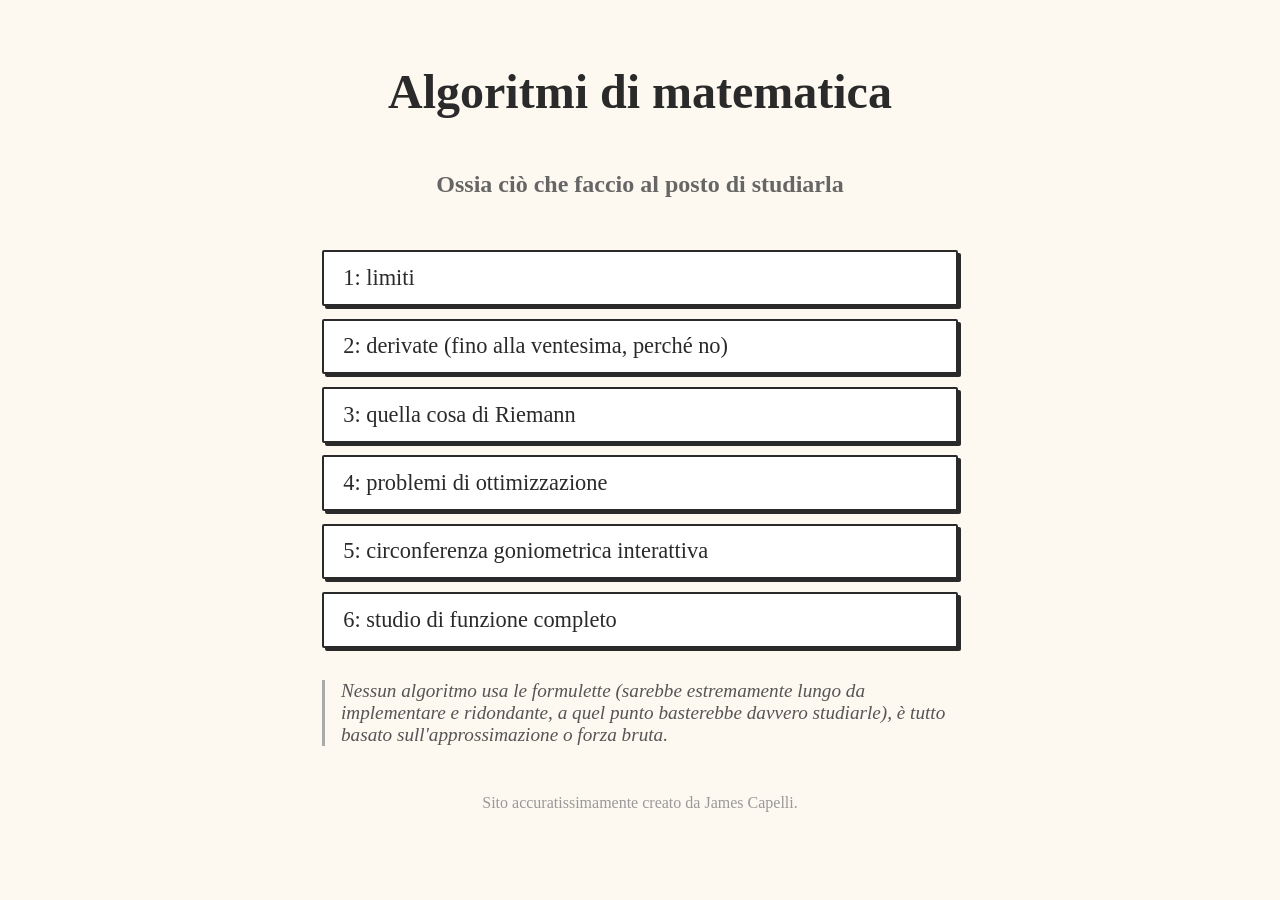
<file: index.html>
<!DOCTYPE html>
<html>
    <head>
        <meta charset="utf-8">
        <meta http-equiv="X-UA-Compatible" content="IE=edge">
        <title>Algoritmi di matematica</title>
        <meta name="description" content="">
        <meta name="viewport" content="width=device-width, initial-scale=1">
        <link rel="stylesheet" href="styles.css">
    </head>
    <body>
        <header>
        <h1>Algoritmi di matematica</h1>
        <h2>Ossia ciò che faccio al posto di studiarla</h2>
        </header>
        <a href="limiti.html" class="box">1: limiti</a>
        <a href="derivate.html" class="box">2: derivate (fino alla ventesima, perché no)</a>
        <a href="integrali.html" class="box">3: quella cosa di Riemann</a>
        <a href="maxmin.html" class="box">4: problemi di ottimizzazione</a>
        <a href="trig.html" class="box">5: circonferenza goniometrica interattiva</a>
        <a href="funzione.html" class="box">6: studio di funzione completo</a>
        <p class="note">Nessun algoritmo usa le formulette (sarebbe estremamente lungo da implementare e ridondante, a quel punto basterebbe davvero studiarle), è tutto basato sull'approssimazione o forza bruta.</p>
        <footer>Sito accuratissimamente creato da James Capelli.</footer>
        <script src="" async defer></script>
    </body>
</html>
</file>
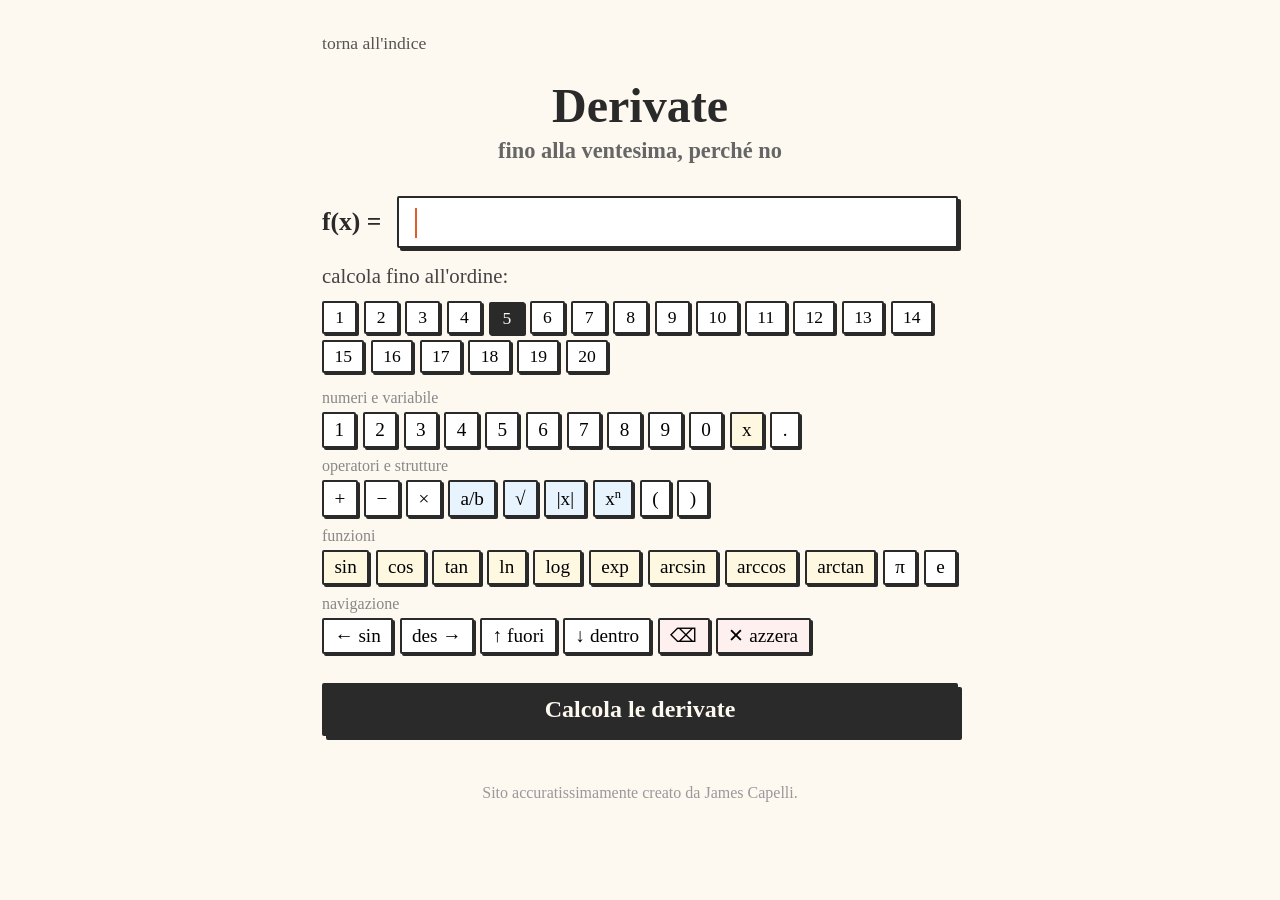
<file: derivate.html>
<!DOCTYPE html>
<html lang="it">
<head>
  <meta charset="utf-8">
  <meta name="viewport" content="width=device-width, initial-scale=1">
  <title>Derivate</title>
  <style>
    *, *::before, *::after { box-sizing: border-box; margin: 0; padding: 0; }

    body {
      font-family: 'Caveat';
      background-color: #fdf8f0;
      color: #2a2a2a;
      max-width: 700px;
      margin: 0 auto;
      padding: 2rem;
      font-size: 1.2rem;
    }

    a.back {
      display: inline-block;
      margin-bottom: 1.5rem;
      text-decoration: none;
      color: #555;
      font-size: 1.1rem;
    }
    a.back:hover { color: #2a2a2a; }

    header { text-align: center; margin-bottom: 2rem; }
    h1 { font-size: 3rem; font-weight: 700; }
    h2 { font-size: 1.4rem; color: #666; margin-top: .3rem; }

    /* ── EDITOR ── */
    .deriv-display {
      display: flex;
      align-items: center;
      gap: 1rem;
      margin: 1.5rem 0 1rem;
      flex-wrap: wrap;
    }

    .d-label {
      font-size: 1.6rem;
      font-weight: 700;
      white-space: nowrap;
    }
    .d-label sup { font-size: .65em; }

    .math-editor-wrap {
      flex: 1;
      min-width: 160px;
      border: 2px solid #2a2a2a;
      border-radius: 2px;
      box-shadow: 3px 3px 0 #2a2a2a;
      background: #fff;
      padding: .5rem .9rem;
      cursor: text;
    }
    #math-display {
      font-size: 1.6rem;
      min-height: 2rem;
      outline: none;
      white-space: nowrap;
      overflow-x: auto;
    }

    /* rendered math structures */
    .m-frac { display:inline-flex;flex-direction:column;align-items:center;vertical-align:middle;margin:0 2px; }
    .m-frac-num { display:inline-block;padding:0 3px;min-width:1em;text-align:center;border-bottom:1.5px solid #2a2a2a; }
    .m-frac-den { display:inline-block;padding:0 3px;min-width:1em;text-align:center; }
    .m-sqrt { display:inline-flex;align-items:center;vertical-align:middle;margin:0 2px; }
    .m-sqrt-sign { font-size:1.4em;line-height:1;margin-right:2px; }
    .m-sqrt-inner { border-top:1.5px solid #2a2a2a;padding:0 3px;min-width:1em; }
    .m-abs { display:inline-flex;align-items:center;vertical-align:middle;margin:0 2px; }
    .m-abs-bar { font-size:1.2em; }
    .m-sup { display:inline-flex;align-items:flex-start;vertical-align:middle; }
    .m-sup-exp { font-size:.65em;line-height:1;margin-top:-.4em;min-width:.6em; }
    .cursor { display:inline-block;width:2px;height:1.2em;background:#e05c2a;vertical-align:middle;animation:blink 1s step-end infinite;margin:0 1px; }
    @keyframes blink { 50%{opacity:0} }

    /* ── ORDINE ── */
    .order-row {
      display: flex;
      align-items: center;
      gap: .8rem;
      margin-bottom: 1rem;
      flex-wrap: wrap;
    }
    .order-label { font-size: 1.3rem; color: #444; }
    .order-btns  { display: flex; gap: .4rem; flex-wrap: wrap; }
    .order-btn {
      font-family: 'Caveat';
      font-size: 1.1rem;
      padding: .25rem .65rem;
      border: 2px solid #2a2a2a;
      border-radius: 2px;
      box-shadow: 2px 2px 0 #2a2a2a;
      background: #fff;
      cursor: pointer;
      transition: background .1s;
      min-width: 2.2rem;
      text-align: center;
    }
    .order-btn:hover { background: #fffbe6; }
    .order-btn.active { background: #2a2a2a; color: #fdf8f0; box-shadow: 1px 1px 0 #2a2a2a; transform: translate(1px,1px); }

    /* ── TASTIERA ── */
    .kb-section { margin-top: 1rem; }
    .kb-label { font-size: 1rem; color: #888; margin: .6rem 0 .3rem; }
    .kb-row { display: flex; flex-wrap: wrap; gap: .4rem; margin-bottom: .3rem; }
    .kb-btn {
      font-family: 'Caveat';
      font-size: 1.2rem;
      padding: .3rem .65rem;
      border: 2px solid #2a2a2a;
      border-radius: 2px;
      box-shadow: 2px 2px 0 #2a2a2a;
      background: #fff;
      cursor: pointer;
      user-select: none;
    }
    .kb-btn:active { transform:translate(1px,1px);box-shadow:1px 1px 0 #2a2a2a;background:#fffbe6; }
    .kb-btn.accent { background: #fff8e1; }
    .kb-btn.struct { background: #e8f4fd; }
    .kb-btn.danger { background: #fff0f0; }
    .kb-btn sup { font-size: .65em; }

    /* ── BOTTONE CALCOLA ── */
    .calc-btn {
      font-family: 'Caveat';
      font-size: 1.5rem;
      font-weight: 700;
      width: 100%;
      margin-top: 1.5rem;
      padding: .7rem;
      border: 2px solid #2a2a2a;
      border-radius: 2px;
      box-shadow: 4px 4px 0 #2a2a2a;
      background: #2a2a2a;
      color: #fdf8f0;
      cursor: pointer;
    }
    .calc-btn:hover { background: #111; }
    .calc-btn:active { transform:translate(2px,2px);box-shadow:2px 2px 0 #2a2a2a; }

    /* ── RISULTATI ── */
    #results { margin-top: 1.5rem; }

    .result-row {
      display: flex;
      align-items: baseline;
      gap: .8rem;
      padding: .7rem 1rem;
      border: 2px solid #2a2a2a;
      border-radius: 2px;
      box-shadow: 3px 3px 0 #2a2a2a;
      background: #fff;
      margin-bottom: .6rem;
      flex-wrap: wrap;
      animation: fadeIn .2s ease;
    }
    @keyframes fadeIn { from{opacity:0;transform:translateY(4px)} to{opacity:1;transform:none} }

    .result-row:nth-child(2n) { background: #fffef8; }

    .result-order {
      font-size: 1rem;
      color: #888;
      white-space: nowrap;
      min-width: 3.5rem;
    }
    .result-expr {
      font-size: 1.35rem;
      word-break: break-word;
      flex: 1;
    }
    .result-expr .m-frac,
    .result-expr .m-sqrt { font-size: 1em; }

    .result-row.highlight {
      background: #fffbe6;
      border-color: #e05c2a;
      box-shadow: 3px 3px 0 #e05c2a;
    }

    .error-box {
      padding: .8rem 1rem;
      border: 2px solid #e05c2a;
      border-radius: 2px;
      background: #fff5f0;
      color: #c0392b;
      font-size: 1.1rem;
    }

    footer { text-align: center; margin-top: 3rem; font-size: 1rem; color: #999; }
  </style>
</head>
<body>

<a href="index.html" class="back">torna all'indice</a>

<header>
  <h1>Derivate</h1>
  <h2>fino alla ventesima, perché no</h2>
</header>

<!-- INPUT -->
<div class="deriv-display">
  <div class="d-label">f(x) =</div>
  <div class="math-editor-wrap" id="editor-wrap">
    <div id="math-display" tabindex="0"></div>
  </div>
</div>

<!-- ORDINE -->
<div class="order-row">
  <span class="order-label">calcola fino all'ordine:</span>
  <div class="order-btns" id="order-btns">
    <!-- generati da JS -->
  </div>
</div>

<!-- TASTIERA -->
<div class="kb-section">
  <div class="kb-label">numeri e variabile</div>
  <div class="kb-row">
    <button class="kb-btn" data-ins="1">1</button>
    <button class="kb-btn" data-ins="2">2</button>
    <button class="kb-btn" data-ins="3">3</button>
    <button class="kb-btn" data-ins="4">4</button>
    <button class="kb-btn" data-ins="5">5</button>
    <button class="kb-btn" data-ins="6">6</button>
    <button class="kb-btn" data-ins="7">7</button>
    <button class="kb-btn" data-ins="8">8</button>
    <button class="kb-btn" data-ins="9">9</button>
    <button class="kb-btn" data-ins="0">0</button>
    <button class="kb-btn accent" data-ins="x">x</button>
    <button class="kb-btn" data-ins=".">.</button>
  </div>

  <div class="kb-label">operatori e strutture</div>
  <div class="kb-row">
    <button class="kb-btn" data-ins="+">+</button>
    <button class="kb-btn" data-ins="-">−</button>
    <button class="kb-btn" data-ins="*">×</button>
    <button class="kb-btn struct" data-struct="frac">a/b</button>
    <button class="kb-btn struct" data-struct="sqrt">√</button>
    <button class="kb-btn struct" data-struct="abs">|x|</button>
    <button class="kb-btn struct" data-struct="sup">x<sup>n</sup></button>
    <button class="kb-btn" data-ins="(">(</button>
    <button class="kb-btn" data-ins=")">)</button>
  </div>

  <div class="kb-label">funzioni</div>
  <div class="kb-row">
    <button class="kb-btn accent" data-ins="sin(">sin</button>
    <button class="kb-btn accent" data-ins="cos(">cos</button>
    <button class="kb-btn accent" data-ins="tan(">tan</button>
    <button class="kb-btn accent" data-ins="ln(">ln</button>
    <button class="kb-btn accent" data-ins="log(">log</button>
    <button class="kb-btn accent" data-ins="exp(">exp</button>
    <button class="kb-btn accent" data-ins="asin(">arcsin</button>
    <button class="kb-btn accent" data-ins="acos(">arccos</button>
    <button class="kb-btn accent" data-ins="atan(">arctan</button>
    <button class="kb-btn" data-ins="π">π</button>
    <button class="kb-btn" data-ins="e">e</button>
  </div>

  <div class="kb-label">navigazione</div>
  <div class="kb-row">
    <button class="kb-btn" data-nav="left">← sin</button>
    <button class="kb-btn" data-nav="right">des →</button>
    <button class="kb-btn" data-nav="up">↑ fuori</button>
    <button class="kb-btn" data-nav="down">↓ dentro</button>
    <button class="kb-btn danger" data-nav="del">⌫</button>
    <button class="kb-btn danger" data-nav="clear">✕ azzera</button>
  </div>
</div>

<button class="calc-btn" id="calc-btn">Calcola le derivate</button>

<div id="results"></div>

<footer>Sito accuratissimamente creato da James Capelli.</footer>

<script>
// ═══════════════════════════════════════════════════════════════
//  MATH EDITOR (identico a limiti.html)
// ═══════════════════════════════════════════════════════════════
function makeSeq(children=[]){return{type:'seq',children};}
function makeFrac(){return{type:'frac',num:makeSeq(),den:makeSeq()};}
function makeSqrt(){return{type:'sqrt',inner:makeSeq()};}
function makeAbs() {return{type:'abs', inner:makeSeq()};}
function makeSup() {return{type:'sup', base:null,exp:makeSeq()};}

let root=makeSeq(), cursorParent=root, cursorIndex=0;
let navStack=[{seq:root,index:0,role:'root'}];

function redraw(){
  const display=document.getElementById('math-display');
  display.innerHTML='';
  const cursorEl=document.createElement('span');
  cursorEl.className='cursor';
  const placeholder={type:'__cursor__'};
  cursorParent.children.splice(cursorIndex,0,placeholder);
  function rw(node){
    if(node===placeholder) return cursorEl;
    if(typeof node==='string'){const s=document.createElement('span');s.textContent=node;return s;}
    if(node.type==='__cursor__') return cursorEl;
    if(node.type==='seq'){const w=document.createElement('span');node.children.forEach(c=>w.appendChild(rw(c)));return w;}
    if(node.type==='frac'){
      const w=document.createElement('span');w.className='m-frac';
      const num=document.createElement('span');num.className='m-frac-num';num.appendChild(rw(node.num));
      const den=document.createElement('span');den.className='m-frac-den';den.appendChild(rw(node.den));
      w.appendChild(num);w.appendChild(den);return w;
    }
    if(node.type==='sqrt'){
      const w=document.createElement('span');w.className='m-sqrt';
      const sg=document.createElement('span');sg.className='m-sqrt-sign';sg.textContent='√';
      const inn=document.createElement('span');inn.className='m-sqrt-inner';inn.appendChild(rw(node.inner));
      w.appendChild(sg);w.appendChild(inn);return w;
    }
    if(node.type==='abs'){
      const w=document.createElement('span');w.className='m-abs';
      const b1=document.createElement('span');b1.className='m-abs-bar';b1.textContent='|';
      const inn=document.createElement('span');inn.appendChild(rw(node.inner));
      const b2=document.createElement('span');b2.className='m-abs-bar';b2.textContent='|';
      w.appendChild(b1);w.appendChild(inn);w.appendChild(b2);return w;
    }
    if(node.type==='sup'){
      const w=document.createElement('span');w.className='m-sup';
      if(node.base) w.appendChild(rw(node.base));
      const exp=document.createElement('span');exp.className='m-sup-exp';exp.appendChild(rw(node.exp));
      w.appendChild(exp);return w;
    }
    return document.createTextNode('?');
  }
  display.appendChild(rw(root));
  cursorParent.children.splice(cursorParent.children.indexOf(placeholder),1);
}

function treeToText(node){
  if(typeof node==='string') return node;
  if(node.type==='seq')  return node.children.map(treeToText).join('');
  if(node.type==='frac') return `(${treeToText(node.num)})/(${treeToText(node.den)})`;
  if(node.type==='sqrt') return `sqrt(${treeToText(node.inner)})`;
  if(node.type==='abs')  return `abs(${treeToText(node.inner)})`;
  if(node.type==='sup')  return `(${node.base?treeToText(node.base):''})^(${treeToText(node.exp)})`;
  return '';
}

function pushLevel(seq,idx,role){navStack.push({seq:cursorParent,index:cursorIndex,role});cursorParent=seq;cursorIndex=idx;}
function popLevel(){if(navStack.length<=1)return false;const p=navStack.pop();cursorParent=p.seq;cursorIndex=p.index;return true;}

function insertText(str){for(const ch of str){cursorParent.children.splice(cursorIndex,0,ch);cursorIndex++;}redraw();}

function insertStruct(type){
  if(type==='frac'){const node=makeFrac();cursorParent.children.splice(cursorIndex,0,node);pushLevel(node.num,0,'frac-num');}
  else if(type==='sqrt'){const node=makeSqrt();cursorParent.children.splice(cursorIndex,0,node);pushLevel(node.inner,0,'sqrt-inner');}
  else if(type==='abs'){const node=makeAbs();cursorParent.children.splice(cursorIndex,0,node);pushLevel(node.inner,0,'abs-inner');}
  else if(type==='sup'){
    const base=cursorIndex>0?cursorParent.children.splice(cursorIndex-1,1)[0]:null;
    if(base)cursorIndex--;
    const node=makeSup();node.base=base;
    cursorParent.children.splice(cursorIndex,0,node);
    pushLevel(node.exp,0,'sup-exp');
  }
  redraw();
}

function navLeft(){if(cursorIndex>0)cursorIndex--;redraw();}
function navRight(){if(cursorIndex<cursorParent.children.length)cursorIndex++;redraw();}
function navUp(){if(!popLevel())return;cursorIndex++;if(cursorIndex>cursorParent.children.length)cursorIndex=cursorParent.children.length;redraw();}
function navDown(){
  const node=cursorParent.children[cursorIndex];
  if(!node||typeof node==='string')return;
  if(node.type==='frac'){
    if(cursorParent===node.num){const top=navStack[navStack.length-1];const fn=top.seq.children[top.index];if(fn&&fn.type==='frac'){pushLevel(fn.den,0,'frac-den');redraw();return;}}
    pushLevel(node.num,0,'frac-num');
  }
  else if(node.type==='sqrt') pushLevel(node.inner,0,'sqrt');
  else if(node.type==='abs')  pushLevel(node.inner,0,'abs');
  else if(node.type==='sup')  pushLevel(node.exp,0,'sup');
  redraw();
}
function doDelete(){if(cursorIndex>0){cursorParent.children.splice(cursorIndex-1,1);cursorIndex--;}else{popLevel();}redraw();}
function doClear(){root=makeSeq();cursorParent=root;cursorIndex=0;navStack=[{seq:root,index:0,role:'root'}];redraw();}

document.getElementById('math-display').addEventListener('keydown',function(e){
  e.preventDefault();
  if(e.key==='ArrowLeft')  navLeft();
  else if(e.key==='ArrowRight') navRight();
  else if(e.key==='ArrowUp')    navUp();
  else if(e.key==='ArrowDown')  navDown();
  else if(e.key==='Backspace')  doDelete();
  else if(e.key==='Escape')     navUp();
  else if(e.key.length===1)     insertText(e.key);
});
document.querySelectorAll('.kb-btn[data-ins]').forEach(b=>b.addEventListener('mousedown',e=>{e.preventDefault();document.getElementById('math-display').focus();insertText(b.dataset.ins);}));
document.querySelectorAll('.kb-btn[data-struct]').forEach(b=>b.addEventListener('mousedown',e=>{e.preventDefault();document.getElementById('math-display').focus();insertStruct(b.dataset.struct);}));
document.querySelectorAll('.kb-btn[data-nav]').forEach(b=>b.addEventListener('mousedown',e=>{
  e.preventDefault();document.getElementById('math-display').focus();
  const n=b.dataset.nav;
  if(n==='left')navLeft();else if(n==='right')navRight();else if(n==='up')navUp();else if(n==='down')navDown();else if(n==='del')doDelete();else if(n==='clear')doClear();
}));
document.getElementById('editor-wrap').addEventListener('click',()=>document.getElementById('math-display').focus());

// ordine buttons
let selectedOrder=5;
const orderContainer=document.getElementById('order-btns');
for(let i=1;i<=20;i++){
  const b=document.createElement('button');
  b.className='order-btn'+(i===selectedOrder?' active':'');
  b.textContent=i;
  b.addEventListener('click',()=>{
    selectedOrder=i;
    document.querySelectorAll('.order-btn').forEach(x=>x.classList.remove('active'));
    b.classList.add('active');
  });
  orderContainer.appendChild(b);
}

redraw();
document.getElementById('math-display').focus();


// ═══════════════════════════════════════════════════════════════
//  MOTORE DI DERIVAZIONE SIMBOLICA
// ═══════════════════════════════════════════════════════════════

// ── Parser ──────────────────────────────────────────────────
class DerivParser {
  constructor(src){this.src=src.replace(/\s+/g,'').replace(/−/g,'-');this.pos=0;}
  peek(){return this.src[this.pos]??'';}
  next(){return this.src[this.pos++];}
  eat(ch){if(this.peek()===ch){this.pos++;return true;}return false;}
  end(){return this.pos>=this.src.length;}
  parse(){const n=this.expr();if(!this.end())throw new Error(`carattere inatteso '${this.peek()}'`);return n;}
  expr(){let n=this.term();while(this.peek()==='+'||this.peek()==='-'){const op=this.next();n={op,l:n,r:this.term()};}return n;}
  term(){let n=this.factor();while(this.peek()==='*'||this.peek()==='/'){const op=this.next();n={op,l:n,r:this.factor()};}return n;}
  factor(){let n=this.unary();while(this.peek()==='^'){this.next();n={op:'^',l:n,r:this.unary()};}return n;}
  unary(){if(this.peek()==='-'){this.next();return{op:'neg',v:this.unary()};}return this.primary();}
  primary(){
    const ch=this.peek();
    if(ch>='0'&&ch<='9'){let s='';while(this.peek()>='0'&&this.peek()<='9'||this.peek()==='.') s+=this.next();return{op:'num',v:parseFloat(s)};}
    if(ch==='x'){this.next();return{op:'var'};}
    if(ch==='π'){this.next();return{op:'num',v:Math.PI};}
    if(ch==='∞'){this.next();return{op:'num',v:Infinity};}
    if(ch==='e'&&!/[a-zA-Z]/.test(this.src[this.pos+1]??'')){this.next();return{op:'num',v:Math.E};}
    for(const f of ['sqrt','asin','acos','atan','abs','sin','cos','tan','exp','ln','log']){
      if(this.src.startsWith(f,this.pos)){this.pos+=f.length;this.eat('(');const arg=this.expr();this.eat(')');return{op:f,v:arg};}
    }
    if(ch==='('){this.next();const n=this.expr();this.eat(')');return n;}
    throw new Error(`token inatteso '${ch}' pos ${this.pos}`);
  }
}

// ── Semplificatore ──────────────────────────────────────────
function S(node){
  if(!node||typeof node!=='object') return node;

  // ricorsione bottom-up sui figli
  const op = node.op;
  const l  = (node.l!=null) ? S(node.l) : undefined;
  const r  = (node.r!=null) ? S(node.r) : undefined;
  const v  = (node.v!=null&&typeof node.v==='object') ? S(node.v) : node.v;

  const Z  = {op:'num',v:0};
  const O  = {op:'num',v:1};
  const isN  = x => x!=null && typeof x==='object' && x.op==='num';
  const val  = x => x.v;
  const isZ  = x => isN(x) && val(x)===0;
  const isO  = x => isN(x) && val(x)===1;
  const isM1 = x => isN(x) && val(x)===-1;

  // ricostruzione sicura
  const rebuild = () => {
    const n={op};
    if(l!==undefined) n.l=l;
    if(r!==undefined) n.r=r;
    if(v!==undefined) n.v=v;
    return n;
  };

  switch(op){
    case 'num': return {op:'num',v:node.v};
    case 'var': return {op:'var'};

    case 'neg':
      if(v==null) return rebuild();
      if(isZ(v))        return Z;
      if(isN(v))        return {op:'num',v:-val(v)};
      if(v.op==='neg')  return v.v;
      return {op:'neg',v};

    case '+':
      if(l==null||r==null) return rebuild();
      if(isN(l)&&isN(r))   return {op:'num',v:val(l)+val(r)};
      if(isZ(l)) return r;
      if(isZ(r)) return l;
      return {op:'+',l,r};

    case '-':
      if(l==null||r==null) return rebuild();
      if(isN(l)&&isN(r))   return {op:'num',v:val(l)-val(r)};
      if(isZ(r)) return l;
      if(isZ(l)) return S({op:'neg',v:r});
      return {op:'-',l,r};

    case '*':
      if(l==null||r==null) return rebuild();
      if(isN(l)&&isN(r))   return {op:'num',v:val(l)*val(r)};
      if(isZ(l)||isZ(r))   return Z;
      if(isO(l))  return r;
      if(isO(r))  return l;
      if(isM1(l)) return S({op:'neg',v:r});
      if(isM1(r)) return S({op:'neg',v:l});
      // costante a sinistra * (costante * qualcosa) → contrai
      if(isN(l)&&r.op==='*'&&isN(r.l)) return S({op:'*',l:{op:'num',v:val(l)*val(r.l)},r:r.r});
      if(isN(l)&&r.op==='*'&&isN(r.r)) return S({op:'*',l:r.l,r:{op:'num',v:val(l)*val(r.r)}});
      if(isN(r)&&l.op==='*'&&isN(l.l)) return S({op:'*',l:{op:'num',v:val(r)*val(l.l)},r:l.r});
      if(isN(r)&&l.op==='*'&&isN(l.r)) return S({op:'*',l:l.l,r:{op:'num',v:val(r)*val(l.r)}});
      return {op:'*',l,r};

    case '/':
      if(l==null||r==null) return rebuild();
      if(isN(l)&&isN(r)&&val(r)!==0) return {op:'num',v:val(l)/val(r)};
      if(isZ(l)) return Z;
      if(isO(r)) return l;
      if(l.op==='neg') return S({op:'neg',v:{op:'/',l:l.v,r}});
      return {op:'/',l,r};

    case '^':
      if(l==null||r==null) return rebuild();
      if(isN(l)&&isN(r)) return {op:'num',v:Math.pow(val(l),val(r))};
      if(isZ(r)) return O;
      if(isO(r)) return l;
      if(isZ(l)) return Z;
      return {op:'^',l,r};

    default: return rebuild();
  }
}

// ── Controlla se un nodo contiene x ─────────────────────────
function hasX(node){
  if(!node||typeof node!=='object') return false;
  if(node.op==='var') return true;
  return hasX(node.l)||hasX(node.r)||hasX(node.v);
}

// ── Derivata simbolica ───────────────────────────────────────
function D(node){
  const Z={op:'num',v:0}, O={op:'num',v:1};
  const add=(a,b)=>S({op:'+',l:a,r:b});
  const sub=(a,b)=>S({op:'-',l:a,r:b});
  const mul=(a,b)=>S({op:'*',l:a,r:b});
  const div=(a,b)=>S({op:'/',l:a,r:b});
  const pow=(a,b)=>S({op:'^',l:a,r:b});
  const neg=(a)  =>S({op:'neg',v:a});
  const num=(v)  =>({op:'num',v});

  switch(node.op){
    case 'num': return Z;
    case 'var': return O;
    case 'neg': return neg(D(node.v));

    case '+': return add(D(node.l), D(node.r));
    case '-': return sub(D(node.l), D(node.r));

    // prodotto: (uv)' = u'v + uv'
    case '*': return add(mul(D(node.l),node.r), mul(node.l,D(node.r)));

    // quoziente: (u/v)' = (u'v - uv') / v²
    case '/': return div(
      sub(mul(D(node.l),node.r), mul(node.l,D(node.r))),
      pow(node.r, num(2))
    );

    // potenza
    case '^': {
      const baseHasX = hasX(node.l);
      const expHasX  = hasX(node.r);
      if(!expHasX){
        // f(x)^n  →  n · f^(n-1) · f'
        return mul(mul(node.r, pow(node.l, sub(node.r,O))), D(node.l));
      }
      if(!baseHasX){
        // a^g(x)  →  a^g · ln(a) · g'
        return mul(mul(node, {op:'ln',v:node.l}), D(node.r));
      }
      // f(x)^g(x) = exp(g·ln(f))  →  f^g · (g'·ln(f) + g·f'/f)
      return mul(node, add(
        mul(D(node.r), {op:'ln',v:node.l}),
        div(mul(node.r, D(node.l)), node.l)
      ));
    }

    // funzioni — regola della catena
    case 'sin':  return mul({op:'cos',v:node.v}, D(node.v));
    case 'cos':  return neg(mul({op:'sin',v:node.v}, D(node.v)));
    case 'tan':  return mul(div(O, pow({op:'cos',v:node.v},num(2))), D(node.v));
    case 'exp':  return mul(node, D(node.v));
    case 'ln':   return mul(div(O, node.v), D(node.v));
    // log₁₀(x)' = 1/(x·ln10) = log₁₀(e)/x — usiamo costante numerica
    case 'log':  return mul(div(num(Math.LOG10E), node.v), D(node.v));
    case 'sqrt': return mul(div(O, mul(num(2),{op:'sqrt',v:node.v})), D(node.v));
    case 'asin': return mul(div(O, {op:'sqrt',v:sub(O, pow(node.v,num(2)))}), D(node.v));
    case 'acos': return neg(mul(div(O,{op:'sqrt',v:sub(O, pow(node.v,num(2)))}), D(node.v)));
    case 'atan': return mul(div(O, add(O, pow(node.v,num(2)))), D(node.v));
    case 'abs':  return mul(div(node.v, node), D(node.v));

    default: return Z;
  }
}

// ── n-esima derivata ─────────────────────────────────────────
function nthDeriv(ast, n){
  let cur=ast;
  for(let i=0;i<n;i++) cur=S(D(cur));
  return cur;
}

// ── AST → stringa leggibile ──────────────────────────────────
function _gcd(a,b){return b===0?a:_gcd(b,a%b);}

function numStr(v){
  if(typeof v!=='number') return '?';
  if(!isFinite(v)) return v>0?'+∞':'-∞';
  if(Math.abs(v-Math.PI)   <1e-8) return 'π';
  if(Math.abs(v-Math.E)    <1e-8) return 'e';
  if(Math.abs(v-Math.LOG10E)<1e-8) return 'log₁₀e';
  const r=Math.round(v);
  if(Math.abs(v-r)<1e-8) return String(r);
  for(let d=2;d<=50;d++) for(let p=-500;p<=500;p++){
    if(p!==0&&_gcd(Math.abs(p),d)===1&&Math.abs(v-p/d)<1e-8) return `${p}/${d}`;
  }
  return parseFloat(v.toPrecision(6)).toString();
}

function astStr(node, prec=0){
  if(!node) return '0';
  switch(node.op){
    case 'num': {
      const s=numStr(node.v);
      // numero negativo in contesto che richiede wrap
      return (node.v<0&&prec>0)?`(${s})`:s;
    }
    case 'var': return 'x';
    case 'neg': {
      const inner=astStr(node.v,3);
      const s=`-${inner}`;
      return prec>2?`(${s})`:s;
    }
    case '+': {
      const s=`${astStr(node.l,1)}+${astStr(node.r,1)}`;
      return prec>1?`(${s})`:s;
    }
    case '-': {
      const s=`${astStr(node.l,1)}-${astStr(node.r,2)}`;
      return prec>1?`(${s})`:s;
    }
    case '*': {
      const ls=astStr(node.l,2), rs=astStr(node.r,2);
      // ometti · quando: numero × (variabile o funzione)
      const rn=node.r.op;
      const implicit=node.l.op==='num'&&(rn==='var'||rn==='sin'||rn==='cos'||rn==='tan'||rn==='ln'||rn==='log'||rn==='exp'||rn==='sqrt'||rn==='abs'||rn==='^'||rn==='asin'||rn==='acos'||rn==='atan');
      const s=implicit?`${ls}${rs}`:`${ls}·${rs}`;
      return prec>2?`(${s})`:s;
    }
    case '/': {
      const ls=astStr(node.l,0), rs=astStr(node.r,0);
      return `(${ls})/(${rs})`;
    }
    case '^': {
      const ls=astStr(node.l,4), rs=astStr(node.r,4);
      return `${ls}^${rs}`;
    }
    case 'sqrt': return `√(${astStr(node.v,0)})`;
    case 'abs':  return `|${astStr(node.v,0)}|`;
    case 'sin':  return `sin(${astStr(node.v,0)})`;
    case 'cos':  return `cos(${astStr(node.v,0)})`;
    case 'tan':  return `tan(${astStr(node.v,0)})`;
    case 'ln':   return `ln(${astStr(node.v,0)})`;
    case 'log':  return `log(${astStr(node.v,0)})`;
    case 'exp':  return `exp(${astStr(node.v,0)})`;
    case 'asin': return `arcsin(${astStr(node.v,0)})`;
    case 'acos': return `arccos(${astStr(node.v,0)})`;
    case 'atan': return `arctan(${astStr(node.v,0)})`;
    default:     return `[${node.op}]`;
  }
}

// ── AST → HTML con strutture visuali ─────────────────────────
// Per le frazioni e le radici usiamo gli stessi elementi CSS dell'editor
function astHTML(node, prec=0){
  if(!node) return '0';

  const wrap=(html,needsWrap)=>needsWrap?`<span style="display:inline">(${html})</span>`:html;

  switch(node.op){
    case 'num': {
      const s=numStr(node.v);
      return (node.v<0&&prec>0)?`(${s})`:s;
    }
    case 'var': return 'x';
    case 'neg': {
      const inner=astHTML(node.v,3);
      const s=`-${inner}`;
      return prec>2?`(${s})`:s;
    }
    case '+': {
      const s=`${astHTML(node.l,1)}+${astHTML(node.r,1)}`;
      return prec>1?`(${s})`:s;
    }
    case '-': {
      const s=`${astHTML(node.l,1)}-${astHTML(node.r,2)}`;
      return prec>1?`(${s})`:s;
    }
    case '*': {
      const ls=astHTML(node.l,2), rs=astHTML(node.r,2);
      const rn=node.r.op;
      const implicit=node.l.op==='num'&&(rn==='var'||rn==='sin'||rn==='cos'||rn==='tan'||rn==='ln'||rn==='log'||rn==='exp'||rn==='sqrt'||rn==='abs'||rn==='^'||rn==='asin'||rn==='acos'||rn==='atan');
      const s=implicit?`${ls}${rs}`:`${ls}·${rs}`;
      return prec>2?`(${s})`:s;
    }
    case '/': {
      const num=astHTML(node.l,0), den=astHTML(node.r,0);
      return `<span class="m-frac"><span class="m-frac-num">${num}</span><span class="m-frac-den">${den}</span></span>`;
    }
    case '^': {
      const base=astHTML(node.l,4);
      const exp=astHTML(node.r,0);
      return `<span class="m-sup">${base}<span class="m-sup-exp">${exp}</span></span>`;
    }
    case 'sqrt': return `<span class="m-sqrt"><span class="m-sqrt-sign">√</span><span class="m-sqrt-inner">${astHTML(node.v,0)}</span></span>`;
    case 'abs':  return `<span class="m-abs"><span class="m-abs-bar">|</span>${astHTML(node.v,0)}<span class="m-abs-bar">|</span></span>`;
    case 'sin':  return `sin(${astHTML(node.v,0)})`;
    case 'cos':  return `cos(${astHTML(node.v,0)})`;
    case 'tan':  return `tan(${astHTML(node.v,0)})`;
    case 'ln':   return `ln(${astHTML(node.v,0)})`;
    case 'log':  return `log(${astHTML(node.v,0)})`;
    case 'exp':  return `exp(${astHTML(node.v,0)})`;
    case 'asin': return `arcsin(${astHTML(node.v,0)})`;
    case 'acos': return `arccos(${astHTML(node.v,0)})`;
    case 'atan': return `arctan(${astHTML(node.v,0)})`;
    default:     return `[${node.op}]`;
  }
}

// ── Ordinal italiano ─────────────────────────────────────────
function ordinal(n){
  const map={1:'prima',2:'seconda',3:'terza',4:'quarta',5:'quinta',
             6:'sesta',7:'settima',8:'ottava',9:'nona',10:'decima',
             11:'undicesima',12:'dodicesima',13:'tredicesima',14:'quattordicesima',
             15:'quindicesima',16:'sedicesima',17:'diciassettesima',
             18:'diciottesima',19:'diciannovesima',20:'ventesima'};
  return map[n]||`${n}ª`;
}

// ═══════════════════════════════════════════════════════════════
//  CALCOLA
// ═══════════════════════════════════════════════════════════════
document.getElementById('calc-btn').addEventListener('click',()=>{
  const expr=treeToText(root).trim();
  if(!expr){alert('Scrivi prima una funzione!');return;}

  const resultsDiv=document.getElementById('results');
  resultsDiv.innerHTML='';

  let ast;
  try{
    ast=new DerivParser(expr).parse();
  }catch(e){
    resultsDiv.innerHTML=`<div class="error-box">Errore di sintassi: ${e.message}</div>`;
    return;
  }

  // calcola le derivate 1..selectedOrder in modo incrementale
  // per non dover ripartire dall'inizio ogni volta
  const derivs=[ast]; // derivs[0]=f, derivs[1]=f', ...
  try{
    for(let i=1;i<=selectedOrder;i++){
      derivs.push(S(D(derivs[i-1])));
    }
  }catch(e){
    resultsDiv.innerHTML=`<div class="error-box">Errore durante la derivazione: ${e.message}</div>`;
    return;
  }

  // mostra f' … f^(n)
  for(let i=1;i<=selectedOrder;i++){
    const d=derivs[i];
    const row=document.createElement('div');
    row.className='result-row'+(i===selectedOrder?' highlight':'');

    const label=document.createElement('div');
    label.className='result-order';
    // apice con HTML per d^n/dx^n
    if(i===1) label.innerHTML=`<i>f'</i>`;
    else if(i===2) label.innerHTML=`<i>f''</i>`;
    else label.innerHTML=`<i>f<sup>(${i})</sup></i>`;

    const expr_div=document.createElement('div');
    expr_div.className='result-expr';
    expr_div.innerHTML='= '+astHTML(d);

    row.appendChild(label);
    row.appendChild(expr_div);
    resultsDiv.appendChild(row);

    // piccolo stagger per effetto visivo
    row.style.animationDelay=`${(i-1)*30}ms`;
  }
});
</script>
</body>
</html>
</file>
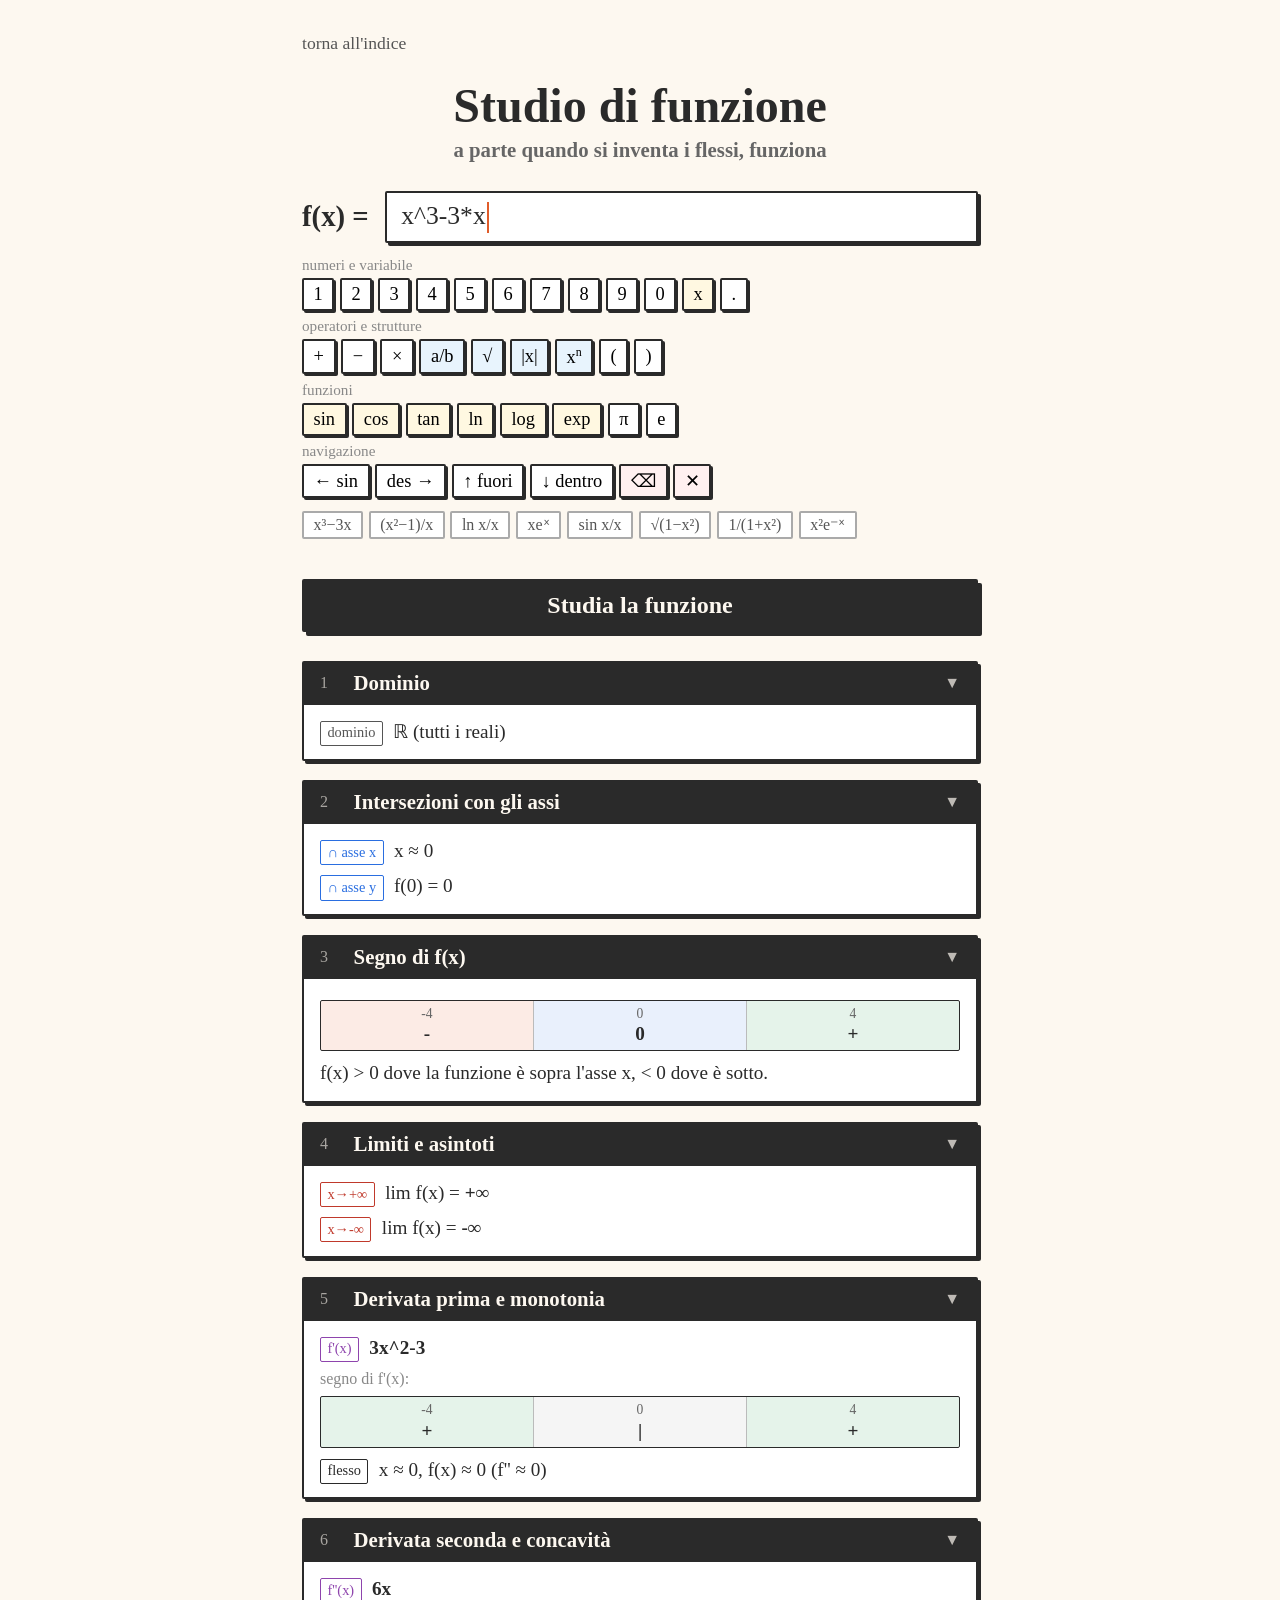
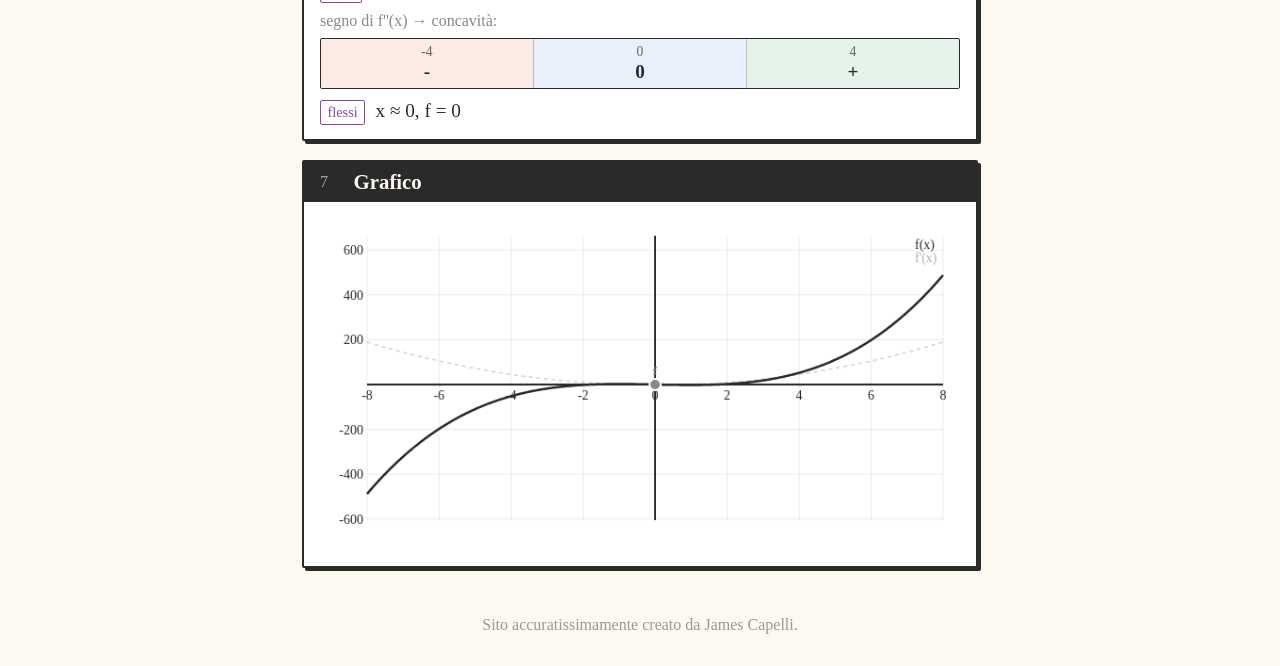
<file: funzione.html>
<!DOCTYPE html>
<html lang="it">
<head>
  <meta charset="utf-8">
  <meta name="viewport" content="width=device-width, initial-scale=1">
  <title>funzioni</title>

  <style>
    *, *::before, *::after { box-sizing: border-box; margin: 0; padding: 0; }

    body {
      font-family: 'Caveat', cursive;
      background: #fdf8f0;
      color: #2a2a2a;
      max-width: 740px;
      margin: 0 auto;
      padding: 2rem;
      font-size: 1.2rem;
    }

    a.back { display:inline-block; margin-bottom:1.5rem; text-decoration:none; color:#555; font-size:1.1rem; }
    a.back:hover { color:#2a2a2a; }

    header { text-align:center; margin-bottom:1.8rem; }
    h1 { font-size:3rem; font-weight:700; }
    h2 { font-size:1.3rem; color:#666; margin-top:.3rem; }

    /* ── EDITOR ── */
    .editor-row {
      display: flex;
      align-items: center;
      gap: 1rem;
      margin-bottom: .8rem;
      flex-wrap: wrap;
    }
    .editor-label { font-size:1.8rem; font-weight:700; white-space:nowrap; }

    .math-editor-wrap {
      flex: 1; min-width: 180px;
      border: 2px solid #2a2a2a; border-radius: 2px;
      box-shadow: 3px 3px 0 #2a2a2a;
      background: #fff;
      padding: .5rem .9rem;
      cursor: text;
    }
    #math-display {
      font-size: 1.6rem; min-height: 2rem;
      outline: none; white-space: nowrap; overflow-x: auto;
    }

    /* math structs */
    .m-frac{display:inline-flex;flex-direction:column;align-items:center;vertical-align:middle;margin:0 2px;}
    .m-frac-num{display:inline-block;padding:0 3px;min-width:1em;text-align:center;border-bottom:1.5px solid #2a2a2a;}
    .m-frac-den{display:inline-block;padding:0 3px;min-width:1em;text-align:center;}
    .m-sqrt{display:inline-flex;align-items:center;vertical-align:middle;margin:0 2px;}
    .m-sqrt-sign{font-size:1.4em;line-height:1;margin-right:2px;}
    .m-sqrt-inner{border-top:1.5px solid #2a2a2a;padding:0 3px;min-width:1em;}
    .m-abs{display:inline-flex;align-items:center;vertical-align:middle;margin:0 2px;}
    .m-abs-bar{font-size:1.2em;}
    .m-sup{display:inline-flex;align-items:flex-start;vertical-align:middle;}
    .m-sup-exp{font-size:.65em;line-height:1;margin-top:-.4em;min-width:.6em;}
    .cursor{display:inline-block;width:2px;height:1.2em;background:#e05c2a;vertical-align:middle;animation:blink 1s step-end infinite;margin:0 1px;}
    @keyframes blink{50%{opacity:0}}

    /* tastiera */
    .kb-section { margin-bottom: .8rem; }
    .kb-label { font-size:.95rem; color:#888; margin:.4rem 0 .25rem; }
    .kb-row { display:flex; flex-wrap:wrap; gap:.35rem; margin-bottom:.25rem; }
    .kb-btn {
      font-family:'Caveat',cursive; font-size:1.15rem;
      padding:.25rem .6rem;
      border:2px solid #2a2a2a; border-radius:2px;
      box-shadow:2px 2px 0 #2a2a2a; background:#fff; cursor:pointer; user-select:none;
    }
    .kb-btn:active{transform:translate(1px,1px);box-shadow:1px 1px 0 #2a2a2a;background:#fffbe6;}
    .kb-btn.accent{background:#fff8e1;}
    .kb-btn.struct{background:#e8f4fd;}
    .kb-btn.danger{background:#fff0f0;}
    .kb-btn sup{font-size:.65em;}

    /* preset */
    .presets{display:flex;gap:.35rem;flex-wrap:wrap;margin-bottom:.8rem;}
    .preset-btn{
      font-family:'Caveat',cursive;font-size:1rem;padding:.15rem .6rem;
      border:2px solid #aaa;border-radius:2px;background:#fff;cursor:pointer;color:#555;
    }
    .preset-btn:hover{border-color:#2a2a2a;color:#2a2a2a;}

    /* calcola */
    .calc-btn {
      font-family:'Caveat',cursive; font-size:1.5rem; font-weight:700;
      width:100%; padding:.7rem; margin-top:.5rem;
      border:2px solid #2a2a2a; border-radius:2px;
      box-shadow:4px 4px 0 #2a2a2a; background:#2a2a2a; color:#fdf8f0; cursor:pointer;
    }
    .calc-btn:hover{background:#111;}
    .calc-btn:active{transform:translate(2px,2px);box-shadow:2px 2px 0 #2a2a2a;}

    .err-msg{color:#c0392b;font-size:1rem;min-height:1.2em;margin-top:.3rem;}

    /* ── SEZIONI RISULTATO ── */
    #output { margin-top: 1.8rem; }

    .section {
      margin-bottom: 1.2rem;
      border: 2px solid #2a2a2a;
      border-radius: 2px;
      box-shadow: 3px 3px 0 #2a2a2a;
      background: #fff;
      overflow: hidden;
      animation: slideIn .3s ease;
    }
    @keyframes slideIn{from{opacity:0;transform:translateY(6px)}to{opacity:1;transform:none}}

    .section-head {
      display: flex;
      align-items: center;
      gap: .7rem;
      padding: .5rem 1rem;
      background: #2a2a2a;
      color: #fdf8f0;
      cursor: pointer;
      user-select: none;
    }
    .section-head:hover { background: #111; }
    .section-num {
      font-size: 1rem;
      opacity: .6;
      min-width: 1.4rem;
    }
    .section-title { font-size: 1.3rem; font-weight: 700; flex: 1; }
    .section-toggle { font-size: 1rem; opacity: .7; }

    .section-body {
      padding: .8rem 1rem;
      border-top: 2px solid #2a2a2a;
    }
    .section-body.collapsed { display: none; }

    /* righe dentro le sezioni */
    .info-line {
      font-size: 1.2rem;
      margin-bottom: .4rem;
      line-height: 1.5;
    }
    .info-line:last-child { margin-bottom: 0; }

    .tag {
      display: inline-block;
      font-size: .9rem;
      padding: .05rem .4rem;
      border: 1.5px solid currentColor;
      border-radius: 2px;
      margin-right: .35rem;
      vertical-align: middle;
    }
    .tag-dom   { color: #555; }
    .tag-zero  { color: #2a6ee0; }
    .tag-max   { color: #e05c2a; }
    .tag-min   { color: #2a6ee0; }
    .tag-inf   { color: #2a9e50; }
    .tag-der   { color: #8e44ad; }
    .tag-lim   { color: #c0392b; }

    /* sign chart */
    .sign-chart {
      display: flex;
      align-items: stretch;
      margin: .5rem 0;
      border: 1.5px solid #2a2a2a;
      border-radius: 2px;
      overflow: hidden;
      font-size: 1.1rem;
    }
    .sign-cell {
      flex: 1;
      text-align: center;
      padding: .3rem .2rem;
      border-right: 1.5px solid #bbb;
      display: flex;
      flex-direction: column;
      align-items: center;
      gap: .1rem;
    }
    .sign-cell:last-child { border-right: none; }
    .sign-cell.pos { background: rgba(42,158,80,.12); }
    .sign-cell.neg { background: rgba(224,92,42,.12); }
    .sign-cell.zero{ background: rgba(42,110,224,.1); }
    .sign-cell.undef{ background: #f5f5f5; }
    .sign-x   { font-size: .85rem; color: #666; }
    .sign-val { font-size: 1.2rem; font-weight:700; }

    /* canvas grafico */
    #canvas-wrap {
      border: none;
      background: #fff;
    }
    #cv { display:block; width:100%; height:auto; }

    footer { text-align:center; margin-top:3rem; font-size:1rem; color:#999; }
  </style>
</head>
<body>

<a href="index.html" class="back">torna all'indice</a>
<header>
  <h1>Studio di funzione</h1>
  <h2>a parte quando si inventa i flessi, funziona</h2>
</header>

<!-- EDITOR -->
<div class="editor-row">
  <div class="editor-label">f(x) =</div>
  <div class="math-editor-wrap" id="editor-wrap">
    <div id="math-display" tabindex="0"></div>
  </div>
</div>

<!-- TASTIERA -->
<div class="kb-section">
  <div class="kb-label">numeri e variabile</div>
  <div class="kb-row">
    <button class="kb-btn" data-ins="1">1</button><button class="kb-btn" data-ins="2">2</button>
    <button class="kb-btn" data-ins="3">3</button><button class="kb-btn" data-ins="4">4</button>
    <button class="kb-btn" data-ins="5">5</button><button class="kb-btn" data-ins="6">6</button>
    <button class="kb-btn" data-ins="7">7</button><button class="kb-btn" data-ins="8">8</button>
    <button class="kb-btn" data-ins="9">9</button><button class="kb-btn" data-ins="0">0</button>
    <button class="kb-btn accent" data-ins="x">x</button>
    <button class="kb-btn" data-ins=".">.</button>
  </div>
  <div class="kb-label">operatori e strutture</div>
  <div class="kb-row">
    <button class="kb-btn" data-ins="+">+</button>
    <button class="kb-btn" data-ins="-">−</button>
    <button class="kb-btn" data-ins="*">×</button>
    <button class="kb-btn struct" data-struct="frac">a/b</button>
    <button class="kb-btn struct" data-struct="sqrt">√</button>
    <button class="kb-btn struct" data-struct="abs">|x|</button>
    <button class="kb-btn struct" data-struct="sup">x<sup>n</sup></button>
    <button class="kb-btn" data-ins="(">(</button>
    <button class="kb-btn" data-ins=")">)</button>
  </div>
  <div class="kb-label">funzioni</div>
  <div class="kb-row">
    <button class="kb-btn accent" data-ins="sin(">sin</button>
    <button class="kb-btn accent" data-ins="cos(">cos</button>
    <button class="kb-btn accent" data-ins="tan(">tan</button>
    <button class="kb-btn accent" data-ins="ln(">ln</button>
    <button class="kb-btn accent" data-ins="log(">log</button>
    <button class="kb-btn accent" data-ins="exp(">exp</button>
    <button class="kb-btn" data-ins="π">π</button>
    <button class="kb-btn" data-ins="e">e</button>
  </div>
  <div class="kb-label">navigazione</div>
  <div class="kb-row">
    <button class="kb-btn" data-nav="left">← sin</button>
    <button class="kb-btn" data-nav="right">des →</button>
    <button class="kb-btn" data-nav="up">↑ fuori</button>
    <button class="kb-btn" data-nav="down">↓ dentro</button>
    <button class="kb-btn danger" data-nav="del">⌫</button>
    <button class="kb-btn danger" data-nav="clear">✕</button>
  </div>
</div>

<div class="presets" id="presets"></div>
<div class="err-msg" id="err"></div>
<button class="calc-btn" id="calc-btn">Studia la funzione</button>

<div id="output"></div>

<footer>Sito accuratissimamente creato da James Capelli.</footer>

<script>
// ═══════════════════════════════════════════════════════════
//  MATH EDITOR
// ═══════════════════════════════════════════════════════════
function makeSeq(c=[]){return{type:'seq',children:c};}
function makeFrac(){return{type:'frac',num:makeSeq(),den:makeSeq()};}
function makeSqrt(){return{type:'sqrt',inner:makeSeq()};}
function makeAbs(){return{type:'abs',inner:makeSeq()};}
function makeSup(){return{type:'sup',base:null,exp:makeSeq()};}

let root=makeSeq(),curP=root,curI=0;
let navStack=[{seq:root,index:0,role:'root'}];

function redraw(){
  const disp=document.getElementById('math-display');
  disp.innerHTML='';
  const cur=document.createElement('span');cur.className='cursor';
  const ph={type:'__cursor__'};
  curP.children.splice(curI,0,ph);
  function rw(n){
    if(n===ph)return cur;
    if(typeof n==='string'){const s=document.createElement('span');s.textContent=n;return s;}
    if(n.type==='__cursor__')return cur;
    if(n.type==='seq'){const w=document.createElement('span');n.children.forEach(c=>w.appendChild(rw(c)));return w;}
    if(n.type==='frac'){
      const w=document.createElement('span');w.className='m-frac';
      const nm=document.createElement('span');nm.className='m-frac-num';nm.appendChild(rw(n.num));
      const dn=document.createElement('span');dn.className='m-frac-den';dn.appendChild(rw(n.den));
      w.appendChild(nm);w.appendChild(dn);return w;
    }
    if(n.type==='sqrt'){
      const w=document.createElement('span');w.className='m-sqrt';
      const sg=document.createElement('span');sg.className='m-sqrt-sign';sg.textContent='√';
      const inn=document.createElement('span');inn.className='m-sqrt-inner';inn.appendChild(rw(n.inner));
      w.appendChild(sg);w.appendChild(inn);return w;
    }
    if(n.type==='abs'){
      const w=document.createElement('span');w.className='m-abs';
      const b1=document.createElement('span');b1.className='m-abs-bar';b1.textContent='|';
      const inn=document.createElement('span');inn.appendChild(rw(n.inner));
      const b2=document.createElement('span');b2.className='m-abs-bar';b2.textContent='|';
      w.appendChild(b1);w.appendChild(inn);w.appendChild(b2);return w;
    }
    if(n.type==='sup'){
      const w=document.createElement('span');w.className='m-sup';
      if(n.base)w.appendChild(rw(n.base));
      const ex=document.createElement('span');ex.className='m-sup-exp';ex.appendChild(rw(n.exp));
      w.appendChild(ex);return w;
    }
    return document.createTextNode('?');
  }
  disp.appendChild(rw(root));
  curP.children.splice(curP.children.indexOf(ph),1);
}

function treeToText(n){
  if(typeof n==='string')return n;
  if(n.type==='seq')return n.children.map(treeToText).join('');
  if(n.type==='frac')return`(${treeToText(n.num)})/(${treeToText(n.den)})`;
  if(n.type==='sqrt')return`sqrt(${treeToText(n.inner)})`;
  if(n.type==='abs') return`abs(${treeToText(n.inner)})`;
  if(n.type==='sup') return`(${n.base?treeToText(n.base):''})^(${treeToText(n.exp)})`;
  return'';
}

function pushL(seq,idx,role){navStack.push({seq:curP,index:curI,role});curP=seq;curI=idx;}
function popL(){if(navStack.length<=1)return false;const p=navStack.pop();curP=p.seq;curI=p.index;return true;}
function insText(s){for(const c of s){curP.children.splice(curI,0,c);curI++;}redraw();}
function insStruct(t){
  if(t==='frac'){const n=makeFrac();curP.children.splice(curI,0,n);pushL(n.num,0,'frac-num');}
  else if(t==='sqrt'){const n=makeSqrt();curP.children.splice(curI,0,n);pushL(n.inner,0,'sqrt');}
  else if(t==='abs'){const n=makeAbs();curP.children.splice(curI,0,n);pushL(n.inner,0,'abs');}
  else if(t==='sup'){
    const base=curI>0?curP.children.splice(curI-1,1)[0]:null;
    if(base)curI--;
    const n=makeSup();n.base=base;curP.children.splice(curI,0,n);pushL(n.exp,0,'sup');
  }
  redraw();
}
function navL(){if(curI>0)curI--;redraw();}
function navR(){if(curI<curP.children.length)curI++;redraw();}
function navU(){
  // Controlla se siamo dentro il denominatore
  let last = navStack[navStack.length - 1];
  if (last && last.role === 'frac-den') {
    let frac = last.seq.children[last.index];
    last.role = 'frac-num';
    curP = frac.num;
    curI = 0; 
    redraw();
    return;
  }

  // Comportamento originale: esce dalla struttura attuale
  if (!popL()) return;
  curI++;
  if (curI > curP.children.length) curI = curP.children.length;
  redraw();
}
function navD(){
  // Controlla se siamo dentro il numeratore di una frazione
  let last = navStack[navStack.length - 1];
  if (last && last.role === 'frac-num') {
    // Troviamo l'oggetto frazione nel genitore
    let frac = last.seq.children[last.index];
    // Cambiamo il ruolo dello stack a denominatore e spostiamo il cursore
    last.role = 'frac-den';
    curP = frac.den;
    curI = 0; // o frac.den.children.length se preferisci andare alla fine
    redraw();
    return;
  }

  // Comportamento originale: entra in una struttura se il cursore è su di essa
  const n = curP.children[curI];
  if (!n || typeof n === 'string') return;
  if (n.type === 'frac') pushL(n.num, 0, 'frac-num');
  else if (n.type === 'sqrt') pushL(n.inner, 0, 'sqrt');
  else if (n.type === 'abs') pushL(n.inner, 0, 'abs');
  else if (n.type === 'sup') pushL(n.exp, 0, 'sup');
  redraw();
}
function doDel(){if(curI>0){curP.children.splice(curI-1,1);curI--;}else popL();redraw();}
function doClear(){root=makeSeq();curP=root;curI=0;navStack=[{seq:root,index:0,role:'root'}];redraw();}

document.getElementById('math-display').addEventListener('keydown',function(e){
  e.preventDefault();
  if(e.key==='ArrowLeft')navL();
  else if(e.key==='ArrowRight')navR();
  else if(e.key==='ArrowUp')navU();
  else if(e.key==='ArrowDown')navD();
  else if(e.key==='Backspace')doDel();
  else if(e.key==='Escape')navU();
  else if(e.key==='Enter')document.getElementById('calc-btn').click();
  else if(e.key.length===1)insText(e.key);
});
document.querySelectorAll('.kb-btn[data-ins]').forEach(b=>b.addEventListener('mousedown',e=>{e.preventDefault();document.getElementById('math-display').focus();insText(b.dataset.ins);}));
document.querySelectorAll('.kb-btn[data-struct]').forEach(b=>b.addEventListener('mousedown',e=>{e.preventDefault();document.getElementById('math-display').focus();insStruct(b.dataset.struct);}));
document.querySelectorAll('.kb-btn[data-nav]').forEach(b=>b.addEventListener('mousedown',e=>{
  e.preventDefault();document.getElementById('math-display').focus();
  const v=b.dataset.nav;
  if(v==='left')navL();else if(v==='right')navR();else if(v==='up')navU();else if(v==='down')navD();else if(v==='del')doDel();else if(v==='clear')doClear();
}));
document.getElementById('editor-wrap').addEventListener('click',()=>document.getElementById('math-display').focus());
redraw();
document.getElementById('math-display').focus();

// ═══════════════════════════════════════════════════════════
//  PARSER + EVAL
// ═══════════════════════════════════════════════════════════
class FP {
  constructor(s){this.s=s.replace(/\s+/g,'').replace(/−/g,'-');this.i=0;}
  pk(){return this.s[this.i]??'';}
  nx(){return this.s[this.i++];}
  eat(c){if(this.pk()===c){this.i++;return true;}return false;}
  end(){return this.i>=this.s.length;}
  parse(){const n=this.expr();if(!this.end())throw new Error(`inatteso '${this.pk()}'`);return n;}
  expr(){let n=this.term();while(this.pk()==='+'||this.pk()==='-'){const op=this.nx();n={op,l:n,r:this.term()};}return n;}
  term(){let n=this.fact();while(this.pk()==='*'||this.pk()==='/'){const op=this.nx();n={op,l:n,r:this.fact()};}return n;}
  fact(){let n=this.una();while(this.pk()==='^'){this.nx();n={op:'^',l:n,r:this.una()};}return n;}
  una(){if(this.pk()==='-'){this.nx();return{op:'neg',v:this.una()};}return this.prim();}
  prim(){
    const c=this.pk();
    if(c>='0'&&c<='9'){let s='';while(this.pk()>='0'&&this.pk()<='9'||this.pk()==='.') s+=this.nx();return{op:'num',v:parseFloat(s)};}
    if(c==='x'){this.nx();return{op:'var'};}
    if(c==='π'){this.nx();return{op:'num',v:Math.PI};}
    if(c==='e'&&!/[a-zA-Z]/.test(this.s[this.i+1]??'')){this.nx();return{op:'num',v:Math.E};}
    for(const f of ['sqrt','asin','acos','atan','abs','sin','cos','tan','exp','ln','log']){
      if(this.s.startsWith(f,this.i)){this.i+=f.length;this.eat('(');const a=this.expr();this.eat(')');return{op:f,v:a};}
    }
    if(c==='('){this.nx();const n=this.expr();this.eat(')');return n;}
    throw new Error(`token '${c}'`);
  }
}

function ev(node,x){
  switch(node.op){
    case 'num':return node.v; case 'var':return x; case 'neg':return -ev(node.v,x);
    case '+':return ev(node.l,x)+ev(node.r,x); case '-':return ev(node.l,x)-ev(node.r,x);
    case '*':return ev(node.l,x)*ev(node.r,x);
    case '/':{ const d=ev(node.r,x);return d===0?NaN:ev(node.l,x)/d; }
    case '^':{ const b=ev(node.l,x),e=ev(node.r,x);if(b===0&&e===0)return NaN;if(b<0&&!Number.isInteger(e))return NaN;return Math.pow(b,e); }
    case 'sqrt':{const v=ev(node.v,x);return v<0?NaN:Math.sqrt(v);}
    case 'abs':return Math.abs(ev(node.v,x));
    case 'sin':return Math.sin(ev(node.v,x)); case 'cos':return Math.cos(ev(node.v,x));
    case 'tan':return Math.tan(ev(node.v,x)); case 'exp':return Math.exp(ev(node.v,x));
    case 'ln':{const v=ev(node.v,x);return v<=0?NaN:Math.log(v);}
    case 'log':{const v=ev(node.v,x);return v<=0?NaN:Math.log10(v);}
    case 'asin':return Math.asin(ev(node.v,x)); case 'acos':return Math.acos(ev(node.v,x));
    case 'atan':return Math.atan(ev(node.v,x));
    default:return NaN;
  }
}

// ═══════════════════════════════════════════════════════════
//  SEMPLIFICATORE + DERIVATA SIMBOLICA
// ═══════════════════════════════════════════════════════════
function S(node){
  if(!node||typeof node!=='object')return node;
  const op=node.op;
  const l=(node.l!=null)?S(node.l):undefined;
  const r=(node.r!=null)?S(node.r):undefined;
  const v=(node.v!=null&&typeof node.v==='object')?S(node.v):node.v;
  const Z={op:'num',v:0},O={op:'num',v:1};
  const isN=x=>x!=null&&typeof x==='object'&&x.op==='num';
  const val=x=>x.v;
  const isZ=x=>isN(x)&&val(x)===0,isO=x=>isN(x)&&val(x)===1,isM1=x=>isN(x)&&val(x)===-1;
  const rb=()=>{const n={op};if(l!==undefined)n.l=l;if(r!==undefined)n.r=r;if(v!==undefined)n.v=v;return n;};
  switch(op){
    case 'num':return{op:'num',v:node.v}; case 'var':return{op:'var'};
    case 'neg':
      if(!v)return rb();
      if(isZ(v))return Z; if(isN(v))return{op:'num',v:-val(v)};
      if(v.op==='neg')return v.v; return{op:'neg',v};
    case '+':
      if(!l||!r)return rb();
      if(isN(l)&&isN(r))return{op:'num',v:val(l)+val(r)};
      if(isZ(l))return r; if(isZ(r))return l; return{op:'+',l,r};
    case '-':
      if(!l||!r)return rb();
      if(isN(l)&&isN(r))return{op:'num',v:val(l)-val(r)};
      if(isZ(r))return l; if(isZ(l))return S({op:'neg',v:r}); return{op:'-',l,r};
    case '*':
      if(!l||!r)return rb();
      if(isN(l)&&isN(r))return{op:'num',v:val(l)*val(r)};
      if(isZ(l)||isZ(r))return Z; if(isO(l))return r; if(isO(r))return l;
      if(isM1(l))return S({op:'neg',v:r}); if(isM1(r))return S({op:'neg',v:l});
      if(isN(l)&&r.op==='*'&&isN(r.l))return S({op:'*',l:{op:'num',v:val(l)*val(r.l)},r:r.r});
      if(isN(l)&&r.op==='*'&&isN(r.r))return S({op:'*',l:r.l,r:{op:'num',v:val(l)*val(r.r)}});
      if(isN(r)&&l.op==='*'&&isN(l.l))return S({op:'*',l:{op:'num',v:val(r)*val(l.l)},r:l.r});
      if(isN(r)&&l.op==='*'&&isN(l.r))return S({op:'*',l:l.l,r:{op:'num',v:val(r)*val(l.r)}});
      return{op:'*',l,r};
    case '/':
      if(!l||!r)return rb();
      if(isN(l)&&isN(r)&&val(r)!==0)return{op:'num',v:val(l)/val(r)};
      if(isZ(l))return Z; if(isO(r))return l;
      if(l.op==='neg')return S({op:'neg',v:{op:'/',l:l.v,r}}); return{op:'/',l,r};
    case '^':
      if(!l||!r)return rb();
      if(isN(l)&&isN(r))return{op:'num',v:Math.pow(val(l),val(r))};
      if(isZ(r))return O; if(isO(r))return l; if(isZ(l))return Z; return{op:'^',l,r};
    default:return rb();
  }
}

function hasX(n){if(!n||typeof n!=='object')return false;if(n.op==='var')return true;return hasX(n.l)||hasX(n.r)||hasX(n.v);}

function D(node){
  const Z={op:'num',v:0},O={op:'num',v:1};
  const add=(a,b)=>S({op:'+',l:a,r:b}), sub=(a,b)=>S({op:'-',l:a,r:b});
  const mul=(a,b)=>S({op:'*',l:a,r:b}), div=(a,b)=>S({op:'/',l:a,r:b});
  const pow=(a,b)=>S({op:'^',l:a,r:b}), neg=(a)=>S({op:'neg',v:a});
  const num=(v)=>({op:'num',v});
  switch(node.op){
    case 'num':return Z; case 'var':return O;
    case 'neg':return neg(D(node.v));
    case '+':return add(D(node.l),D(node.r)); case '-':return sub(D(node.l),D(node.r));
    case '*':return add(mul(D(node.l),node.r),mul(node.l,D(node.r)));
    case '/':return div(sub(mul(D(node.l),node.r),mul(node.l,D(node.r))),pow(node.r,num(2)));
    case '^':{
      if(!hasX(node.r))return mul(mul(node.r,pow(node.l,sub(node.r,O))),D(node.l));
      if(!hasX(node.l))return mul(mul(node,{op:'ln',v:node.l}),D(node.r));
      return mul(node,add(mul(D(node.r),{op:'ln',v:node.l}),div(mul(node.r,D(node.l)),node.l)));
    }
    case 'sin':return mul({op:'cos',v:node.v},D(node.v));
    case 'cos':return neg(mul({op:'sin',v:node.v},D(node.v)));
    case 'tan':return mul(div(O,pow({op:'cos',v:node.v},num(2))),D(node.v));
    case 'exp':return mul(node,D(node.v));
    case 'ln':return mul(div(O,node.v),D(node.v));
    case 'log':return mul(div(num(Math.LOG10E),node.v),D(node.v));
    case 'sqrt':return mul(div(O,mul(num(2),{op:'sqrt',v:node.v})),D(node.v));
    case 'asin':return mul(div(O,{op:'sqrt',v:sub(O,pow(node.v,num(2)))}),D(node.v));
    case 'acos':return neg(mul(div(O,{op:'sqrt',v:sub(O,pow(node.v,num(2)))}),D(node.v)));
    case 'atan':return mul(div(O,add(O,pow(node.v,num(2)))),D(node.v));
    case 'abs':return mul(div(node.v,node),D(node.v));
    default:return Z;
  }
}

// ═══════════════════════════════════════════════════════════
//  FORMATO AST → STRINGA
// ═══════════════════════════════════════════════════════════
function _gcd(a,b){return b===0?a:_gcd(b,a%b);}
function numStr(v){
  if(!isFinite(v))return v>0?'+∞':'-∞';
  if(Math.abs(v-Math.PI)<1e-7)return'π'; if(Math.abs(v-Math.E)<1e-7)return'e';
  if(Math.abs(v-Math.LOG10E)<1e-7)return'log₁₀e';
  const r=Math.round(v); if(Math.abs(v-r)<1e-7)return String(r);
  for(let d=2;d<=30;d++)for(let p=-200;p<=200;p++){if(p!==0&&_gcd(Math.abs(p),d)===1&&Math.abs(v-p/d)<1e-7)return`${p}/${d}`;}
  return parseFloat(v.toPrecision(5)).toString();
}
function astStr(node,prec=0){
  if(!node)return'0';
  switch(node.op){
    case 'num':{const s=numStr(node.v);return(node.v<0&&prec>0)?`(${s})`:s;}
    case 'var':return'x';
    case 'neg':{const s=`-${astStr(node.v,3)}`;return prec>2?`(${s})`:s;}
    case '+':{const s=`${astStr(node.l,1)}+${astStr(node.r,1)}`;return prec>1?`(${s})`:s;}
    case '-':{const s=`${astStr(node.l,1)}-${astStr(node.r,2)}`;return prec>1?`(${s})`:s;}
    case '*':{
      const ls=astStr(node.l,2),rs=astStr(node.r,2);
      const rn=node.r.op;
      const imp=node.l.op==='num'&&(rn==='var'||rn==='sin'||rn==='cos'||rn==='tan'||rn==='ln'||rn==='exp'||rn==='sqrt'||rn==='^'||rn==='abs'||rn==='log'||rn==='asin'||rn==='acos'||rn==='atan');
      const s=imp?`${ls}${rs}`:`${ls}·${rs}`;
      return prec>2?`(${s})`:s;
    }
    case '/':return`(${astStr(node.l,0)})/(${astStr(node.r,0)})`;
    case '^':{const ls=astStr(node.l,4),rs=astStr(node.r,4);return`${ls}^${rs}`;}
    case 'sqrt':return`√(${astStr(node.v,0)})`;
    case 'abs':return`|${astStr(node.v,0)}|`;
    case 'sin':return`sin(${astStr(node.v,0)})`; case 'cos':return`cos(${astStr(node.v,0)})`;
    case 'tan':return`tan(${astStr(node.v,0)})`; case 'ln':return`ln(${astStr(node.v,0)})`;
    case 'log':return`log(${astStr(node.v,0)})`; case 'exp':return`exp(${astStr(node.v,0)})`;
    case 'asin':return`arcsin(${astStr(node.v,0)})`; case 'acos':return`arccos(${astStr(node.v,0)})`;
    case 'atan':return`arctan(${astStr(node.v,0)})`;
    default:return`[${node.op}]`;
  }
}

// ═══════════════════════════════════════════════════════════
//  MOTORI NUMERICI
// ═══════════════════════════════════════════════════════════
function numDeriv(f,x,h=1e-7){return(f(x+h)-f(x-h))/(2*h);}
function numDeriv2(f,x,h=1e-5){return(f(x+h)-2*f(x)+f(x-h))/(h*h);}

// limite numerico (da motore limiti.html)
function approach(f,a,side){
  if(!isFinite(a)){const s=a>0?1:-1;return Array.from({length:14},(_,k)=>s*Math.pow(10,k+1)).map(f);}
  return Array.from({length:7},(_,k)=>a+side*Math.pow(10,-(k+1))).map(f);
}
function classifySeq(vals){
  const fin=vals.filter(v=>Number.isFinite(v));
  const iP=vals.filter(v=>v===Infinity).length, iN=vals.filter(v=>v===-Infinity).length;
  if(iP+iN>=Math.max(2,vals.length*.4)){return iP>iN?{t:'inf',s:1}:iN>iP?{t:'inf',s:-1}:{t:'osc'};}
  if(fin.length<2)return{t:'nan'};
  const w=fin.length>=5?fin.slice(1,fin.length-1):fin;
  const avg=w.reduce((s,v)=>s+v,0)/w.length;
  const sp=Math.max(...w.map(v=>Math.abs(v-avg)));
  if(sp<1e-3*(1+Math.abs(avg)))return{t:'fin',v:avg};
  const diffs=fin.slice(1).map((v,i)=>v-fin[i]);
  const allUp=diffs.every(d=>d>=-1e-9),allDn=diffs.every(d=>d<=1e-9);
  if(allUp&&fin[fin.length-1]>fin[0])return{t:'inf',s:1};
  if(allDn&&fin[fin.length-1]<fin[0])return{t:'inf',s:-1};
  if(Math.max(...w)-Math.min(...w)>0.3*(1+Math.abs(avg))&&!allUp&&!allDn)return{t:'osc'};
  return{t:'unk'};
}
function limitAt(f,a){
  if(isFinite(a)){
    const d=f(a);
    if(Number.isFinite(d))return{t:'fin',v:d};
  }
  const clR=classifySeq(approach(f,a,+1));
  if(!isFinite(a))return clR;
  const clL=classifySeq(approach(f,a,-1));
  if(clL.t==='nan'&&clR.t==='nan')return{t:'nan'};
  if(clL.t==='nan')return clR;
  if(clR.t==='nan')return clL;
  if(clL.t==='fin'&&clR.t==='fin'){
    if(Math.abs(clL.v-clR.v)<5e-3*(1+Math.abs(clL.v)+Math.abs(clR.v)))return{t:'fin',v:(clL.v+clR.v)/2};
    return{t:'jump',l:clL.v,r:clR.v};
  }
  if(clL.t==='inf'&&clR.t==='inf'&&clL.s===clR.s)return{t:'inf',s:clL.s};
  return{t:'jump',l:clL,r:clR};
}
function fmtLim(cl){
  if(!cl)return'?';
  if(cl.t==='fin')return numStr(cl.v);
  if(cl.t==='inf')return cl.s>0?'+∞':'-∞';
  if(cl.t==='jump')return`${typeof cl.l==='object'&&cl.l.t?fmtLim(cl.l):numStr(cl.l)} / ${typeof cl.r==='object'&&cl.r.t?fmtLim(cl.r):numStr(cl.r)}`;
  if(cl.t==='osc')return'∄ (oscilla)';
  if(cl.t==='nan')return'non def.';
  return'?';
}

// trova zeri con bisezione
function findZeros(f,a,b,N=2000){
  const dx=(b-a)/N; const pts=[];
  for(let i=0;i<N;i++){
    const x0=a+i*dx,x1=x0+dx;
    const y0=f(x0),y1=f(x1);
    if(!isFinite(y0)||!isFinite(y1))continue;
    if(Math.sign(y0)!==Math.sign(y1)){
      let lo=x0,hi=x1;
      for(let j=0;j<50;j++){const m=(lo+hi)/2;if(Math.sign(f(m))===Math.sign(f(lo)))lo=m;else hi=m;}
      const xz=(lo+hi)/2;
      if(!pts.some(p=>Math.abs(p-xz)<dx*2))pts.push(xz);
    } else if(Math.abs(y0)<1e-9){
      if(!pts.some(p=>Math.abs(p-x0)<dx*2))pts.push(x0);
    }
  }
  return pts;
}

// trova discontinuità / bordi dominio
function findDomainHoles(f,a,b,N=2000){
  const dx=(b-a)/N; const holes=[];
  let wasOk=isFinite(f(a+dx*.5));
  for(let i=1;i<=N;i++){
    const x=a+i*dx;
    const ok=isFinite(f(x));
    if(ok!==wasOk){
      // bordo
      let lo=x-dx,hi=x;
      for(let j=0;j<30;j++){const m=(lo+hi)/2;if(isFinite(f(m))===wasOk)lo=m;else hi=m;}
      const xh=(lo+hi)/2;
      if(!holes.some(h=>Math.abs(h-xh)<dx*2))holes.push(xh);
    }
    wasOk=ok;
  }
  return holes;
}

function numStr2(v,dec=4){
  if(!isFinite(v))return v>0?'+∞':'-∞';
  return Math.round(v*Math.pow(10,dec))/Math.pow(10,dec)+'';
}

// ═══════════════════════════════════════════════════════════
//  ANALISI DOMINIO
// ═══════════════════════════════════════════════════════════
function detectDomainIssues(ast){
  // scansiona l'albero per trovare radici (argomento ≥ 0) e log (argomento > 0)
  // e divisioni (denominatore ≠ 0)
  const issues=[];
  function walk(n){
    if(!n||typeof n!=='object')return;
    if(n.op==='sqrt'&&hasX(n.v)) issues.push({type:'sqrt',sub:n.v});
    if((n.op==='ln'||n.op==='log')&&hasX(n.v)) issues.push({type:'log',sub:n.v});
    if(n.op==='/'&&hasX(n.r)) issues.push({type:'div',sub:n.r});
    walk(n.l);walk(n.r);walk(n.v);
  }
  walk(ast);
  return issues;
}

function describeDomain(issues,domainBounds){
  if(issues.length===0)return'ℝ  (tutti i reali)';
  const parts=issues.map(iss=>{
    if(iss.type==='sqrt')return`√: argomento ${astStr(iss.sub)} ≥ 0`;
    if(iss.type==='log') return`ln/log: argomento ${astStr(iss.sub)} > 0`;
    if(iss.type==='div') return`denominatore ${astStr(iss.sub)} ≠ 0`;
    return'?';
  });
  return parts.join('  •  ');
}

// ═══════════════════════════════════════════════════════════
//  CANVAS GRAFICO
// ═══════════════════════════════════════════════════════════
const W=680,H=360;
const PAD={top:22,right:18,bottom:36,left:50};

function niceStep(range,ticks){
  const r=range/ticks,m=Math.pow(10,Math.floor(Math.log10(r))),n=r/m;
  return(n<1.5?1:n<3?2:n<7?5:10)*m;
}
function fmtTick(v){
  if(Math.abs(v-Math.PI)<.01)return'π';if(Math.abs(v+Math.PI)<.01)return'-π';
  if(Math.abs(v-2*Math.PI)<.01)return'2π';
  const r=Math.round(v*100)/100;return String(r);
}

function drawGraph(f,df,d2f,zeros,criticals,domHoles,viewA,viewB){
  const cv=document.getElementById('cv');
  const ctx=cv.getContext('2d');
  const pw=W-PAD.left-PAD.right, ph=H-PAD.top-PAD.bottom;

  // campiona y per range
  const ys=[];
  for(let i=0;i<=800;i++){const x=viewA+(viewB-viewA)*i/800;const y=f(x);if(isFinite(y))ys.push(y);}
  criticals.forEach(c=>{if(isFinite(c.y))ys.push(c.y);});
  if(!ys.length){ctx.clearRect(0,0,W,H);return;}

  let ymin=Math.min(...ys),ymax=Math.max(...ys);
  const yr=ymax-ymin||1;
  ymin-=yr*.12;ymax+=yr*.18;
  if(ymin>-yr*.05)ymin=Math.min(ymin,-yr*.05);
  if(ymax<yr*.05) ymax=Math.max(ymax,yr*.05);

  const px=x=>PAD.left+(x-viewA)/(viewB-viewA)*pw;
  const py=y=>PAD.top+(1-(y-ymin)/(ymax-ymin))*ph;
  const y0=Math.max(PAD.top,Math.min(PAD.top+ph,py(0)));

  ctx.clearRect(0,0,W,H);
  ctx.fillStyle='#fff';ctx.fillRect(0,0,W,H);

  // griglia
  ctx.strokeStyle='#eeebe4';ctx.lineWidth=1;
  const xs=niceStep(viewB-viewA,6),xst=Math.ceil(viewA/xs)*xs;
  for(let x=xst;x<=viewB+xs*.01;x+=xs){ctx.beginPath();ctx.moveTo(px(x),PAD.top);ctx.lineTo(px(x),PAD.top+ph);ctx.stroke();}
  const ys2=niceStep(ymax-ymin,5);
  const ystStart=Math.ceil(ymin/ys2)*ys2;
  for(let y=ystStart;y<=ymax+ys2*.01;y+=ys2){ctx.beginPath();ctx.moveTo(PAD.left,py(y));ctx.lineTo(PAD.left+pw,py(y));ctx.stroke();}

  // f'(x) tratteggiata grigia
  ctx.strokeStyle='rgba(140,140,140,0.4)';ctx.lineWidth=1.5;ctx.setLineDash([4,4]);
  ctx.beginPath();let first=true;
  for(let i=0;i<=600;i++){
    const x=viewA+(viewB-viewA)*i/600;
    const d=numDeriv(f,x);
    if(!isFinite(d)||Math.abs(d)>yr*6){first=true;continue;}
    const py_=py(d);if(py_<PAD.top-10||py_>PAD.top+ph+10){first=true;continue;}
    if(first){ctx.moveTo(px(x),py_);first=false;}else ctx.lineTo(px(x),py_);
  }
  ctx.stroke();ctx.setLineDash([]);

  // asintoti verticali / bordi dominio
  domHoles.forEach(xh=>{
    ctx.strokeStyle='rgba(200,50,50,0.35)';ctx.lineWidth=1.5;ctx.setLineDash([5,3]);
    ctx.beginPath();ctx.moveTo(px(xh),PAD.top);ctx.lineTo(px(xh),PAD.top+ph);ctx.stroke();
    ctx.setLineDash([]);
  });

  // curva f(x)
  ctx.strokeStyle='#2a2a2a';ctx.lineWidth=2.5;ctx.lineJoin='round';
  ctx.beginPath();first=true;
  for(let i=0;i<=1000;i++){
    const x=viewA+(viewB-viewA)*i/1000;
    const y=f(x);
    if(!isFinite(y)||y<ymin-yr||y>ymax+yr){first=true;continue;}
    // discontinuità: se salta troppo è un asintoto
    if(!first&&Math.abs(y-f(viewA+(viewB-viewA)*(i-1)/1000))>yr*3){first=true;}
    if(first){ctx.moveTo(px(x),py(y));first=false;}else ctx.lineTo(px(x),py(y));
  }
  ctx.stroke();

  // assi
  ctx.strokeStyle='#2a2a2a';ctx.lineWidth=2;
  ctx.beginPath();ctx.moveTo(PAD.left,y0);ctx.lineTo(PAD.left+pw,y0);ctx.stroke();
  const ya0=px(0);
  if(ya0>=PAD.left&&ya0<=PAD.left+pw){ctx.beginPath();ctx.moveTo(ya0,PAD.top);ctx.lineTo(ya0,PAD.top+ph);ctx.stroke();}

  // tick labels
  ctx.fillStyle='#2a2a2a';ctx.font='14px Caveat,cursive';ctx.textAlign='center';
  for(let x=xst;x<=viewB+xs*.01;x+=xs)ctx.fillText(fmtTick(x),px(x),y0+16);
  ctx.textAlign='right';
  for(let y=ystStart;y<=ymax+ys2*.01;y+=ys2){
    if(Math.abs(y)<ys2*.05)continue;
    const py_=py(y);if(py_<PAD.top||py_>PAD.top+ph)continue;
    ctx.fillText(fmtTick(y),PAD.left-4,py_+5);
  }

  // zeri (punti blu)
  zeros.forEach(xz=>{
    if(xz<viewA||xz>viewB)return;
    ctx.beginPath();ctx.arc(px(xz),y0,5,0,Math.PI*2);
    ctx.fillStyle='#2a6ee0';ctx.fill();
    ctx.strokeStyle='#fff';ctx.lineWidth=2;ctx.stroke();
  });

  // punti critici
  criticals.forEach(c=>{
    if(c.x<viewA||c.x>viewB)return;
    const cx_=px(c.x),cy_=py(c.y);
    // linea verticale tratteggiata
    ctx.strokeStyle=c.type==='max'?'rgba(224,92,42,.4)':'rgba(42,110,224,.4)';
    ctx.lineWidth=1;ctx.setLineDash([3,3]);
    ctx.beginPath();ctx.moveTo(cx_,cy_);ctx.lineTo(cx_,y0);ctx.stroke();
    ctx.setLineDash([]);
    ctx.beginPath();ctx.arc(cx_,cy_,6,0,Math.PI*2);
    ctx.fillStyle=c.type==='max'?'#e05c2a':c.type==='min'?'#2a6ee0':'#888';
    ctx.fill();ctx.strokeStyle='#fff';ctx.lineWidth=2;ctx.stroke();
    // label
    ctx.fillStyle=c.type==='max'?'#e05c2a':c.type==='min'?'#2a6ee0':'#666';
    ctx.font='bold 13px Caveat,cursive';ctx.textAlign='center';
    ctx.fillText(c.type==='max'?'M':c.type==='min'?'m':'f',cx_,cy_>PAD.top+15?cy_-10:cy_+18);
  });

  // legenda
  ctx.font='14px Caveat,cursive';ctx.textAlign='left';
  ctx.fillStyle='#2a2a2a';ctx.fillText('f(x)',PAD.left+pw-30,PAD.top+14);
  ctx.fillStyle='rgba(140,140,140,0.7)';ctx.fillText("f'(x)",PAD.left+pw-30,PAD.top+28);
}

// ═══════════════════════════════════════════════════════════
//  COSTRUTTORE SEZIONI
// ═══════════════════════════════════════════════════════════
function makeSection(num,title,bodyHTML,delay=0){
  const sec=document.createElement('div');
  sec.className='section';
  sec.style.animationDelay=delay+'ms';
  sec.innerHTML=`
    <div class="section-head">
      <span class="section-num">${num}</span>
      <span class="section-title">${title}</span>
      <span class="section-toggle">▼</span>
    </div>
    <div class="section-body">${bodyHTML}</div>
  `;
  sec.querySelector('.section-head').addEventListener('click',()=>{
    const body=sec.querySelector('.section-body');
    const tog=sec.querySelector('.section-toggle');
    body.classList.toggle('collapsed');
    tog.textContent=body.classList.contains('collapsed')?'▶':'▼';
  });
  return sec;
}

function makeSignChart(points){
  // points: [{x, label, sign}]  sign: '+'/'-'/'0'/'∞'
  if(!points.length)return'<em>nessun punto di interesse</em>';
  let html='<div class="sign-chart">';
  points.forEach(p=>{
    const cls=p.sign==='+'?'pos':p.sign==='-'?'neg':p.sign==='0'?'zero':'undef';
    html+=`<div class="sign-cell ${cls}">
      <span class="sign-x">${p.label}</span>
      <span class="sign-val">${p.sign}</span>
    </div>`;
  });
  html+='</div>';
  return html;
}

function line(content){return`<div class="info-line">${content}</div>`;}
function tag(cls,text){return`<span class="tag tag-${cls}">${text}</span>`;}

// ═══════════════════════════════════════════════════════════
//  ANALISI PRINCIPALE
// ═══════════════════════════════════════════════════════════
function analyse(){
  const expr=treeToText(root).trim();
  const err=document.getElementById('err');
  const out=document.getElementById('output');
  out.innerHTML='';

  if(!expr){err.textContent='Scrivi una funzione!';return;}
  err.textContent='';

  let ast;
  try{ast=new FP(expr).parse();}
  catch(e){err.textContent='Errore di sintassi: '+e.message;return;}

  const f=x=>{try{return ev(ast,x);}catch{return NaN;}};

  // derivata simbolica
  const d1ast=S(D(ast));
  const d2ast=S(D(d1ast));
  const df=x=>{try{return ev(d1ast,x);}catch{return NaN;}};
  const d2f=x=>{try{return ev(d2ast,x);}catch{return NaN;}};

  // intervallo di analisi (auto)
  const VIEW_A=-8, VIEW_B=8;

  // ── 1. DOMINIO ──────────────────────────────────────────
  const domIssues=detectDomainIssues(ast);
  const domText=describeDomain(domIssues);
  const domHoles=findDomainHoles(f,VIEW_A,VIEW_B,3000);

  let dom1='';
  dom1+=line(`${tag('dom','dominio')} ${domText}`);
  if(domHoles.length){
    dom1+=line(`${tag('dom','bordi numerici')} x ≈ ${domHoles.map(h=>numStr2(h,3)).join(',  ')}`);
  }
  out.appendChild(makeSection('1','Dominio',dom1,0));

  // ── 2. INTERSEZIONI ─────────────────────────────────────
  // con asse x: zeri di f
  const zerosF=findZeros(d2f, VIEW_A, VIEW_B).slice(0, 3);
  // con asse y: f(0)
  const f0=f(0);

  let int1='';
  if(zerosF.length){
    int1+=line(`${tag('zero','∩ asse x')} x ≈ ${zerosF.map(z=>numStr2(z,4)).join(',  ')}`);
  } else {
    int1+=line(`${tag('zero','∩ asse x')} nessuna intersezione nell'intervallo mostrato`);
  }
  if(isFinite(f0)){
    int1+=line(`${tag('zero','∩ asse y')} f(0) = ${numStr2(f0,4)}`);
  } else {
    int1+=line(`${tag('zero','∩ asse y')} f(0) non definita`);
  }
  out.appendChild(makeSection('2','Intersezioni con gli assi',int1,60));

  // ── 3. SEGNO DI f ────────────────────────────────────────
  // campiona il segno in intervalli tra gli zeri/holes
  const signBreaks=[VIEW_A,...zerosF,...domHoles,VIEW_B].sort((a,b)=>a-b);
  const signCells=[];
  for(let i=0;i<signBreaks.length-1;i++){
    const mid=(signBreaks[i]+signBreaks[i+1])/2;
    const y=f(mid);
    const sgn=!isFinite(y)?'∞':y>1e-9?'+':y<-1e-9?'-':'0';
    signCells.push({label:numStr2(mid,2),sign:sgn});
    if(i<signBreaks.length-2){
      const xb=signBreaks[i+1];
      const yb=f(xb);
      signCells.push({label:numStr2(xb,3),sign:!isFinite(yb)?'∞':Math.abs(yb)<1e-6?'0':'?'});
    }
  }
  let seg1=makeSignChart(signCells);
  seg1+=line(`f(x) > 0 dove la funzione è sopra l'asse x, < 0 dove è sotto.`);
  out.appendChild(makeSection('3','Segno di f(x)',seg1,120));

  // ── 4. LIMITI ────────────────────────────────────────────
  const lim_pinf=limitAt(f,+Infinity);
  const lim_minf=limitAt(f,-Infinity);

  let lim1='';
  lim1+=line(`${tag('lim','x→+∞')} lim f(x) = <strong>${fmtLim(lim_pinf)}</strong>`);
  lim1+=line(`${tag('lim','x→-∞')} lim f(x) = <strong>${fmtLim(lim_minf)}</strong>`);

  // limiti ai bordi del dominio
  domHoles.forEach(xh=>{
    const lR=classifySeq(approach(f,xh,+1));
    const lL=classifySeq(approach(f,xh,-1));
    lim1+=line(`${tag('lim',`x→${numStr2(xh,3)}`)} da sin: <strong>${fmtLim(lL)}</strong>  da des: <strong>${fmtLim(lR)}</strong>`);
  });

  // asintoti orizzontali
  if(lim_pinf.t==='fin')lim1+=line(`${tag('inf','asintoto ↔')} y = ${numStr(lim_pinf.v)}  (per x→+∞)`);
  if(lim_minf.t==='fin')lim1+=line(`${tag('inf','asintoto ↔')} y = ${numStr(lim_minf.v)}  (per x→-∞)`);
  // asintoti verticali
  domHoles.forEach(xh=>{
    const lR=classifySeq(approach(f,xh,+1));
    const lL=classifySeq(approach(f,xh,-1));
    if(lR.t==='inf'||lL.t==='inf')lim1+=line(`${tag('inf','asintoto ↕')} x = ${numStr2(xh,3)}`);
  });

  out.appendChild(makeSection('4','Limiti e asintoti',lim1,180));

  // ── 5. DERIVATA PRIMA ────────────────────────────────────
  const d1str=astStr(d1ast);
  const criticals=[];
  const critRaw=findZeros(d2f, VIEW_A, VIEW_B).slice(0, 3);

  critRaw.forEach(xc=>{
    const yc=f(xc);if(!isFinite(yc))return;
    const d2=numDeriv2(f,xc);
    const type=d2<-1e-4?'max':d2>1e-4?'min':'flesso';
    criticals.push({x:xc,y:yc,type,d2});
  });

  // segno f'
  const d1Breaks=[VIEW_A,...critRaw,...domHoles,VIEW_B].sort((a,b)=>a-b);
  const d1Cells=[];
  for(let i=0;i<d1Breaks.length-1;i++){
    const mid=(d1Breaks[i]+d1Breaks[i+1])/2;
    const d=df(mid);
    const sgn=!isFinite(d)?'∞':d>1e-9?'+':d<-1e-9?'-':'0';
    d1Cells.push({label:numStr2(mid,2),sign:sgn});
    if(i<d1Breaks.length-2){
      const xb=d1Breaks[i+1];
      d1Cells.push({label:numStr2(xb,3),sign:Math.abs(df(xb))<1e-6?'0':'|'});
    }
  }

  let der1='';
  der1+=line(`${tag('der',"f'(x)")} <strong>${d1str}</strong>`);
  der1+=`<div style="margin:.5rem 0 .3rem;font-size:1rem;color:#888">segno di f'(x):</div>`;
  der1+=makeSignChart(d1Cells);

  if(criticals.length){
    criticals.forEach(c=>{
      const ico=c.type==='max'?'':c.type==='min'?'':'';
      der1+=line(`${ico} ${tag(c.type,c.type)} x ≈ ${numStr2(c.x,4)},  f(x) ≈ ${numStr2(c.y,4)}  (f'' ≈ ${numStr2(c.d2,3)})`);
    });
  } else {
    der1+=line('Nessun punto critico nell\'intervallo mostrato.');
  }
  out.appendChild(makeSection('5',"Derivata prima e monotonia",der1,240));

  // ── 6. DERIVATA SECONDA ──────────────────────────────────
  const d2str=astStr(d2ast);
  const inflRaw=findZeros(d2f, VIEW_A, VIEW_B).slice(0, 3);

  const d2Breaks=[VIEW_A,...inflRaw,...domHoles,VIEW_B].sort((a,b)=>a-b);
  const d2Cells=[];
  for(let i=0;i<d2Breaks.length-1;i++){
    const mid=(d2Breaks[i]+d2Breaks[i+1])/2;
    const d=d2f(mid);
    const sgn=!isFinite(d)?'∞':d>1e-9?'+':d<-1e-9?'-':'0';
    d2Cells.push({label:numStr2(mid,2),sign:sgn});
    if(i<d2Breaks.length-2) d2Cells.push({label:numStr2(d2Breaks[i+1],3),sign:'0'});
  }

  let der2='';
  der2+=line(`${tag('der',"f''(x)")} <strong>${d2str}</strong>`);
  der2+=`<div style="margin:.5rem 0 .3rem;font-size:1rem;color:#888">segno di f''(x) → concavità:</div>`;
  der2+=makeSignChart(d2Cells);

  if(inflRaw.length){
    const inflStr=inflRaw.map(xi=>{
      const yi=f(xi);
      return`x ≈ ${numStr2(xi,4)}${isFinite(yi)?`, f = ${numStr2(yi,4)}`:''}`;
    }).join('  •  ');
    der2+=line(`${tag('der','flessi')} ${inflStr}`);
  }
  out.appendChild(makeSection('6',"Derivata seconda e concavità",der2,300));

  // ── 7. GRAFICO ───────────────────────────────────────────
  // crea canvas
  const canvWrap=document.createElement('div');
  canvWrap.className='section';
  canvWrap.style.animationDelay='360ms';
  canvWrap.innerHTML=`
    <div class="section-head" style="cursor:default">
      <span class="section-num">7</span>
      <span class="section-title">Grafico</span>
    </div>
    <div class="section-body" id="canvas-wrap">
      <canvas id="cv" width="${W}" height="${H}" style="width:100%;height:auto;display:block;"></canvas>
    </div>
  `;
  out.appendChild(canvWrap);

  // disegna dopo che il DOM è pronto
  requestAnimationFrame(()=>{
    drawGraph(f,df,d2f,zerosF,criticals,domHoles,VIEW_A,VIEW_B);
  });
}

// ═══════════════════════════════════════════════════════════
//  PRESET
// ═══════════════════════════════════════════════════════════
const PRESETS=[
  {label:'x³−3x',    expr:'x^3-3*x'},
  {label:'(x²−1)/x', expr:'(x^2-1)/x'},
  {label:'ln x/x',   expr:'ln(x)/x'},
  {label:'xeˣ',      expr:'x*exp(x)'},
  {label:'sin x/x',  expr:'sin(x)/x'},
  {label:'√(1−x²)',  expr:'sqrt(1-x^2)'},
  {label:'1/(1+x²)', expr:'1/(1+x^2)'},
  {label:'x²e⁻ˣ',   expr:'x^2*exp(-x)'},
];

// carica un preset nell'editor
function loadPreset(expr){
  doClear();
  // inserisci char per char tramite il parser invertito — più semplice: usa insertText
  for(const ch of expr) insText(ch);
}

const presetsDiv=document.getElementById('presets');
PRESETS.forEach(p=>{
  const b=document.createElement('button');
  b.className='preset-btn';b.textContent=p.label;
  b.addEventListener('click',()=>{loadPreset(p.expr);analyse();});
  presetsDiv.appendChild(b);
});

document.getElementById('calc-btn').addEventListener('click',analyse);

// avvio con x³−3x
loadPreset('x^3-3*x');
analyse();
</script>
</body>
</html>
</file>
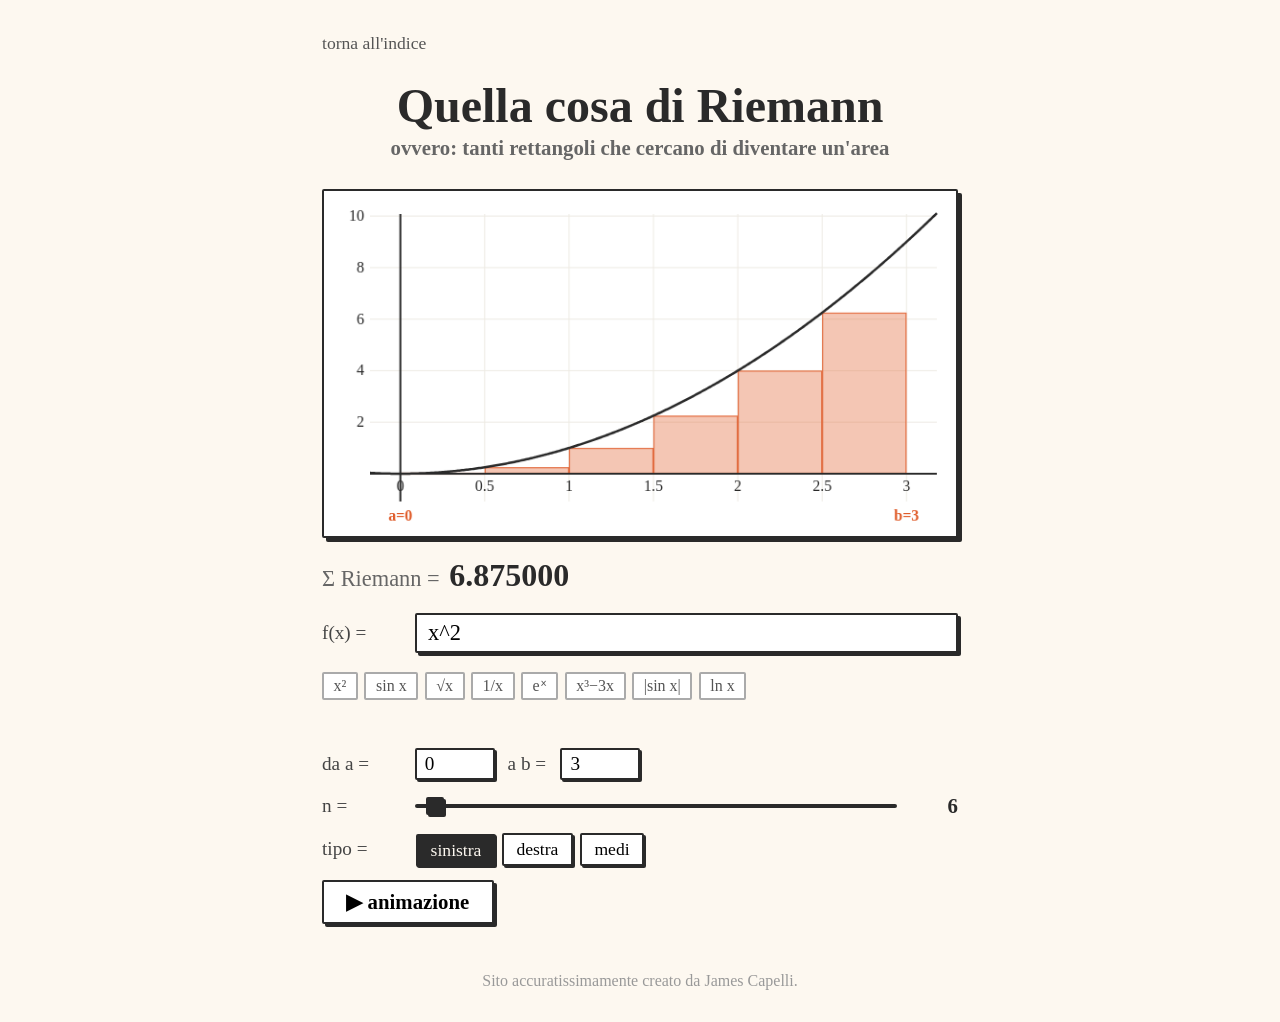
<file: integrali.html>
<!DOCTYPE html>
<html lang="it">
<head>
  <meta charset="utf-8">
  <meta name="viewport" content="width=device-width, initial-scale=1">
  <title>Riemann</title>
  <style>
    *, *::before, *::after { box-sizing: border-box; margin: 0; padding: 0; }

    body {
      font-family: 'Caveat';
      background: #fdf8f0;
      color: #2a2a2a;
      max-width: 700px;
      margin: 0 auto;
      padding: 2rem;
      font-size: 1.2rem;
    }

    a.back { display:inline-block;margin-bottom:1.5rem;text-decoration:none;color:#555;font-size:1.1rem; }
    a.back:hover { color:#2a2a2a; }

    header { text-align:center; margin-bottom:1.8rem; }
    h1 { font-size:3rem; font-weight:700; }
    h2 { font-size:1.3rem; color:#666; margin-top:.2rem; }

    /* ── CANVAS ── */
    #canvas-wrap {
      border: 2px solid #2a2a2a;
      border-radius: 2px;
      box-shadow: 4px 4px 0 #2a2a2a;
      background: #fff;
      overflow: hidden;
      position: relative;
      margin-bottom: 1.2rem;
    }
    #cv {
      display: block;
      width: 100%;
      height: auto;
    }

    /* ── AREA DISPLAY ── */
    .area-display {
      display: flex;
      align-items: baseline;
      gap: .6rem;
      font-size: 1.4rem;
      margin-bottom: 1.2rem;
      flex-wrap: wrap;
    }
    .area-label { color: #666; }
    .area-value {
      font-size: 2rem;
      font-weight: 700;
      color: #2a2a2a;
      transition: color .2s;
    }
    .area-value.updating { color: #e05c2a; }
    .area-exact { color: #888; font-size: 1.1rem; }

    /* ── CONTROLLI ── */
    .controls {
      display: flex;
      flex-direction: column;
      gap: .9rem;
    }

    .ctrl-row {
      display: flex;
      align-items: center;
      gap: .8rem;
      flex-wrap: wrap;
    }

    .ctrl-label {
      font-size: 1.2rem;
      min-width: 2.5rem;
      color: #444;
    }
    .ctrl-label-wide { min-width: 5rem; }

    /* slider */
    input[type=range] {
      appearance: none;
      flex: 1;
      min-width: 120px;
      height: 4px;
      background: #2a2a2a;
      border-radius: 2px;
      outline: none;
      cursor: pointer;
    }
    input[type=range]::-webkit-slider-thumb {
      -webkit-appearance: none;
      width: 18px; height: 18px;
      border-radius: 2px;
      background: #2a2a2a;
      border: 2px solid #2a2a2a;
      box-shadow: 2px 2px 0 #2a2a2a;
      cursor: pointer;
    }
    input[type=range]::-webkit-slider-thumb:hover { background: #e05c2a; border-color:#e05c2a; }

    .slider-val {
      font-size: 1.3rem;
      font-weight: 700;
      min-width: 3rem;
      text-align: right;
    }

    /* text inputs */
    .num-input {
      font-family: 'Caveat';
      font-size: 1.2rem;
      width: 80px;
      border: 2px solid #2a2a2a;
      border-radius: 2px;
      padding: .2rem .5rem;
      background: #fff;
      outline: none;
      box-shadow: 2px 2px 0 #2a2a2a;
    }
    .num-input:focus { border-color: #e05c2a; box-shadow: 2px 2px 0 #e05c2a; }

    /* funzione input */
    .fn-input {
      font-family: 'Caveat';
      font-size: 1.4rem;
      flex: 1;
      min-width: 160px;
      border: 2px solid #2a2a2a;
      border-radius: 2px;
      padding: .3rem .7rem;
      background: #fff;
      outline: none;
      box-shadow: 3px 3px 0 #2a2a2a;
    }
    .fn-input:focus { border-color: #e05c2a; box-shadow: 3px 3px 0 #e05c2a; }

    /* tipo somma */
    .type-btns { display:flex; gap:.4rem; flex-wrap:wrap; }
    .type-btn {
      font-family: 'Caveat';
      font-size: 1.1rem;
      padding: .25rem .8rem;
      border: 2px solid #2a2a2a;
      border-radius: 2px;
      box-shadow: 2px 2px 0 #2a2a2a;
      background: #fff;
      cursor: pointer;
    }
    .type-btn.active { background: #2a2a2a; color: #fdf8f0; box-shadow: 1px 1px 0 #2a2a2a; transform:translate(1px,1px); }
    .type-btn:hover:not(.active) { background: #fffbe6; }

    /* bottone anima */
    .anim-btn {
      font-family: 'Caveat';
      font-size: 1.3rem;
      font-weight: 700;
      padding: .5rem 1.4rem;
      border: 2px solid #2a2a2a;
      border-radius: 2px;
      box-shadow: 3px 3px 0 #2a2a2a;
      background: #fff;
      cursor: pointer;
    }
    .anim-btn:hover { background: #fffbe6; }
    .anim-btn.running { background: #2a2a2a; color: #fdf8f0; }

    .error-msg { color: #c0392b; font-size: 1rem; min-height: 1.2em; }

    footer { text-align:center; margin-top:3rem; font-size:1rem; color:#999; }

    /* funzioni preset */
    .presets { display:flex; gap:.4rem; flex-wrap:wrap; margin-top:.3rem; }
    .preset-btn {
      font-family:'Caveat';
      font-size:1rem;
      padding:.15rem .6rem;
      border:2px solid #aaa;
      border-radius:2px;
      background:#fff;
      cursor:pointer;
      color:#555;
    }
    .preset-btn:hover { border-color:#2a2a2a; color:#2a2a2a; }
  </style>
</head>
<body>

<a href="index.html" class="back">torna all'indice</a>

<header>
  <h1>Quella cosa di Riemann</h1>
  <h2>ovvero: tanti rettangoli che cercano di diventare un'area</h2>
</header>

<div id="canvas-wrap">
  <canvas id="cv"></canvas>
</div>

<div class="area-display">
  <span class="area-label">Σ Riemann =</span>
  <span class="area-value" id="area-val">—</span>
  <span class="area-exact" id="area-exact"></span>
</div>

<div class="controls">

  <!-- funzione -->
  <div class="ctrl-row">
    <span class="ctrl-label ctrl-label-wide">f(x) =</span>
    <input class="fn-input" id="fn-input" type="text" value="x^2" spellcheck="false" autocomplete="off">
  </div>
  <div class="presets" id="presets"></div>
  <div class="error-msg" id="error-msg"></div>

  <!-- intervallo -->
  <div class="ctrl-row">
    <span class="ctrl-label ctrl-label-wide">da a =</span>
    <input class="num-input" id="a-input" type="number" value="0" step="0.5">
    <span class="ctrl-label">a b =</span>
    <input class="num-input" id="b-input" type="number" value="3" step="0.5">
  </div>

  <!-- n rettangoli -->
  <div class="ctrl-row">
    <span class="ctrl-label ctrl-label-wide">n =</span>
    <input type="range" id="n-slider" min="1" max="200" value="6">
    <span class="slider-val" id="n-val">6</span>
  </div>

  <!-- tipo -->
  <div class="ctrl-row">
    <span class="ctrl-label ctrl-label-wide">tipo =</span>
    <div class="type-btns">
      <button class="type-btn active" data-type="left">sinistra</button>
      <button class="type-btn" data-type="right">destra</button>
      <button class="type-btn" data-type="mid">medi</button>
    </div>
  </div>

  <!-- animazione -->
  <div class="ctrl-row">
    <button class="anim-btn" id="anim-btn">▶ animazione</button>
  </div>

</div>

<footer>Sito accuratissimamente creato da James Capelli.</footer>

<script>
// ═══════════════════════════════════════════════════════
//  PARSER + EVAL (riusa lo stesso motore)
// ═══════════════════════════════════════════════════════
class P {
  constructor(s){this.s=s.replace(/\s+/g,'').replace(/−/g,'-');this.i=0;}
  pk(){return this.s[this.i]??'';}
  nx(){return this.s[this.i++];}
  eat(c){if(this.pk()===c){this.i++;return true;}return false;}
  parse(){const n=this.expr();return n;}
  expr(){let n=this.term();while(this.pk()==='+' ||this.pk()==='-'){const op=this.nx();n={op,l:n,r:this.term()};}return n;}
  term(){let n=this.fact();while(this.pk()==='*'||this.pk()==='/'){const op=this.nx();n={op,l:n,r:this.fact()};}return n;}
  fact(){let n=this.una();while(this.pk()==='^'){this.nx();n={op:'^',l:n,r:this.una()};}return n;}
  una(){if(this.pk()==='-'){this.nx();return{op:'neg',v:this.una()};}return this.prim();}
  prim(){
    const c=this.pk();
    if(c>='0'&&c<='9'){let s='';while(this.pk()>='0'&&this.pk()<='9'||this.pk()==='.') s+=this.nx();return{op:'num',v:parseFloat(s)};}
    if(c==='x'){this.nx();return{op:'var'};}
    if(c==='π'){this.nx();return{op:'num',v:Math.PI};}
    if(c==='e'&&!/[a-zA-Z]/.test(this.s[this.i+1]??'')){this.nx();return{op:'num',v:Math.E};}
    for(const f of ['sqrt','asin','acos','atan','abs','sin','cos','tan','exp','ln','log']){
      if(this.s.startsWith(f,this.i)){this.i+=f.length;this.eat('(');const a=this.expr();this.eat(')');return{op:f,v:a};}
    }
    if(c==='('){this.nx();const n=this.expr();this.eat(')');return n;}
    throw new Error(`'${c}'`);
  }
}

function ev(node,x){
  switch(node.op){
    case 'num': return node.v;
    case 'var': return x;
    case 'neg': return -ev(node.v,x);
    case '+':   return ev(node.l,x)+ev(node.r,x);
    case '-':   return ev(node.l,x)-ev(node.r,x);
    case '*':   return ev(node.l,x)*ev(node.r,x);
    case '/':   {const d=ev(node.r,x);return d===0?NaN:ev(node.l,x)/d;}
    case '^':   {const b=ev(node.l,x),e=ev(node.r,x);if(b<0&&!Number.isInteger(e))return NaN;return Math.pow(b,e);}
    case 'sqrt':{const v=ev(node.v,x);return v<0?NaN:Math.sqrt(v);}
    case 'abs': return Math.abs(ev(node.v,x));
    case 'sin': return Math.sin(ev(node.v,x));
    case 'cos': return Math.cos(ev(node.v,x));
    case 'tan': return Math.tan(ev(node.v,x));
    case 'exp': return Math.exp(ev(node.v,x));
    case 'ln':  {const v=ev(node.v,x);return v<=0?NaN:Math.log(v);}
    case 'log': {const v=ev(node.v,x);return v<=0?NaN:Math.log10(v);}
    case 'asin':return Math.asin(ev(node.v,x));
    case 'acos':return Math.acos(ev(node.v,x));
    case 'atan':return Math.atan(ev(node.v,x));
    default:    return NaN;
  }
}

function makeF(expr){
  try{
    const ast=new P(expr).parse();
    return x=>{try{return ev(ast,x);}catch{return NaN;}};
  }catch{return null;}
}

// ═══════════════════════════════════════════════════════
//  STATO
// ═══════════════════════════════════════════════════════
const PRESETS=[
  {label:'x²',      expr:'x^2',         a:0,  b:3},
  {label:'sin x',   expr:'sin(x)',       a:0,  b:3.14159},
  {label:'√x',      expr:'sqrt(x)',      a:0,  b:4},
  {label:'1/x',     expr:'1/x',          a:1,  b:4},
  {label:'eˣ',      expr:'exp(x)',       a:0,  b:2},
  {label:'x³−3x',   expr:'x^3-3*x',     a:-2, b:2},
  {label:'|sin x|', expr:'abs(sin(x))',  a:0,  b:6.28},
  {label:'ln x',    expr:'ln(x)',        a:1,  b:5},
];

let state={
  expr: 'x^2',
  a: 0, b: 3,
  n: 6,
  type: 'left',   // 'left' | 'right' | 'mid'
  f: makeF('x^2'),
};

// ═══════════════════════════════════════════════════════
//  CANVAS
// ═══════════════════════════════════════════════════════
const cv   = document.getElementById('cv');
const ctx  = cv.getContext('2d');

const PAD  = { top:24, right:20, bottom:36, left:48 };
const W    = 660, H = 360;  // logical size
cv.width   = W;
cv.height  = H;

// colori del tema
const COL = {
  bg:      '#ffffff',
  axis:    '#2a2a2a',
  grid:    '#eeebe4',
  curve:   '#2a2a2a',
  rectPos: 'rgba(224,92,42,0.35)',
  rectNeg: 'rgba(42,100,224,0.30)',
  rectStrokePos: 'rgba(224,92,42,0.8)',
  rectStrokeNeg: 'rgba(42,100,224,0.7)',
  label:   '#2a2a2a',
};

function plotW(){ return W - PAD.left - PAD.right; }
function plotH(){ return H - PAD.top  - PAD.bottom; }

// coordinate logiche → pixel
function toPixX(x, xmin, xmax){ return PAD.left + (x-xmin)/(xmax-xmin)*plotW(); }
function toPixY(y, ymin, ymax){ return PAD.top  + (1-(y-ymin)/(ymax-ymin))*plotH(); }

function sampleRange(f, a, b, steps=400){
  const ys=[];
  for(let i=0;i<=steps;i++){
    const x=a+(b-a)*i/steps;
    const y=f(x);
    if(isFinite(y)) ys.push(y);
  }
  return ys;
}

function draw(){
  const {f,a,b,n,type} = state;
  if(!f || a>=b){ ctx.clearRect(0,0,W,H); return; }

  const pw=plotW(), ph=plotH();

  // calcola range y
  const ys=sampleRange(f,a,b,600);
  if(ys.length===0){ ctx.clearRect(0,0,W,H); return; }

  // aggiunge anche i valori dei rettangoli
  const dx=(b-a)/n;
  for(let i=0;i<n;i++){
    const xr = type==='left' ? a+i*dx
              : type==='right'? a+(i+1)*dx
              : a+(i+0.5)*dx;
    const y=f(xr);
    if(isFinite(y)) ys.push(y);
  }

  let ymin=Math.min(...ys), ymax=Math.max(...ys);
  // padding verticale
  const yrange=ymax-ymin||1;
  ymin -= yrange*0.12;
  ymax += yrange*0.12;

  // assicura che 0 sia visibile se la funzione lo lambisce
  if(ymin>-yrange*0.05) ymin=Math.min(ymin,-yrange*0.05);
  if(ymax< yrange*0.05) ymax=Math.max(ymax, yrange*0.05);

  const xmin=a-(b-a)*0.06, xmax=b+(b-a)*0.06;

  const px=x=>toPixX(x,xmin,xmax);
  const py=y=>toPixY(y,ymin,ymax);
  const y0=py(0);

  ctx.clearRect(0,0,W,H);

  // ── sfondo ──
  ctx.fillStyle=COL.bg;
  ctx.fillRect(0,0,W,H);

  // ── griglia ──
  ctx.strokeStyle=COL.grid;
  ctx.lineWidth=1;
  // griglia x
  const xstep=niceStep((b-a), 6);
  const xstart=Math.ceil(a/xstep)*xstep;
  for(let x=xstart;x<=b+xstep*0.01;x+=xstep){
    const px_=px(x);
    ctx.beginPath();ctx.moveTo(px_,PAD.top);ctx.lineTo(px_,PAD.top+ph);ctx.stroke();
  }
  // griglia y
  const ystep=niceStep(ymax-ymin,5);
  const ystart=Math.ceil(ymin/ystep)*ystep;
  for(let y=ystart;y<=ymax+ystep*0.01;y+=ystep){
    const py_=py(y);
    ctx.beginPath();ctx.moveTo(PAD.left,py_);ctx.lineTo(PAD.left+pw,py_);ctx.stroke();
  }

  // ── rettangoli ──
  for(let i=0;i<n;i++){
    const xl=a+i*dx, xr_=a+(i+1)*dx;
    const xsample = type==='left' ? xl
                  : type==='right'? xr_
                  : a+(i+0.5)*dx;
    const y=f(xsample);
    if(!isFinite(y)) continue;

    const pxl=px(xl), pxr=px(xr_);
    const rw=pxr-pxl;
    const positive=y>=0;

    // rettangolo riempito
    ctx.fillStyle=positive?COL.rectPos:COL.rectNeg;
    if(positive){
      ctx.fillRect(pxl, py(y), rw, y0-py(y));
    } else {
      ctx.fillRect(pxl, y0, rw, py(y)-y0);
    }
    // bordo
    ctx.strokeStyle=positive?COL.rectStrokePos:COL.rectStrokeNeg;
    ctx.lineWidth=n>60?0.5:1.2;
    if(positive){
      ctx.strokeRect(pxl+.5, py(y)+.5, rw-1, y0-py(y)-1);
    } else {
      ctx.strokeRect(pxl+.5, y0+.5, rw-1, py(y)-y0-1);
    }
  }

  // ── curva ──
  ctx.strokeStyle=COL.curve;
  ctx.lineWidth=2.5;
  ctx.lineJoin='round';
  ctx.beginPath();
  let first=true;
  const steps=Math.max(400, n*4);
  for(let i=0;i<=steps;i++){
    const x=xmin+(xmax-xmin)*i/steps;
    const y=f(x);
    if(!isFinite(y)){first=true;continue;}
    const px_=px(x), py_=py(y);
    if(first){ctx.moveTo(px_,py_);first=false;}
    else ctx.lineTo(px_,py_);
  }
  ctx.stroke();

  // ── assi ──
  ctx.strokeStyle=COL.axis;
  ctx.lineWidth=2;
  // asse x
  ctx.beginPath();ctx.moveTo(PAD.left,y0);ctx.lineTo(PAD.left+pw,y0);ctx.stroke();
  // asse y (se visibile)
  const pya=px(a-(b-a)*0.06);
  const ya0=px(0);
  if(ya0>=PAD.left&&ya0<=PAD.left+pw){
    ctx.beginPath();ctx.moveTo(ya0,PAD.top);ctx.lineTo(ya0,PAD.top+ph);ctx.stroke();
  }

  // ── etichette asse x ──
  ctx.fillStyle=COL.label;
  ctx.font=`16px Caveat`;
  ctx.textAlign='center';
  for(let x=xstart;x<=b+xstep*0.01;x+=xstep){
    const px_=px(x);
    const lbl=Math.abs(x)<1e-10?'0':fmtTick(x);
    ctx.fillText(lbl, px_, y0+18);
  }

  // ── etichette asse y ──
  ctx.textAlign='right';
  for(let y=ystart;y<=ymax+ystep*0.01;y+=ystep){
    if(Math.abs(y)<ystep*0.01) continue;
    const py_=py(y);
    if(py_<PAD.top||py_>PAD.top+ph) continue;
    ctx.fillText(fmtTick(y), PAD.left-6, py_+5);
  }

  // ── label a,b ──
  ctx.fillStyle='#e05c2a';
  ctx.textAlign='center';
  ctx.font=`bold 16px Caveat`;
  ctx.fillText('a='+fmtTick(a), px(a), PAD.top+ph+20);
  ctx.fillText('b='+fmtTick(b), px(b), PAD.top+ph+20);

  // ── somma di Riemann ──
  updateArea();
}

function fmtTick(v){
  if(Math.abs(v-Math.PI)<0.01)    return 'π';
  if(Math.abs(v-2*Math.PI)<0.01)  return '2π';
  if(Math.abs(v+Math.PI)<0.01)    return '-π';
  const r=Math.round(v*100)/100;
  return String(r);
}

function niceStep(range,ticks){
  const rough=range/ticks;
  const mag=Math.pow(10,Math.floor(Math.log10(rough)));
  const norm=rough/mag;
  let step=norm<1.5?1:norm<3?2:norm<7?5:10;
  return step*mag;
}

function riemannSum(){
  const {f,a,b,n,type}=state;
  if(!f||a>=b) return NaN;
  const dx=(b-a)/n;
  let sum=0;
  for(let i=0;i<n;i++){
    const x=type==='left'?a+i*dx:type==='right'?a+(i+1)*dx:a+(i+0.5)*dx;
    const y=f(x);
    if(isFinite(y)) sum+=y*dx;
  }
  return sum;
}

function updateArea(){
  const sum=riemannSum();
  const el=document.getElementById('area-val');
  if(!isFinite(sum)){el.textContent='—';document.getElementById('area-exact').textContent='';return;}
  el.textContent=sum.toFixed(6);
  el.classList.add('updating');
  setTimeout(()=>el.classList.remove('updating'),200);
}

// ═══════════════════════════════════════════════════════
//  ANIMAZIONE
// ═══════════════════════════════════════════════════════
let animId=null;
const animBtn=document.getElementById('anim-btn');

function stopAnim(){
  if(animId){cancelAnimationFrame(animId);animId=null;}
  animBtn.textContent='▶ animazione';
  animBtn.classList.remove('running');
}

animBtn.addEventListener('click',()=>{
  if(animId){stopAnim();return;}
  // parti da n=1
  state.n=1;
  document.getElementById('n-slider').value=1;
  document.getElementById('n-val').textContent=1;
  animBtn.textContent='■ ferma';
  animBtn.classList.add('running');

  let last=0;
  const speed=18; // ms per frame circa
  function step(ts){
    if(ts-last>speed){
      last=ts;
      state.n++;
      document.getElementById('n-slider').value=state.n;
      document.getElementById('n-val').textContent=state.n;
      draw();
      if(state.n>=200){stopAnim();return;}
    }
    animId=requestAnimationFrame(step);
  }
  animId=requestAnimationFrame(step);
});

// ═══════════════════════════════════════════════════════
//  BINDING CONTROLLI
// ═══════════════════════════════════════════════════════
const fnInput=document.getElementById('fn-input');
const aInput =document.getElementById('a-input');
const bInput =document.getElementById('b-input');
const nSlider=document.getElementById('n-slider');
const nVal   =document.getElementById('n-val');
const errMsg =document.getElementById('error-msg');

function applyExpr(expr){
  const f=makeF(expr);
  if(!f){errMsg.textContent=`f(x) = "${expr}" non riconosciuta`;return;}
  errMsg.textContent='';
  state.expr=expr;
  state.f=f;
  draw();
}

fnInput.addEventListener('input',()=>{stopAnim();applyExpr(fnInput.value.trim());});

function applyAB(){
  const a=parseFloat(aInput.value), b=parseFloat(bInput.value);
  if(isNaN(a)||isNaN(b)||a>=b){errMsg.textContent='a deve essere < b';return;}
  errMsg.textContent='';
  state.a=a; state.b=b;
  draw();
}
aInput.addEventListener('input',()=>{stopAnim();applyAB();});
bInput.addEventListener('input',()=>{stopAnim();applyAB();});

nSlider.addEventListener('input',()=>{
  stopAnim();
  state.n=parseInt(nSlider.value);
  nVal.textContent=state.n;
  draw();
});

document.querySelectorAll('.type-btn').forEach(btn=>{
  btn.addEventListener('click',()=>{
    stopAnim();
    document.querySelectorAll('.type-btn').forEach(b=>b.classList.remove('active'));
    btn.classList.add('active');
    state.type=btn.dataset.type;
    draw();
  });
});

// preset
const presetsDiv=document.getElementById('presets');
PRESETS.forEach(p=>{
  const b=document.createElement('button');
  b.className='preset-btn';
  b.textContent=p.label;
  b.addEventListener('click',()=>{
    stopAnim();
    fnInput.value=p.expr;
    aInput.value=p.a;
    bInput.value=p.b;
    state.a=p.a; state.b=p.b;
    applyExpr(p.expr);
  });
  presetsDiv.appendChild(b);
});

// responsive canvas
function resizeCanvas(){
  const wrap=document.getElementById('canvas-wrap');
  const scale=wrap.clientWidth/W;
  cv.style.width=wrap.clientWidth+'px';
  cv.style.height=(H*scale)+'px';
}
window.addEventListener('resize',resizeCanvas);
resizeCanvas();

// ── disegno iniziale ──
draw();
</script>
</body>
</html>
</file>
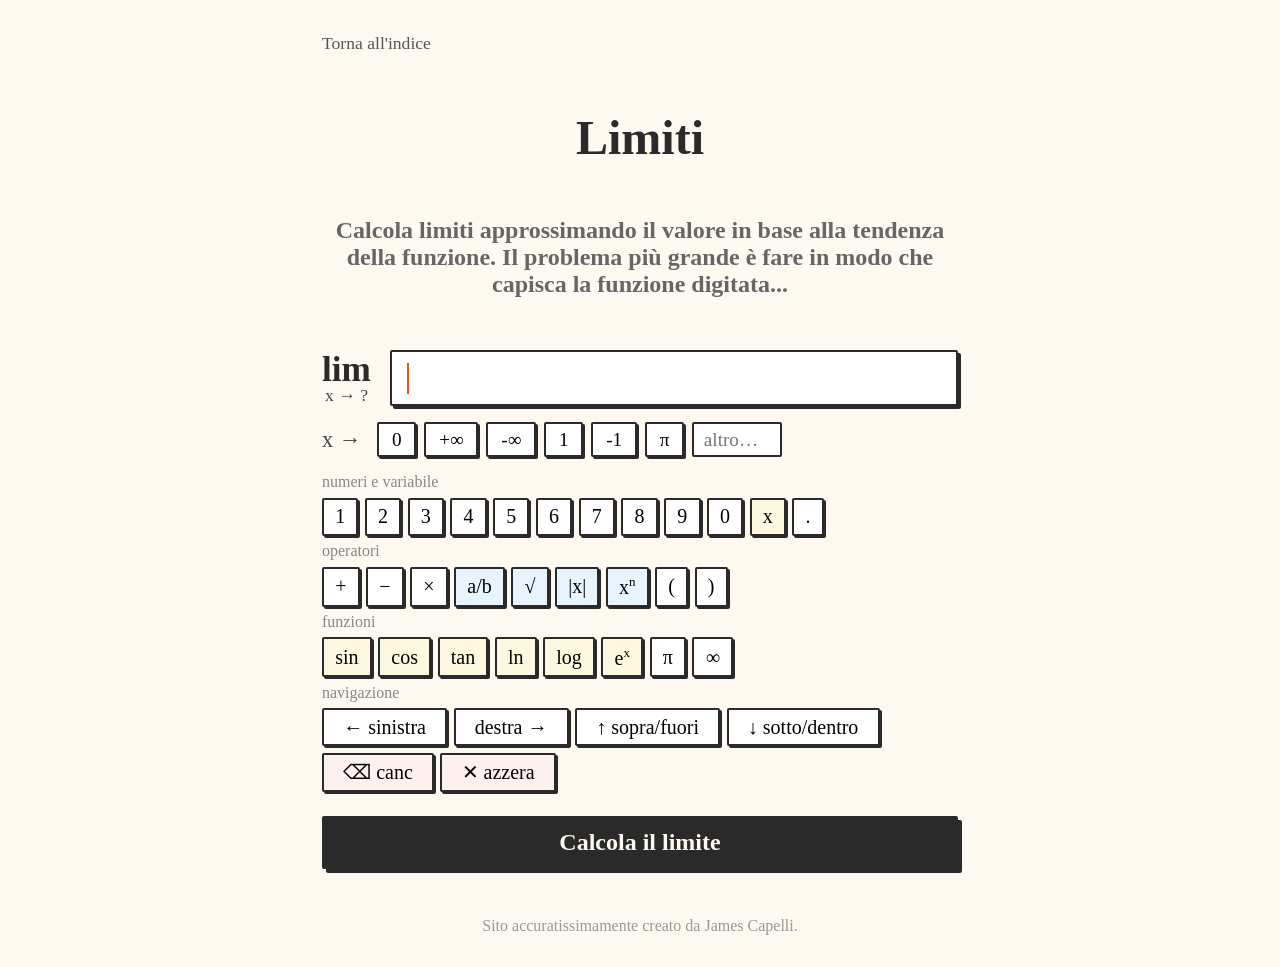
<file: limiti.html>
<!DOCTYPE html>
<html lang="it">
<head>
  <meta charset="utf-8">
  <meta name="viewport" content="width=device-width, initial-scale=1">
  <title>Limiti – Algoritmi di matematica</title>
  <link rel="stylesheet" href="styles.css">
</head>
<body>

<a href="index.html" class="back">Torna all'indice</a>

<header>
  <h1>Limiti</h1><br>
  <h2>Calcola limiti approssimando il valore in base alla tendenza della funzione. Il problema più grande è fare in modo che capisca la funzione digitata...</h2>
</header>

<!-- LIMIT FORMULA DISPLAY -->
<div class="limit-display">
  <div class="lim-label">
    <span class="big">lim</span>
    <span class="sub" id="lim-sub">x → ?</span>
  </div>
  <div class="math-editor-wrap" id="editor-wrap">
    <div id="math-display" tabindex="0"></div>
  </div>
</div>

<!-- TENDS TO -->
<div class="tendo-row">
  <span class="tendo-label">x →</span>
  <div class="tendo-options">
    <button class="tendo-btn" data-val="0">0</button>
    <button class="tendo-btn" data-val="+∞">+∞</button>
    <button class="tendo-btn" data-val="-∞">-∞</button>
    <button class="tendo-btn" data-val="1">1</button>
    <button class="tendo-btn" data-val="-1">-1</button>
    <button class="tendo-btn" data-val="π">π</button>
    <input class="custom-val" id="custom-val" type="text" placeholder="altro…">
  </div>
</div>

<!-- KEYBOARD -->
<div class="kb-section">
  <div class="kb-label">numeri e variabile</div>
  <div class="kb-row">
    <button class="kb-btn" data-ins="1">1</button>
    <button class="kb-btn" data-ins="2">2</button>
    <button class="kb-btn" data-ins="3">3</button>
    <button class="kb-btn" data-ins="4">4</button>
    <button class="kb-btn" data-ins="5">5</button>
    <button class="kb-btn" data-ins="6">6</button>
    <button class="kb-btn" data-ins="7">7</button>
    <button class="kb-btn" data-ins="8">8</button>
    <button class="kb-btn" data-ins="9">9</button>
    <button class="kb-btn" data-ins="0">0</button>
    <button class="kb-btn accent" data-ins="x">x</button>
    <button class="kb-btn" data-ins=".">.</button>
  </div>

  <div class="kb-label">operatori</div>
  <div class="kb-row">
    <button class="kb-btn" data-ins="+">+</button>
    <button class="kb-btn" data-ins="-">−</button>
    <button class="kb-btn" data-ins="*">×</button>
    <button class="kb-btn struct" data-struct="frac">a/b</button>
    <button class="kb-btn struct" data-struct="sqrt">√</button>
    <button class="kb-btn struct" data-struct="abs">|x|</button>
    <button class="kb-btn struct" data-struct="sup">x<sup>n</sup></button>
    <button class="kb-btn" data-ins="(">(</button>
    <button class="kb-btn" data-ins=")">)</button>
  </div>

  <div class="kb-label">funzioni</div>
  <div class="kb-row">
    <button class="kb-btn accent" data-ins="sin(">sin</button>
    <button class="kb-btn accent" data-ins="cos(">cos</button>
    <button class="kb-btn accent" data-ins="tan(">tan</button>
    <button class="kb-btn accent" data-ins="ln(">ln</button>
    <button class="kb-btn accent" data-ins="log(">log</button>
    <button class="kb-btn accent" data-ins="e^">e<sup>x</sup></button>
    <button class="kb-btn" data-ins="π">π</button>
    <button class="kb-btn" data-ins="∞">∞</button>
  </div>

  <div class="kb-label">navigazione</div>
  <div class="kb-row">
    <button class="kb-btn wide" data-nav="left">← sinistra</button>
    <button class="kb-btn wide" data-nav="right">destra →</button>
    <button class="kb-btn wide" data-nav="up">↑ sopra/fuori</button>
    <button class="kb-btn wide" data-nav="down">↓ sotto/dentro</button>
    <button class="kb-btn wide" data-nav="del" style="background:#fff0f0">⌫ canc</button>
    <button class="kb-btn wide" data-nav="clear" style="background:#fff0f0">✕ azzera</button>
  </div>
</div>

<button class="calc-btn" id="calc-btn">Calcola il limite</button>

<div class="result-box" id="result-box">
  <div class="result-value" id="result-value"></div>
  <div class="result-steps" id="result-steps"></div>
</div>

<footer>Sito accuratissimamente creato da James Capelli.</footer>

<script>
// ════════════════════════════════════════════════════════
//  MATH EXPRESSION TREE
// ════════════════════════════════════════════════════════
// Each node: { type, children, ... }
// Types: seq (sequence), frac (a/b), sqrt, abs, sup (^)

function makeSeq(children = []) { return { type:'seq', children }; }
function makeFrac() { return { type:'frac', num: makeSeq(), den: makeSeq() }; }
function makeSqrt() { return { type:'sqrt', inner: makeSeq() }; }
function makeAbs()  { return { type:'abs',  inner: makeSeq() }; }
function makeSup()  { return { type:'sup',  base: null, exp: makeSeq() }; } // base filled on insert

// ── State ──
// cursor is { parent: seqNode, index: number }
// We keep a path stack for nested navigation

let root = makeSeq();
let cursorParent = root;   // always a seq
let cursorIndex  = 0;      // position within parent.children

// ── Render ──
function renderNode(node) {
  if (typeof node === 'string') {
    const s = document.createElement('span');
    s.textContent = node;
    return s;
  }
  if (node.type === 'seq') {
    const wrap = document.createElement('span');
    wrap.dataset.seq = '1';
    node.children.forEach(c => wrap.appendChild(renderNode(c)));
    return wrap;
  }
  if (node.type === 'frac') {
    const wrap = document.createElement('span');
    wrap.className = 'm-frac';
    const num = document.createElement('span');
    num.className = 'm-frac-num';
    num.appendChild(renderNode(node.num));
    const den = document.createElement('span');
    den.className = 'm-frac-den';
    den.appendChild(renderNode(node.den));
    wrap.appendChild(num);
    wrap.appendChild(den);
    return wrap;
  }
  if (node.type === 'sqrt') {
    const wrap = document.createElement('span');
    wrap.className = 'm-sqrt';
    const sign = document.createElement('span');
    sign.className = 'm-sqrt-sign';
    sign.textContent = '√';
    const inner = document.createElement('span');
    inner.className = 'm-sqrt-inner';
    inner.appendChild(renderNode(node.inner));
    wrap.appendChild(sign);
    wrap.appendChild(inner);
    return wrap;
  }
  if (node.type === 'abs') {
    const wrap = document.createElement('span');
    wrap.className = 'm-abs';
    const b1 = document.createElement('span');
    b1.className = 'm-abs-bar'; b1.textContent = '|';
    const inner = document.createElement('span');
    inner.className = 'm-abs-inner';
    inner.appendChild(renderNode(node.inner));
    const b2 = document.createElement('span');
    b2.className = 'm-abs-bar'; b2.textContent = '|';
    wrap.appendChild(b1); wrap.appendChild(inner); wrap.appendChild(b2);
    return wrap;
  }
  if (node.type === 'sup') {
    const wrap = document.createElement('span');
    wrap.className = 'm-sup';
    if (node.base) wrap.appendChild(renderNode(node.base));
    const exp = document.createElement('span');
    exp.className = 'm-sup-exp';
    exp.appendChild(renderNode(node.exp));
    wrap.appendChild(exp);
    return wrap;
  }
  return document.createTextNode('?');
}

function redraw() {
  const display = document.getElementById('math-display');
  display.innerHTML = '';

  // We need to inject the cursor into the rendered tree.
  // Strategy: render with cursor placeholder, then replace.
  const cursorEl = document.createElement('span');
  cursorEl.className = 'cursor';

  // inject cursor token into cursorParent at cursorIndex
  const placeholder = { type: '__cursor__' };
  cursorParent.children.splice(cursorIndex, 0, placeholder);

  function renderWithCursor(node) {
    if (node === placeholder) return cursorEl;
    if (typeof node === 'string') {
      const s = document.createElement('span');
      s.textContent = node;
      return s;
    }
    if (node.type === '__cursor__') return cursorEl;
    if (node.type === 'seq') {
      const wrap = document.createElement('span');
      node.children.forEach(c => wrap.appendChild(renderWithCursor(c)));
      return wrap;
    }
    if (node.type === 'frac') {
      const wrap = document.createElement('span');
      wrap.className = 'm-frac';
      const num = document.createElement('span');
      num.className = 'm-frac-num';
      num.appendChild(renderWithCursor(node.num));
      const den = document.createElement('span');
      den.className = 'm-frac-den';
      den.appendChild(renderWithCursor(node.den));
      wrap.appendChild(num); wrap.appendChild(den);
      return wrap;
    }
    if (node.type === 'sqrt') {
      const wrap = document.createElement('span');
      wrap.className = 'm-sqrt';
      const sign = document.createElement('span');
      sign.className = 'm-sqrt-sign'; sign.textContent = '√';
      const inner = document.createElement('span');
      inner.className = 'm-sqrt-inner';
      inner.appendChild(renderWithCursor(node.inner));
      wrap.appendChild(sign); wrap.appendChild(inner);
      return wrap;
    }
    if (node.type === 'abs') {
      const wrap = document.createElement('span');
      wrap.className = 'm-abs';
      const b1 = document.createElement('span');
      b1.className = 'm-abs-bar'; b1.textContent = '|';
      const inner = document.createElement('span');
      inner.className = 'm-abs-inner';
      inner.appendChild(renderWithCursor(node.inner));
      const b2 = document.createElement('span');
      b2.className = 'm-abs-bar'; b2.textContent = '|';
      wrap.appendChild(b1); wrap.appendChild(inner); wrap.appendChild(b2);
      return wrap;
    }
    if (node.type === 'sup') {
      const wrap = document.createElement('span');
      wrap.className = 'm-sup';
      if (node.base) wrap.appendChild(renderWithCursor(node.base));
      const exp = document.createElement('span');
      exp.className = 'm-sup-exp';
      exp.appendChild(renderWithCursor(node.exp));
      wrap.appendChild(exp);
      return wrap;
    }
    return document.createTextNode('?');
  }

  display.appendChild(renderWithCursor(root));
  // remove placeholder
  cursorParent.children.splice(cursorParent.children.indexOf(placeholder), 1);
}

// ── Convert tree to plain text for API ──
function treeToText(node) {
  if (typeof node === 'string') return node;
  if (node.type === 'seq') return node.children.map(treeToText).join('');
  if (node.type === 'frac') return `(${treeToText(node.num)})/(${treeToText(node.den)})`;
  if (node.type === 'sqrt') return `sqrt(${treeToText(node.inner)})`;
  if (node.type === 'abs')  return `abs(${treeToText(node.inner)})`;
  if (node.type === 'sup')  return `(${node.base ? treeToText(node.base) : ''})^(${treeToText(node.exp)})`;
  return '';
}

// ── Navigation stack ──
// Each entry: { seq, index, role }  (role = 'num','den','inner','exp','root')
let navStack = [{ seq: root, index: 0, role: 'root' }];
// cursorParent and cursorIndex are the current level

function pushLevel(seq, startIndex, role) {
  navStack.push({ seq: cursorParent, index: cursorIndex, role });
  cursorParent = seq;
  cursorIndex  = startIndex;
}

function popLevel() {
  if (navStack.length <= 1) return false;
  const prev = navStack.pop();
  cursorParent = prev.seq;
  cursorIndex  = prev.index;
  return true;
}

// ── Insert text ──
function insertText(str) {
  for (const ch of str) {
    cursorParent.children.splice(cursorIndex, 0, ch);
    cursorIndex++;
  }
  redraw();
}

// ── Insert structure ──
function insertStruct(type) {
  if (type === 'frac') {
    const node = makeFrac();
    cursorParent.children.splice(cursorIndex, 0, node);
    // cursor goes into numerator
    pushLevel(node.num, 0, 'frac-num');
    cursorIndex = 0;
  } else if (type === 'sqrt') {
    const node = makeSqrt();
    cursorParent.children.splice(cursorIndex, 0, node);
    pushLevel(node.inner, 0, 'sqrt-inner');
  } else if (type === 'abs') {
    const node = makeAbs();
    cursorParent.children.splice(cursorIndex, 0, node);
    pushLevel(node.inner, 0, 'abs-inner');
  } else if (type === 'sup') {
    // take previous token as base
    const base = cursorIndex > 0 ? cursorParent.children.splice(cursorIndex-1, 1)[0] : null;
    if (base) cursorIndex--;
    const node = makeSup();
    node.base = base;
    cursorParent.children.splice(cursorIndex, 0, node);
    cursorIndex++; // move past the sup node in parent
    // actually cursor goes INTO exp
    cursorIndex--; // undo
    pushLevel(node.exp, 0, 'sup-exp');
  }
  redraw();
}

// ── Navigation ──
function navLeft() {
  if (cursorIndex > 0) {
    cursorIndex--;
    // optionally enter structure from the right
  }
  redraw();
}

function navRight() {
  if (cursorIndex < cursorParent.children.length) {
    cursorIndex++;
  }
  redraw();
}

// up = exit current level (go to parent)
function navUp() {
  if (!popLevel()) return;
  // after exiting, advance past the node we were in
  cursorIndex++;
  if (cursorIndex > cursorParent.children.length) cursorIndex = cursorParent.children.length;
  redraw();
}

// down = enter next structure's first child (or current node if seq)
function navDown() {
  const node = cursorParent.children[cursorIndex];
  if (!node || typeof node === 'string') return;
  if (node.type === 'frac') { pushLevel(node.num, 0, 'frac-num'); }
  else if (node.type === 'sqrt') { pushLevel(node.inner, 0, 'sqrt'); }
  else if (node.type === 'abs')  { pushLevel(node.inner, 0, 'abs'); }
  else if (node.type === 'sup')  { pushLevel(node.exp, 0, 'sup'); }
  redraw();
}

// special down for frac: if in num, go to den
function navDownFrac() {
  const stackTop = navStack[navStack.length - 1];
  // find the frac node in parent
  const parentSeq = stackTop.seq;
  const parentIdx = stackTop.index;
  const fracNode  = parentSeq.children[parentIdx];
  if (fracNode && fracNode.type === 'frac' && cursorParent === fracNode.num) {
    pushLevel(fracNode.den, 0, 'frac-den');
    redraw();
    return true;
  }
  return false;
}

// ── Backspace ──
function doDelete() {
  if (cursorIndex > 0) {
    const removed = cursorParent.children.splice(cursorIndex-1, 1)[0];
    cursorIndex--;
  } else {
    popLevel();
  }
  redraw();
}

// ── Clear ──
function doClear() {
  root = makeSeq();
  cursorParent = root;
  cursorIndex  = 0;
  navStack = [{ seq: root, index: 0, role: 'root' }];
  redraw();
}

// ── Keyboard input ──
document.getElementById('math-display').addEventListener('keydown', function(e) {
  e.preventDefault();
  if (e.key === 'ArrowLeft')  { navLeft(); return; }
  if (e.key === 'ArrowRight') { navRight(); return; }
  if (e.key === 'ArrowUp')    { navUp(); return; }
  if (e.key === 'ArrowDown')  {
    if (!navDownFrac()) navDown();
    return;
  }
  if (e.key === 'Backspace')  { doDelete(); return; }
  if (e.key === 'Escape')     { navUp(); return; }
  if (e.key.length === 1)     { insertText(e.key); return; }
});

// ── Button clicks ──
document.querySelectorAll('.kb-btn[data-ins]').forEach(btn => {
  btn.addEventListener('mousedown', e => {
    e.preventDefault();
    document.getElementById('math-display').focus();
    insertText(btn.dataset.ins);
  });
});

document.querySelectorAll('.kb-btn[data-struct]').forEach(btn => {
  btn.addEventListener('mousedown', e => {
    e.preventDefault();
    document.getElementById('math-display').focus();
    insertStruct(btn.dataset.struct);
  });
});

document.querySelectorAll('.kb-btn[data-nav]').forEach(btn => {
  btn.addEventListener('mousedown', e => {
    e.preventDefault();
    document.getElementById('math-display').focus();
    const nav = btn.dataset.nav;
    if (nav === 'left')  navLeft();
    if (nav === 'right') navRight();
    if (nav === 'up')    navUp();
    if (nav === 'down')  { if (!navDownFrac()) navDown(); }
    if (nav === 'del')   doDelete();
    if (nav === 'clear') doClear();
  });
});

// focus editor on wrap click
document.getElementById('editor-wrap').addEventListener('click', () => {
  document.getElementById('math-display').focus();
});

// ── Tends-to buttons ──
let tendoValue = '';
document.querySelectorAll('.tendo-btn').forEach(btn => {
  btn.addEventListener('click', () => {
    document.querySelectorAll('.tendo-btn').forEach(b => b.classList.remove('active'));
    btn.classList.add('active');
    tendoValue = btn.dataset.val;
    document.getElementById('custom-val').value = '';
    document.getElementById('lim-sub').textContent = `x → ${tendoValue}`;
  });
});
document.getElementById('custom-val').addEventListener('input', function() {
  document.querySelectorAll('.tendo-btn').forEach(b => b.classList.remove('active'));
  tendoValue = this.value;
  document.getElementById('lim-sub').textContent = tendoValue ? `x → ${tendoValue}` : 'x → ?';
});

// ── Initial draw ──
redraw();
document.getElementById('math-display').focus();
class LimitParser {
  constructor(src) {
    // normalizza: togli spazi, converti '−' unicode in '-'
    this.src = src.replace(/\s+/g, '').replace(/−/g, '-');
    this.pos = 0;
  }
  peek()  { return this.src[this.pos] ?? ''; }
  next()  { return this.src[this.pos++]; }
  eat(ch) { if (this.peek() === ch) { this.pos++; return true; } return false; }
  end()   { return this.pos >= this.src.length; }
 
  parse() {
    const n = this.expr();
    if (!this.end()) throw new Error(`carattere inatteso '${this.peek()}' pos ${this.pos}`);
    return n;
  }
 
  expr() {
    let n = this.term();
    while (this.peek() === '+' || this.peek() === '-') {
      const op = this.next();
      n = { op, l: n, r: this.term() };
    }
    return n;
  }
 
  term() {
    let n = this.factor();
    while (this.peek() === '*' || this.peek() === '/') {
      const op = this.next();
      n = { op, l: n, r: this.factor() };
    }
    return n;
  }
 
  factor() {
    let n = this.unary();
    while (this.peek() === '^') {
      this.next();
      n = { op: '^', l: n, r: this.unary() };
    }
    return n;
  }
 
  unary() {
    if (this.peek() === '-') { this.next(); return { op: 'neg', v: this.unary() }; }
    return this.primary();
  }
 
  primary() {
    const ch = this.peek();
 
    // numero
    if (ch >= '0' && ch <= '9') {
      let s = '';
      while (this.peek() >= '0' && this.peek() <= '9' || this.peek() === '.') s += this.next();
      return { op: 'num', v: parseFloat(s) };
    }
 
    // costanti e variabile
    if (ch === 'x') { this.next(); return { op: 'var' }; }
    if (ch === 'π') { this.next(); return { op: 'num', v: Math.PI }; }
    if (ch === '∞') { this.next(); return { op: 'num', v: Infinity }; }
 
    // 'e' come costante (solo se NON seguito da lettera = non è "exp","etc")
    if (ch === 'e' && !/[a-zA-Z]/.test(this.src[this.pos + 1] ?? '')) {
      this.next(); return { op: 'num', v: Math.E };
    }
 
    // funzioni — ordine importante: più lunghe prima
    const FUNCS = ['sqrt', 'asin', 'acos', 'atan', 'abs', 'sin', 'cos', 'tan', 'exp', 'ln', 'log'];
    for (const f of FUNCS) {
      if (this.src.startsWith(f, this.pos)) {
        this.pos += f.length;
        this.eat('(');
        const arg = this.expr();
        this.eat(')');
        return { op: f, v: arg };
      }
    }
 
    // parentesi
    if (ch === '(') {
      this.next();
      const n = this.expr();
      this.eat(')');
      return n;
    }
 
    throw new Error(`token inatteso '${ch}' pos ${this.pos} in "${this.src}"`);
  }
}
 
// ── 2. VALUTATORE ─────────────────────────────────────
function limitEval(node, x) {
  switch (node.op) {
    case 'num':  return node.v;
    case 'var':  return x;
    case 'neg':  return -limitEval(node.v, x);
    case '+':    return limitEval(node.l, x) + limitEval(node.r, x);
    case '-':    return limitEval(node.l, x) - limitEval(node.r, x);
    case '*':    return limitEval(node.l, x) * limitEval(node.r, x);
    case '/': {
      const num = limitEval(node.l, x);
      const den = limitEval(node.r, x);
      // 0/0 → NaN (forma indeterminata, gestita numericamente)
      if (den === 0) return (num === 0 || isNaN(num)) ? NaN : (num > 0 ? Infinity : -Infinity);
      return num / den;
    }
    case '^': {
      const b = limitEval(node.l, x);
      const e = limitEval(node.r, x);
      // 0^0 → NaN (indeterminato, da valutare con sequenza)
      if (b === 0 && e === 0) return NaN;
      // base negativa con esponente non intero → NaN (fuori dominio reale)
      if (b < 0 && !Number.isInteger(e)) return NaN;
      // 0^(negativo) → +∞
      if (b === 0 && e < 0) return Infinity;
      return Math.pow(b, e);
    }
    case 'sqrt': { const v = limitEval(node.v, x); return v < 0 ? NaN : Math.sqrt(v); }
    case 'abs':  return Math.abs(limitEval(node.v, x));
    case 'sin':  return Math.sin(limitEval(node.v, x));
    case 'cos':  return Math.cos(limitEval(node.v, x));
    case 'tan':  return Math.tan(limitEval(node.v, x));
    case 'asin': return Math.asin(limitEval(node.v, x));
    case 'acos': return Math.acos(limitEval(node.v, x));
    case 'atan': return Math.atan(limitEval(node.v, x));
    case 'exp':  return Math.exp(limitEval(node.v, x));
    case 'ln':  { const v = limitEval(node.v, x); return v <= 0 ? (v === 0 ? -Infinity : NaN) : Math.log(v); }
    case 'log': { const v = limitEval(node.v, x); return v <= 0 ? (v === 0 ? -Infinity : NaN) : Math.log10(v); }
    default: return NaN;
  }
}
 
// ── 3. SEQUENZE DI AVVICINAMENTO ──────────────────────
// Genera punti che si avvicinano ad `a` dal lato `side` (+1 = destra, -1 = sinistra).
//
// CHIAVE: per a finito usiamo solo k = 1..7 (da 10^-1 a 10^-7).
// k > 7 produce cancellazione catastrofica per funzioni tipo (1-cos(x)) o (1+x)^(1/x)
// perché la differenza di due quasi-uguali perde tutti i bit significativi.
//
// Per a = ±∞ usiamo valori grandi da 10^1 a 10^14.
function makeApproachSeq(a, side) {
  if (!isFinite(a)) {
    const s = a > 0 ? 1 : -1;
    return Array.from({ length: 14 }, (_, k) => s * Math.pow(10, k + 1));
  }
  return Array.from({ length: 7 }, (_, k) => a + side * Math.pow(10, -(k + 1)));
}
 
// ── 4. CLASSIFICAZIONE SEQUENZA ───────────────────────
// Dato un array di valori f(x_k) determinare il comportamento:
// 'finite'     → converge a un numero
// 'inf'        → diverge a ±∞
// 'oscillates' → oscilla senza convergere
// 'nan'        → troppo pochi valori finiti (fuori dominio)
// 'unclear'    → non determinato
//
// TRUCCO PRINCIPALE: usa una "finestra stabile" — salta i primi punti (transitori lenti)
// e l'ultimo (possibile noise floating-point). Per 7 punti: usa i punti 1..5.
function classifySeq(vals) {
  // separa finiti da infiniti
  const fin    = vals.filter(v => Number.isFinite(v));
  const infPos = vals.filter(v => v === +Infinity).length;
  const infNeg = vals.filter(v => v === -Infinity).length;
  const nanCnt = vals.filter(v => isNaN(v)).length;
 
  // caso: quasi tutto NaN → fuori dominio
  if (nanCnt >= vals.length - 1) return { type: 'nan' };
 
  // caso: molti Infinity espliciti → divergenza
  if (infPos + infNeg >= Math.max(3, vals.length * 0.5)) {
    if (infPos > infNeg) return { type: 'inf', sign: +1 };
    if (infNeg > infPos) return { type: 'inf', sign: -1 };
    return { type: 'oscillates' };
  }
 
  if (fin.length < 3) return { type: 'nan' };
 
  // finestra stabile: salta il primo (transitorio) e l'ultimo (float noise)
  const w = fin.length >= 5 ? fin.slice(1, fin.length - 1) : fin;
  const avg    = w.reduce((s, v) => s + v, 0) / w.length;
  const spread = Math.max(...w.map(v => Math.abs(v - avg)));
  const scale  = 1 + Math.abs(avg);
 
  // ── CONVERGENZA FINITA ──
  // spread relativo < 0.1%
  if (spread < 1e-3 * scale) return { type: 'finite', value: avg };
 
  // ── DIVERGENZA MONOTONA (tipo ln, x^3, ...) ──
  // la sequenza è tutta finita, monotona, e l'ultimo valore è più grande del primo
  const diffs  = fin.slice(1).map((v, i) => v - fin[i]);
  const allUp  = diffs.every(d => d >= -1e-10);
  const allDn  = diffs.every(d => d <= +1e-10);
  const first  = fin[0], last = fin[fin.length - 1];
 
  if (allUp && last > first) {
    // cresce: verso +∞ (ma verifica che non stia convergendo a un finito)
    if (Math.abs(last - first) > 0.1 * (1 + Math.abs(avg))) return { type: 'inf', sign: +1 };
  }
  if (allDn && last < first) {
    if (Math.abs(last - first) > 0.1 * (1 + Math.abs(avg))) return { type: 'inf', sign: -1 };
  }
 
  // ── OSCILLAZIONE ──
  const range = Math.max(...w) - Math.min(...w);
  if (range > 0.5 * (1 + Math.abs(avg)) && !allUp && !allDn) return { type: 'oscillates' };
 
  return { type: 'unclear', last };
}
 
// ── 5. UTILITÀ DI FORMATTAZIONE ───────────────────────
function _gcd(a, b) { return b === 0 ? a : _gcd(b, a % b); }
 
function fmtPoint(a) {
  if (a === +Infinity)            return '+∞';
  if (a === -Infinity)            return '-∞';
  if (Math.abs(a - Math.PI) < 1e-9) return 'π';
  return String(a);
}
 
function fmtNum(v) {
  if (v === +Infinity)  return '+∞';
  if (v === -Infinity)  return '-∞';
  if (isNaN(v))         return 'NaN';
 
  // intero?
  const r = Math.round(v);
  if (Math.abs(v - r) < 1e-5) return String(r);
 
  // frazione p/q con |p|,q ≤ 50?
  for (let q = 2; q <= 50; q++) {
    for (let p = -300; p <= 300; p++) {
      if (p !== 0 && _gcd(Math.abs(p), q) === 1 && Math.abs(v - p / q) < 1e-5) return `${p}/${q}`;
    }
  }
 
  // costanti note
  const CONSTS = [
    [Math.E,       'e'],
    [Math.PI,      'π'],
    [Math.SQRT2,   '√2'],
    [Math.PI / 2,  'π/2'],
    [Math.LOG2E,   'log₂e'],
    [1 / Math.PI,  '1/π'],
  ];
  for (const [c, s] of CONSTS) {
    if (Math.abs(v - c) < 1e-5) return s;
    if (Math.abs(v + c) < 1e-5) return '-' + s;
  }
 
  return parseFloat(v.toPrecision(6)).toString();
}
 
function descSeq(cl) {
  if (cl.type === 'finite')     return `converge a ${fmtNum(cl.value)}`;
  if (cl.type === 'inf')        return `diverge a ${cl.sign > 0 ? '+' : '-'}∞`;
  if (cl.type === 'oscillates') return 'oscilla (nessun limite)';
  if (cl.type === 'nan')        return 'non definita';
  return 'indeterminata';
}
 
// ── 6. MOTORE PRINCIPALE ──────────────────────────────
function computeLimit(exprStr, tendoStr) {
  // --- parse punto di tendenza ---
  let a;
  const t = tendoStr.trim();
  if      (t === '+∞' || t === '∞')  a = +Infinity;
  else if (t === '-∞')               a = -Infinity;
  else if (t === 'π')                a = Math.PI;
  else {
    a = parseFloat(t);
    if (isNaN(a)) return { error: `valore "${t}" non riconosciuto` };
  }
 
  // --- parse funzione ---
  let ast;
  try {
    ast = new LimitParser(exprStr).parse();
  } catch (e) {
    return { error: 'Errore di sintassi: ' + e.message };
  }
 
  const f = x => limitEval(ast, x);
 
  // --- sostituzione diretta ---
  if (isFinite(a)) {
    const d = f(a);
    if (Number.isFinite(d)) {
      return {
        result: fmtNum(d),
        steps: [`Sostituzione diretta x = ${fmtPoint(a)}: f(${fmtPoint(a)}) = ${fmtNum(d)}`]
      };
    }
  }
 
  // --- avvicinamento numerico ---
  const steps = [`x → ${fmtPoint(a)}: sostituzione diretta produce una forma indeterminata o indefinita.`];
 
  const valsR = makeApproachSeq(a, +1).map(f);
  const valsL = makeApproachSeq(a, -1).map(f);
  const clR   = classifySeq(valsR);
  const clL   = classifySeq(valsL);
 
  steps.push(`Limite da destra (x → ${fmtPoint(a)}⁺): ${descSeq(clR)}`);
  if (isFinite(a)) {
    steps.push(`Limite da sinistra (x → ${fmtPoint(a)}⁻): ${descSeq(clL)}`);
  }
 
  // --- x → ±∞: un solo lato ---
  if (!isFinite(a)) {
    if (clR.type === 'finite')     return { result: fmtNum(clR.value), steps };
    if (clR.type === 'inf')        return { result: clR.sign > 0 ? '+∞' : '-∞', steps };
    if (clR.type === 'oscillates') return { result: '∄  (oscilla)', steps };
    return { result: '?', steps: [...steps, 'Convergenza non determinata numericamente.'] };
  }
 
  // --- x → a finito: confronta i due lati ---
 
  // entrambi NaN → fuori dominio
  if (clL.type === 'nan' && clR.type === 'nan') {
    steps.push('La funzione non è definita in nessun intorno del punto.');
    return { result: '∄', steps };
  }
 
  // definita solo da un lato
  if (clL.type === 'nan') {
    steps.push(`Funzione definita solo a destra di ${fmtPoint(a)} (es. radice o logaritmo con argomento negativo a sinistra).`);
    if (clR.type === 'finite') return { result: fmtNum(clR.value), steps };
    if (clR.type === 'inf')    return { result: clR.sign > 0 ? '+∞' : '-∞', steps };
  }
  if (clR.type === 'nan') {
    steps.push(`Funzione definita solo a sinistra di ${fmtPoint(a)}.`);
    if (clL.type === 'finite') return { result: fmtNum(clL.value), steps };
    if (clL.type === 'inf')    return { result: clL.sign > 0 ? '+∞' : '-∞', steps };
  }
 
  // oscillazione
  if (clL.type === 'oscillates' || clR.type === 'oscillates') {
    steps.push('La funzione oscilla in un intorno del punto → il limite non esiste.');
    return { result: '∄  (oscilla)', steps };
  }
 
  // entrambi convergono a finito
  if (clL.type === 'finite' && clR.type === 'finite') {
    // tolleranza relativa leggermente larga per compensare errori di cancellazione numerica
    const tol = 5e-3 * (1 + Math.abs(clL.value) + Math.abs(clR.value));
    if (Math.abs(clL.value - clR.value) < tol) {
      steps.push('I limiti laterali coincidono → limite bilaterale esistente.');
      return { result: fmtNum((clL.value + clR.value) / 2), steps };
    }
    steps.push('I limiti laterali sono diversi → il limite non esiste.');
    return {
      result: `∄  (sin: ${fmtNum(clL.value)}, des: ${fmtNum(clR.value)})`,
      steps
    };
  }
 
  // entrambi ∞
  if (clL.type === 'inf' && clR.type === 'inf') {
    if (clL.sign === clR.sign) {
      steps.push('Entrambi i lati divergono allo stesso ∞.');
      return { result: clL.sign > 0 ? '+∞' : '-∞', steps };
    }
    steps.push('I due lati divergono a ∞ con segni opposti → il limite non esiste.');
    return {
      result: `∄  (sin: ${clL.sign > 0 ? '+' : '-'}∞,  des: ${clR.sign > 0 ? '+' : '-'}∞)`,
      steps
    };
  }
 
  // misto finito / ∞
  if (clL.type === 'finite' && clR.type === 'inf') {
    steps.push('Un lato è finito, l\'altro diverge → il limite non esiste.');
    return { result: `∄  (sin: ${fmtNum(clL.value)},  des: ${clR.sign > 0 ? '+' : '-'}∞)`, steps };
  }
  if (clR.type === 'finite' && clL.type === 'inf') {
    steps.push('Un lato diverge, l\'altro è finito → il limite non esiste.');
    return { result: `∄  (sin: ${clL.sign > 0 ? '+' : '-'}∞,  des: ${fmtNum(clR.value)})`, steps };
  }
 
  return { result: '?', steps: [...steps, 'Convergenza non determinata numericamente.'] };
}
 
// ── 7. COLLEGAMENTO AL BOTTONE ────────────────────────
document.getElementById('calc-btn').addEventListener('click', () => {
  const expr = treeToText(root).trim();
  if (!expr)       { alert('Scrivi prima una funzione!'); return; }
  if (!tendoValue) { alert('Scegli il valore a cui tende x!'); return; }
 
  const resultBox   = document.getElementById('result-box');
  const resultValue = document.getElementById('result-value');
  const resultSteps = document.getElementById('result-steps');
 
  resultBox.classList.add('visible');
  resultValue.textContent = '…';
  resultSteps.textContent = '';
 
  // lascia il browser fare un repaint prima di calcolare
  setTimeout(() => {
    const res = computeLimit(expr, tendoValue);
    if (res.error) {
      resultValue.textContent = '⚠ ' + res.error;
      resultSteps.textContent = '';
    } else {
      resultValue.textContent = '= ' + res.result;
      resultSteps.textContent = res.steps.join('\n');
    }
  }, 20);
});
</script>
</body>
</html>
</file>
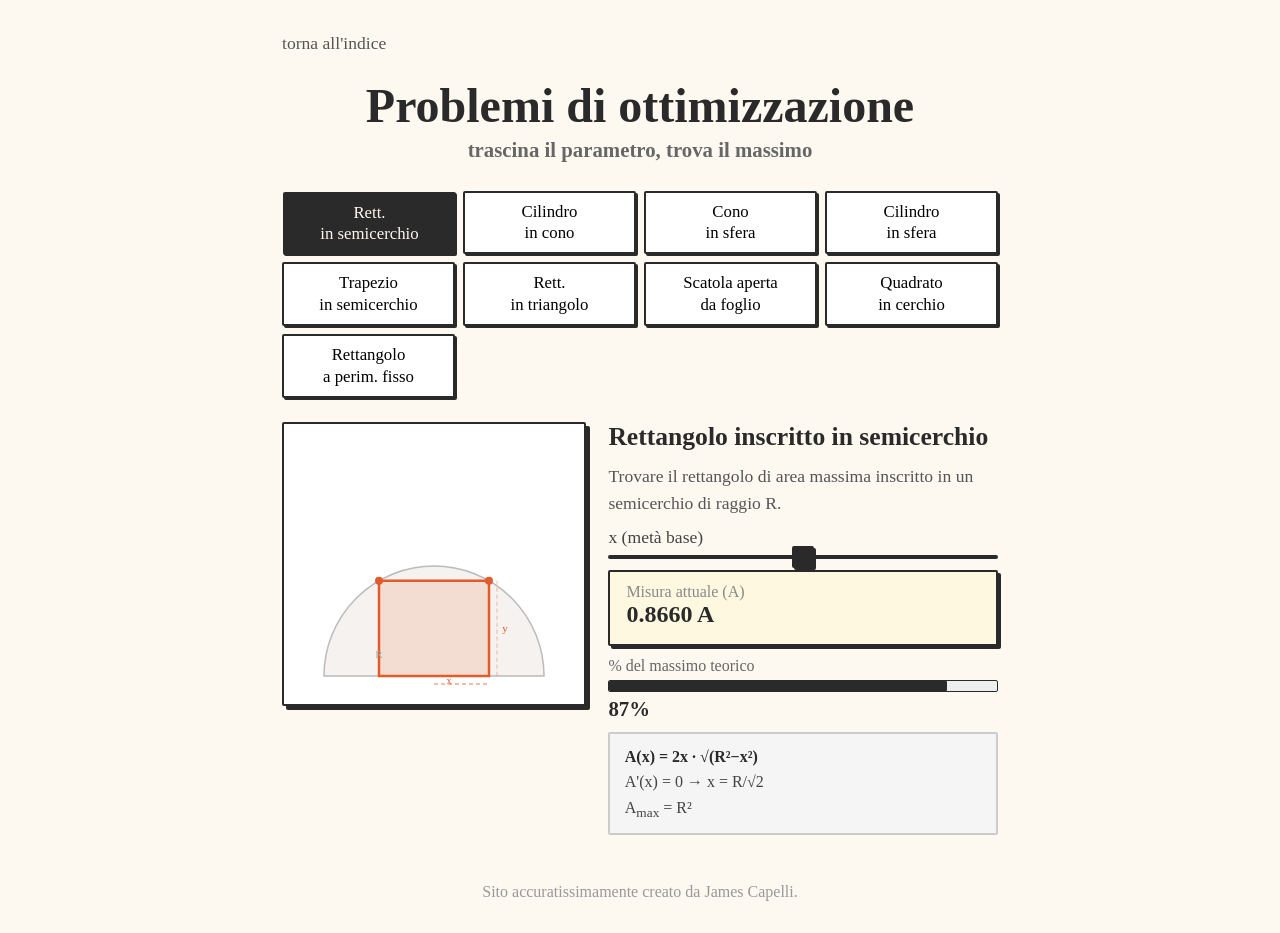
<file: maxmin.html>
<!DOCTYPE html>
<html lang="it">
<head>
  <meta charset="utf-8">
  <meta name="viewport" content="width=device-width, initial-scale=1">
  <title>maxmin</title>
  <style>
    *, *::before, *::after { box-sizing: border-box; margin: 0; padding: 0; }
    body {
      font-family: 'Caveat', cursive;
      background: #fdf8f0;
      color: #2a2a2a;
      max-width: 780px;
      margin: 0 auto;
      padding: 2rem;
      font-size: 1.2rem;
    }
    a.back { display:inline-block;margin-bottom:1.5rem;text-decoration:none;color:#555;font-size:1.1rem; }
    a.back:hover { color:#2a2a2a; }
    header { text-align:center; margin-bottom:1.8rem; }
    h1 { font-size:3rem; font-weight:700; }
    h2 { font-size:1.3rem; color:#666; margin-top:.3rem; }

    /* ── SELEZIONE PROBLEMA ── */
    .problem-grid {
      display: grid;
      grid-template-columns: repeat(auto-fill, minmax(140px, 1fr));
      gap: .5rem;
      margin-bottom: 1.5rem;
    }
    .prob-btn {
      font-family: 'Caveat', cursive;
      font-size: 1.05rem;
      padding: .5rem .6rem;
      border: 2px solid #2a2a2a;
      border-radius: 2px;
      box-shadow: 2px 2px 0 #2a2a2a;
      background: #fff;
      cursor: pointer;
      text-align: center;
      line-height: 1.3;
      transition: background .1s;
    }
    .prob-btn:hover { background: #fffbe6; }
    .prob-btn.active {
      background: #2a2a2a;
      color: #fdf8f0;
      box-shadow: 1px 1px 0 #2a2a2a;
      transform: translate(1px,1px);
    }

    /* ── STAGE PRINCIPALE ── */
    .stage {
      display: flex;
      gap: 1.4rem;
      align-items: flex-start;
      flex-wrap: wrap;
    }

    #canvas-wrap {
      border: 2px solid #2a2a2a;
      border-radius: 2px;
      box-shadow: 4px 4px 0 #2a2a2a;
      background: #fff;
      flex-shrink: 0;
    }
    #cv { display: block; }

    /* ── PANNELLO DESTRO ── */
    .info-panel {
      flex: 1;
      min-width: 200px;
      display: flex;
      flex-direction: column;
      gap: .7rem;
    }

    .problem-title {
      font-size: 1.6rem;
      font-weight: 700;
      line-height: 1.2;
    }
    .problem-desc {
      font-size: 1.1rem;
      color: #555;
      line-height: 1.5;
    }

    /* slider */
    .slider-wrap { display:flex; flex-direction:column; gap:.4rem; }
    .slider-label { font-size:1.1rem; color:#444; }
    input[type=range] {
      appearance:none; width:100%; height:4px;
      background:#2a2a2a; border-radius:2px; outline:none; cursor:pointer;
    }
    input[type=range]::-webkit-slider-thumb {
      -webkit-appearance:none; width:22px; height:22px; border-radius:2px;
      background:#2a2a2a; border:2px solid #2a2a2a; box-shadow:2px 2px 0 #2a2a2a; cursor:pointer;
    }
    input[type=range]::-webkit-slider-thumb:hover { background:#e05c2a; border-color:#e05c2a; }

    /* box risultato */
    .result-box {
      padding: .7rem 1rem;
      border: 2px solid #2a2a2a;
      border-radius: 2px;
      box-shadow: 3px 3px 0 #2a2a2a;
      background: #fff8e1;
    }
    .result-box .label { font-size:1rem; color:#888; }
    .result-box .value { font-size:1.5rem; font-weight:700; }
    .result-box .optimal { font-size:1rem; color:#e05c2a; margin-top:.3rem; font-style: italic; }

    /* barra % */
    .pct-wrap { display:flex; flex-direction:column; gap:.3rem; }
    .pct-label { font-size:1rem; color:#666; }
    .pct-bar-bg {
      height:12px; background:#eee; border:1.5px solid #2a2a2a; border-radius:2px; overflow:hidden;
    }
    .pct-bar-fill {
      height:100%; background:#2a2a2a; border-radius:1px;
      transition: width .1s, background .1s;
    }
    .pct-bar-fill.near { background: #e05c2a; }
    .pct-num { font-size:1.3rem; font-weight:700; }

    /* formula */
    .formula-box {
      padding: .6rem .9rem;
      border: 2px solid #ccc;
      border-radius: 2px;
      background: #f5f5f5;
      font-size: 1rem;
      color: #444;
      line-height: 1.6;
    }
    .formula-box strong { color: #2a2a2a; }

    footer { text-align:center; margin-top:3rem; font-size:1rem; color:#999; }
  </style>
</head>
<body>

<a href="index.html" class="back">torna all'indice</a>
<header>
  <h1>Problemi di ottimizzazione</h1>
  <h2>trascina il parametro, trova il massimo</h2>
</header>

<!-- SELEZIONE -->
<div class="problem-grid" id="prob-grid"></div>

<!-- STAGE -->
<div class="stage">
  <div id="canvas-wrap"><canvas id="cv"></canvas></div>
  <div class="info-panel">
    <div class="problem-title" id="p-title"></div>
    <div class="problem-desc"  id="p-desc"></div>
    <div class="slider-wrap">
      <div class="slider-label" id="p-slider-label"></div>
      <input type="range" id="main-slider" min="1" max="99" value="50">
    </div>
    <div class="result-box">
      <div class="label" id="p-measure-label">valore</div>
      <div class="value" id="p-value">—</div>
      <div class="optimal" id="p-optimal"></div>
    </div>
    <div class="pct-wrap">
      <div class="pct-label">% del massimo teorico</div>
      <div class="pct-bar-bg"><div class="pct-bar-fill" id="pct-fill" style="width:0%"></div></div>
      <div class="pct-num" id="pct-num">0%</div>
    </div>
    <div class="formula-box" id="p-formula"></div>
  </div>
</div>

<footer>Sito accuratissimamente creato da James Capelli.</footer>

<script>
const DPR = window.devicePixelRatio || 1;
const CW = 300, CH = 280;

const cv  = document.getElementById('cv');
const ctx = cv.getContext('2d');
cv.width  = CW * DPR; cv.height = CH * DPR;
cv.style.width = CW + 'px'; cv.style.height = CH + 'px';
ctx.scale(DPR, DPR);

// ── helpers canvas ──────────────────────────────────────
function clr() { ctx.clearRect(0,0,CW,CH); ctx.fillStyle='#fff'; ctx.fillRect(0,0,CW,CH); }

function dashed(fn, dash=[4,3]) {
  ctx.setLineDash(dash); fn(); ctx.setLineDash([]);
}

function txt(s, x, y, {color='#555',size=11,align='center',weight='normal',font='Caveat'}={}) {
  ctx.save();
  ctx.fillStyle=color; ctx.font=`${weight} ${size}px ${font},cursive`;
  ctx.textAlign=align; ctx.fillText(s,x,y); ctx.restore();
}

function dot(x, y, r=4, color='#2a2a2a') {
  ctx.beginPath(); ctx.arc(x,y,r,0,Math.PI*2);
  ctx.fillStyle=color; ctx.fill();
}

function dimLine(x1,y1,x2,y2,label,color='#aaa',side=1) {
  ctx.save(); ctx.strokeStyle=color; ctx.lineWidth=0.8;
  dashed(()=>{ ctx.beginPath(); ctx.moveTo(x1,y1); ctx.lineTo(x2,y2); ctx.stroke(); });
  ctx.restore();
  const mx=(x1+x2)/2 + side*10, my=(y1+y2)/2;
  txt(label, mx, my, {color, size:10, align: side>0?'left':'right'});
}

// ── PROBLEMI ────────────────────────────────────────────
// Ogni problema: { id, label, title, desc, sliderLabel, formula, optLabel, unit,
//   min, max, optVal (0-1),
//   measure(t): { current, max },
//   draw(t): void }
// t ∈ [0,1]

const PROB = [];

// ────────────────────────────────────────────────────────
// 1. Rettangolo in semicerchio
PROB.push({
  id: 'semi',
  label: 'Rett.\nin semicerchio',
  title: 'Rettangolo inscritto in semicerchio',
  desc: 'Trovare il rettangolo di area massima inscritto in un semicerchio di raggio R.',
  sliderLabel: 'x (metà base)',
  formula: '<strong>A(x) = 2x · √(R²−x²)</strong><br>A\'(x) = 0 → x = R/√2<br>A<sub>max</sub> = R²',
  optLabel: 'x = R/√2',
  unit: 'A',
  min: 2, max: 98, optVal: 1/Math.SQRT2,
  measure(t) {
    const R=1, x=t*R;
    const y=Math.sqrt(Math.max(0,R*R-x*x));
    const cur=2*x*y, mx=R*R;
    return { current: cur, max: mx };
  },
  draw(t) {
    const cx=CW/2, cy=CH-28, R=110;
    const xp=t*R, yp=Math.sqrt(Math.max(0,R*R-xp*xp));
    clr();
    // semicerchio
    ctx.beginPath(); ctx.arc(cx,cy,R,Math.PI,0);
    ctx.lineTo(cx+R,cy); ctx.lineTo(cx-R,cy); ctx.closePath();
    ctx.fillStyle='rgba(200,185,165,0.18)'; ctx.fill();
    ctx.strokeStyle='#bbb'; ctx.lineWidth=1.5; ctx.stroke();
    // rettangolo
    ctx.fillStyle='rgba(224,92,42,0.15)';
    ctx.fillRect(cx-xp, cy-yp, xp*2, yp);
    ctx.strokeStyle='#e05c2a'; ctx.lineWidth=2.5;
    ctx.strokeRect(cx-xp, cy-yp, xp*2, yp);
    // vertici sul cerchio
    dot(cx+xp, cy-yp, 4, '#e05c2a'); dot(cx-xp, cy-yp, 4, '#e05c2a');
    // dim
    dimLine(cx,cy+8, cx+xp,cy+8, 'x', '#e05c2a', -1);
    ctx.save(); ctx.strokeStyle='rgba(224,92,42,0.5)'; ctx.lineWidth=0.8;
    dashed(()=>{ ctx.beginPath(); ctx.moveTo(cx+xp+8,cy-yp); ctx.lineTo(cx+xp+8,cy); ctx.stroke(); });
    ctx.restore();
    txt('y', cx+xp+16, cy-yp/2+4, {color:'#e05c2a', size:11});
    txt('R', cx-R/2, cy-18, {color:'#aaa', size:11});
  }
});

// ────────────────────────────────────────────────────────
// 2. Cilindro in cono
PROB.push({
  id: 'cilcono',
  label: 'Cilindro\nin cono',
  title: 'Cilindro inscritto in cono',
  desc: 'Trovare il cilindro di volume massimo inscritto in un cono di raggio R e altezza H.',
  sliderLabel: 'r (raggio cilindro)',
  formula: '<strong>V(r) = πr²·H(1−r/R)</strong><br>V\'(r) = 0 → r = 2R/3<br>h = H/3',
  optLabel: 'r = 2R/3',
  unit: 'V',
  min: 2, max: 97, optVal: 2/3,
  measure(t) {
    const R=1, H=1, r=t*R, h=H*(1-r/R);
    const cur=Math.PI*r*r*h, mx=Math.PI*(4/27);
    return { current: cur, max: mx };
  },
  draw(t) {
    const cx=CW/2, bY=CH-20, R=100, H=200;
    const rp=t*R, hp=(1-t)*H, tY=bY-hp;
    clr();
    // cono (sagoma)
    ctx.beginPath(); ctx.moveTo(cx,bY-H); ctx.lineTo(cx-R,bY); ctx.lineTo(cx+R,bY); ctx.closePath();
    ctx.fillStyle='rgba(200,185,165,0.18)'; ctx.fill();
    ctx.strokeStyle='#bbb'; ctx.lineWidth=1.5; ctx.stroke();
    // cilindro riempito
    ctx.fillStyle='rgba(224,92,42,0.15)'; ctx.fillRect(cx-rp,tY,rp*2,hp);
    ctx.strokeStyle='#e05c2a'; ctx.lineWidth=2.5; ctx.strokeRect(cx-rp,tY,rp*2,hp);
    // ellisse top
    ctx.beginPath(); ctx.ellipse(cx,tY,rp,rp*0.18,0,0,Math.PI*2);
    ctx.strokeStyle='#e05c2a'; ctx.lineWidth=1.5; ctx.stroke();
    // ellisse bottom
    ctx.beginPath(); ctx.ellipse(cx,bY,rp,rp*0.18,0,0,Math.PI*2);
    ctx.fillStyle='rgba(224,92,42,0.15)'; ctx.fill();
    ctx.strokeStyle='#e05c2a'; ctx.lineWidth=1.5; ctx.stroke();
    // dim r
    ctx.save(); ctx.strokeStyle='rgba(224,92,42,0.5)'; ctx.lineWidth=0.8;
    dashed(()=>{ ctx.beginPath(); ctx.moveTo(cx,bY+8); ctx.lineTo(cx+rp,bY+8); ctx.stroke(); });
    ctx.restore();
    txt('r', cx+rp/2, bY+17, {color:'#e05c2a', size:11});
    // dim h
    ctx.save(); ctx.strokeStyle='rgba(224,92,42,0.5)'; ctx.lineWidth=0.8;
    dashed(()=>{ ctx.beginPath(); ctx.moveTo(cx+rp+8,tY); ctx.lineTo(cx+rp+8,bY); ctx.stroke(); });
    ctx.restore();
    txt('h', cx+rp+18, tY+hp/2+4, {color:'#e05c2a', size:11});
    // H label
    txt('H', cx-12, bY-H/2, {color:'#aaa', size:11});
    txt('R', cx+R/2, bY+12, {color:'#aaa', size:11});
  }
});

// ────────────────────────────────────────────────────────
// 3. Cono in sfera
PROB.push({
  id: 'conosfera',
  label: 'Cono\nin sfera',
  title: 'Cono inscritto in sfera',
  desc: 'Trovare il cono di volume massimo inscritto in una sfera di raggio R.',
  sliderLabel: 'h (altezza cono)',
  formula: '<strong>V(h) = π/3·(2Rh²−h³)</strong><br>V\'(h) = 0 → h = 4R/3<br>r = 2R√2/3',
  optLabel: 'h = 4R/3',
  unit: 'V',
  min: 3, max: 98, optVal: 2/3,  // t = h/(2R), opt = 2/3
  measure(t) {
    const R=1, h=t*2*R;
    const r2=Math.max(0,2*R*h-h*h);
    const cur=Math.PI/3*r2*h, mx=32*Math.PI*R*R*R/81;
    return { current: cur, max: mx };
  },
  draw(t) {
    const cx=CW/2, cy=CH/2-5, R=100;
    const hp=t*2*R, rp=Math.sqrt(Math.max(0,R*R-(R-hp)*(R-hp)));
    const apexY=cy-R, baseY=cy-R+hp;
    clr();
    // sfera tratteggiata
    ctx.beginPath(); ctx.arc(cx,cy,R,0,Math.PI*2);
    ctx.fillStyle='rgba(200,185,165,0.12)'; ctx.fill();
    dashed(()=>{ ctx.strokeStyle='#ccc'; ctx.lineWidth=1.2; ctx.stroke(); });
    // cono
    if(rp>1){
      ctx.beginPath(); ctx.moveTo(cx,apexY); ctx.lineTo(cx-rp,baseY); ctx.lineTo(cx+rp,baseY); ctx.closePath();
      ctx.fillStyle='rgba(42,110,224,0.15)'; ctx.fill();
      ctx.strokeStyle='#2a6ee0'; ctx.lineWidth=2.5; ctx.stroke();
      ctx.beginPath(); ctx.ellipse(cx,baseY,rp,rp*0.18,0,0,Math.PI*2);
      ctx.strokeStyle='#2a6ee0'; ctx.lineWidth=1.5; ctx.stroke();
      // dim h
      ctx.save(); ctx.strokeStyle='rgba(42,110,224,0.5)'; ctx.lineWidth=0.8;
      dashed(()=>{ ctx.beginPath(); ctx.moveTo(cx+rp+8,apexY); ctx.lineTo(cx+rp+8,baseY); ctx.stroke(); });
      ctx.restore();
      txt('h', cx+rp+18, (apexY+baseY)/2+4, {color:'#2a6ee0', size:11});
      // dim r
      ctx.save(); ctx.strokeStyle='rgba(42,110,224,0.5)'; ctx.lineWidth=0.8;
      dashed(()=>{ ctx.beginPath(); ctx.moveTo(cx,baseY+8); ctx.lineTo(cx+rp,baseY+8); ctx.stroke(); });
      ctx.restore();
      txt('r', cx+rp/2, baseY+18, {color:'#2a6ee0', size:11});
    }
    // R label
    ctx.save(); ctx.strokeStyle='rgba(170,160,145,0.6)'; ctx.lineWidth=0.8;
    ctx.beginPath(); ctx.moveTo(cx,cy); ctx.lineTo(cx+R*0.7,cy-R*0.7); ctx.stroke(); ctx.restore();
    txt('R', cx+R*0.38, cy-R*0.42, {color:'#aaa', size:11});
    dot(cx,cy,3,'#aaa');
  }
});

// ────────────────────────────────────────────────────────
// 4. Cilindro in sfera
PROB.push({
  id: 'cilsfera',
  label: 'Cilindro\nin sfera',
  title: 'Cilindro inscritto in sfera',
  desc: 'Trovare il cilindro di volume massimo inscritto in una sfera di raggio R.',
  sliderLabel: 'r (raggio cilindro)',
  formula: '<strong>V(r) = 2πr²·√(R²−r²)</strong><br>V\'(r) = 0 → r² = 2R²/3<br>h = 2R/√3',
  optLabel: 'r = R·√(2/3)',
  unit: 'V',
  min: 2, max: 97, optVal: Math.sqrt(2/3),
  measure(t) {
    const R=1, r=t*R, h2=Math.max(0,R*R-r*r);
    const cur=2*Math.PI*r*r*Math.sqrt(h2), mx=4*Math.PI*R*R*R/(3*Math.sqrt(3));
    return { current: cur, max: mx };
  },
  draw(t) {
    const cx=CW/2, cy=CH/2-5, R=100;
    const rp=t*R*0.95, hp=Math.sqrt(Math.max(0,R*R-rp*rp))*2;
    const tY=cy-hp/2;
    clr();
    ctx.beginPath(); ctx.arc(cx,cy,R,0,Math.PI*2);
    ctx.fillStyle='rgba(200,185,165,0.12)'; ctx.fill();
    dashed(()=>{ ctx.strokeStyle='#ccc'; ctx.lineWidth=1.2; ctx.stroke(); });
    // cilindro
    ctx.fillStyle='rgba(14,102,85,0.14)'; ctx.fillRect(cx-rp,tY,rp*2,hp);
    ctx.strokeStyle='#0e6655'; ctx.lineWidth=2.5; ctx.strokeRect(cx-rp,tY,rp*2,hp);
    ctx.beginPath(); ctx.ellipse(cx,tY,rp,rp*0.18,0,0,Math.PI*2);
    ctx.strokeStyle='#0e6655'; ctx.lineWidth=1.5; ctx.stroke();
    ctx.beginPath(); ctx.ellipse(cx,tY+hp,rp,rp*0.18,0,0,Math.PI*2);
    ctx.fillStyle='rgba(14,102,85,0.14)'; ctx.fill(); ctx.strokeStyle='#0e6655'; ctx.lineWidth=1.5; ctx.stroke();
    // raggio sfera
    ctx.save(); ctx.strokeStyle='rgba(170,160,145,0.6)'; ctx.lineWidth=0.8;
    ctx.beginPath(); ctx.moveTo(cx,cy); ctx.lineTo(cx+rp,tY); ctx.stroke(); ctx.restore();
    txt('R', cx+rp/2-4, cy+(tY-cy)/2-2, {color:'#aaa', size:10});
    dot(cx,cy,3,'#aaa');
    // dim
    ctx.save(); ctx.strokeStyle='rgba(14,102,85,0.5)'; ctx.lineWidth=0.8;
    dashed(()=>{ ctx.beginPath(); ctx.moveTo(cx+rp+8,tY); ctx.lineTo(cx+rp+8,tY+hp); ctx.stroke(); });
    ctx.restore();
    txt('h', cx+rp+18, cy+4, {color:'#0e6655', size:11});
    ctx.save(); ctx.strokeStyle='rgba(14,102,85,0.5)'; ctx.lineWidth=0.8;
    dashed(()=>{ ctx.beginPath(); ctx.moveTo(cx,tY+hp+8); ctx.lineTo(cx+rp,tY+hp+8); ctx.stroke(); });
    ctx.restore();
    txt('r', cx+rp/2, tY+hp+18, {color:'#0e6655', size:11});
  }
});

// ────────────────────────────────────────────────────────
// 5. Trapezio in semicerchio
PROB.push({
  id: 'trapsemi',
  label: 'Trapezio\nin semicerchio',
  title: 'Trapezio inscritto in semicerchio',
  desc: 'Trovare il trapezio isoscele di area massima inscritto in un semicerchio di raggio R.',
  sliderLabel: 'x (semilato minore)',
  formula: '<strong>A(x) = (R+x)·√(R²−x²)</strong><br>V\'(x)=0 → x = R/2<br>A<sub>max</sub> = 3R²√3/4',
  optLabel: 'x = R/2',
  unit: 'A',
  min: 2, max: 97, optVal: 0.5,
  measure(t) {
    const R=1, x=t*R;
    const y=Math.sqrt(Math.max(0,R*R-x*x));
    const cur=(R+x)*y, mx=3*R*R*Math.sqrt(3)/4;
    return { current: cur, max: mx };
  },
  draw(t) {
    const cx=CW/2, cy=CH-28, R=110;
    const xp=t*R, yp=Math.sqrt(Math.max(0,R*R-xp*xp));
    clr();
    ctx.beginPath(); ctx.arc(cx,cy,R,Math.PI,0);
    ctx.lineTo(cx+R,cy); ctx.lineTo(cx-R,cy); ctx.closePath();
    ctx.fillStyle='rgba(200,185,165,0.18)'; ctx.fill();
    ctx.strokeStyle='#bbb'; ctx.lineWidth=1.5; ctx.stroke();
    // trapezio
    ctx.beginPath();
    ctx.moveTo(cx-R,cy); ctx.lineTo(cx+R,cy);
    ctx.lineTo(cx+xp,cy-yp); ctx.lineTo(cx-xp,cy-yp);
    ctx.closePath();
    ctx.fillStyle='rgba(91,44,138,0.14)'; ctx.fill();
    ctx.strokeStyle='#5b2c8a'; ctx.lineWidth=2.5; ctx.stroke();
    dot(cx+xp,cy-yp,4,'#5b2c8a'); dot(cx-xp,cy-yp,4,'#5b2c8a');
    txt('2R', cx, cy+15, {color:'#aaa',size:11});
    txt('2x', cx, cy-yp-10, {color:'#5b2c8a',size:11});
    txt('y', cx+xp+14, cy-yp/2, {color:'#5b2c8a',size:10});
  }
});

// ────────────────────────────────────────────────────────
// 6. Rettangolo in triangolo rettangolo
PROB.push({
  id: 'retttri',
  label: 'Rett.\nin triangolo',
  title: 'Rettangolo inscritto in triangolo rettangolo',
  desc: 'Trovare il rettangolo di area massima con un lato sulla base del triangolo.',
  sliderLabel: 'x (base rettangolo)',
  formula: '<strong>A(x) = x·b(1−x/a)</strong><br>A\'(x) = 0 → x = a/2<br>A<sub>max</sub> = ab/4',
  optLabel: 'x = a/2',
  unit: 'A',
  min: 2, max: 96, optVal: 0.5,
  measure(t) {
    const a=1,b=1, x=t*a;
    const h=b*(1-x/a);
    const cur=x*h, mx=a*b/4;
    return { current: cur, max: mx };
  },
  draw(t) {
    const ox=30, oy=CH-28, a=220, b=190;
    const xp=t*a, hp=b*(1-t);
    clr();
    ctx.beginPath(); ctx.moveTo(ox,oy-b); ctx.lineTo(ox,oy); ctx.lineTo(ox+a,oy); ctx.closePath();
    ctx.fillStyle='rgba(200,185,165,0.18)'; ctx.fill(); ctx.strokeStyle='#bbb'; ctx.lineWidth=1.5; ctx.stroke();
    ctx.fillStyle='rgba(146,43,33,0.14)'; ctx.fillRect(ox,oy-hp,xp,hp);
    ctx.strokeStyle='#922b21'; ctx.lineWidth=2.5; ctx.strokeRect(ox,oy-hp,xp,hp);
    dot(ox+xp,oy-hp,4,'#922b21');
    txt('a', ox+a/2, oy+15, {color:'#aaa',size:11});
    txt('b', ox-14, oy-b/2, {color:'#aaa',size:11});
    txt('x', ox+xp/2, oy+15, {color:'#922b21',size:11});
    txt('h', ox-14, oy-hp/2, {color:'#922b21',size:11, align:'right'});
  }
});

// ────────────────────────────────────────────────────────
// 7. Scatola aperta da foglio
PROB.push({
  id: 'scatola',
  label: 'Scatola aperta\nda foglio',
  title: 'Scatola aperta da foglio rettangolare',
  desc: 'Ritagliare quadrati agli angoli di un foglio a×b e ripiegare. Trovare x che massimizza il volume.',
  sliderLabel: 'x (lato quadrato tagliato)',
  formula: '<strong>V(x) = x(a−2x)(b−2x)</strong><br>V\'(x)=0 → x = (a+b−√(a²−ab+b²))/6',
  optLabel: 'x ≈ (a+b−√…)/6',
  unit: 'V',
  min: 2, max: 47, optVal: null, // calcolato dinamicamente
  measure(t) {
    const a=1.4, b=1.0, x=t*Math.min(a,b)/2;
    const cur=x*(a-2*x)*(b-2*x);
    // ottimo
    const A=a, B=b;
    const disc=Math.sqrt(A*A-A*B+B*B);
    const xopt=(A+B-disc)/6;
    const mx=xopt*(A-2*xopt)*(B-2*xopt);
    return { current: Math.max(0,cur), max: Math.max(mx,0.001) };
  },
  draw(t) {
    const ox=18, oy=28, A=240, B=160;
    const x=t*Math.min(A,B)/2*0.95;
    const W2=A-2*x, H2=B-2*x;
    clr();
    // foglio originale
    dashed(()=>{ ctx.strokeStyle='#ccc'; ctx.lineWidth=0.8; ctx.strokeRect(ox,oy,A,B); });
    // ritagli angoli
    [[ox,oy],[ox+A-x,oy],[ox,oy+B-x],[ox+A-x,oy+B-x]].forEach(([cx2,cy2])=>{
      ctx.fillStyle='rgba(200,185,165,0.4)'; ctx.fillRect(cx2,cy2,x,x);
      ctx.strokeStyle='#bbb'; ctx.lineWidth=0.5; ctx.strokeRect(cx2,cy2,x,x);
    });
    // base
    ctx.fillStyle='rgba(61,90,30,0.14)'; ctx.fillRect(ox+x,oy+x,W2,H2);
    ctx.strokeStyle='#3d5a1e'; ctx.lineWidth=2.5; ctx.strokeRect(ox+x,oy+x,W2,H2);
    // spigoli 3D
    const ddx=x*0.6, ddy=-x*0.45;
    [[ox+x,oy+x],[ox+x+W2,oy+x],[ox+x,oy+x+H2],[ox+x+W2,oy+x+H2]].forEach(([px,py])=>{
      ctx.save(); ctx.strokeStyle='#3d5a1e'; ctx.lineWidth=1; ctx.setLineDash([2,2]);
      ctx.beginPath(); ctx.moveTo(px,py); ctx.lineTo(px+ddx,py+ddy); ctx.stroke();
      ctx.setLineDash([]); ctx.restore();
    });
    ctx.strokeStyle='#3d5a1e'; ctx.lineWidth=1;
    ctx.beginPath(); ctx.moveTo(ox+x+ddx,oy+x+ddy); ctx.lineTo(ox+x+W2+ddx,oy+x+ddy); ctx.stroke();
    ctx.beginPath(); ctx.moveTo(ox+x+W2+ddx,oy+x+ddy); ctx.lineTo(ox+x+W2+ddx,oy+x+H2+ddy); ctx.stroke();
    txt('x', ox+x/2, oy+B/2, {color:'#3d5a1e',size:11});
    txt('a', ox+A/2, oy+B+15, {color:'#aaa',size:11});
    txt('b', ox-12, oy+B/2, {color:'#aaa',size:11});
  }
});

// ────────────────────────────────────────────────────────
// 8. Quadrato in cerchio
PROB.push({
  id: 'quadcerchio',
  label: 'Quadrato\nin cerchio',
  title: 'Quadrato inscritto in cerchio',
  desc: 'Trovare il quadrato di area massima inscritto in un cerchio di raggio R.',
  sliderLabel: 'l (semilato)',
  formula: '<strong>A(l) = 4l²</strong> con l²+l²=R²<br>→ l = R/√2, A<sub>max</sub> = 2R²',
  optLabel: 'l = R/√2',
  unit: 'A',
  min: 5, max: 96, optVal: 1/Math.SQRT2,
  measure(t) {
    const R=1, l=t*R;
    const cur=4*l*l, mx=2*R*R;
    return { current: Math.min(cur,mx*1.01), max: mx };
  },
  draw(t) {
    const cx=CW/2, cy=CH/2+5, R=105;
    const lp=t*R;
    clr();
    ctx.beginPath(); ctx.arc(cx,cy,R,0,Math.PI*2);
    ctx.fillStyle='rgba(200,185,165,0.12)'; ctx.fill(); ctx.strokeStyle='#bbb'; ctx.lineWidth=1.5; ctx.stroke();
    ctx.fillStyle='rgba(28,40,51,0.14)'; ctx.fillRect(cx-lp,cy-lp,lp*2,lp*2);
    ctx.strokeStyle='#1c2833'; ctx.lineWidth=2.5; ctx.strokeRect(cx-lp,cy-lp,lp*2,lp*2);
    // diagonale
    ctx.save(); ctx.strokeStyle='rgba(170,160,145,0.6)'; ctx.lineWidth=0.8;
    dashed(()=>{ ctx.beginPath(); ctx.moveTo(cx,cy); ctx.lineTo(cx+lp,cy-lp); ctx.stroke(); });
    ctx.restore();
    txt('R', cx+lp/2+2, cy-lp/2-2, {color:'#aaa',size:10});
    txt('l', cx+lp+10, cy, {color:'#1c2833',size:11});
    dot(cx,cy,3,'#aaa');
  }
});

// ────────────────────────────────────────────────────────
// 9. Rettangolo perimetro fisso
PROB.push({
  id: 'perim',
  label: 'Rettangolo\na perim. fisso',
  title: 'Rettangolo di area massima a perimetro fisso',
  desc: 'Dato un perimetro P = 2(a+b) costante, trovare le dimensioni che massimizzano l\'area.',
  sliderLabel: 'a/b (rapporto lati)',
  formula: '<strong>A = a·b</strong>, con a+b = P/2 = cost.<br>A\'= 0 → a = b (quadrato)<br>A<sub>max</sub> = (P/4)²',
  optLabel: 'a = b (quadrato)',
  unit: 'A',
  min: 2, max: 98, optVal: 0.5,
  measure(t) {
    const P2=1, a=t*P2, b=P2-a;
    const cur=a*b, mx=P2*P2/4;
    return { current: cur, max: mx };
  },
  draw(t) {
    const P2=200, a=t*P2, b=P2-a;
    const cx=CW/2, cy=CH/2;
    clr();
    // quadrato ottimale (riferimento)
    dashed(()=>{
      ctx.strokeStyle='rgba(200,185,165,0.5)'; ctx.lineWidth=1;
      ctx.strokeRect(cx-50,cy-50,100,100);
    });
    ctx.fillStyle='rgba(146,43,33,0.12)'; ctx.fillRect(cx-a/2,cy-b/2,a,b);
    ctx.strokeStyle='#922b21'; ctx.lineWidth=2.5; ctx.strokeRect(cx-a/2,cy-b/2,a,b);
    txt('a', cx, cy+b/2+15, {color:'#922b21',size:11});
    txt('b', cx-a/2-14, cy, {color:'#922b21',size:11, align:'right'});
  }
});

// ── LOGICA DI GESTIONE INTERFACCIA ──────────────────────
let currentProb = PROB[0];
const slider = document.getElementById('main-slider');
const grid = document.getElementById('prob-grid');

// Funzione principale di aggiornamento
function update() {
  const t = slider.value / 100;
  
  // 1. Disegna sul canvas
  currentProb.draw(t);
  
  // 2. Calcola valori e percentuale
  const m = currentProb.measure(t);
  const pct = Math.min(100, Math.round((m.current / m.max) * 100));
  
  // 3. Aggiorna UI
  document.getElementById('p-value').textContent = m.current.toFixed(4) + ' ' + (currentProb.unit || '');
  document.getElementById('pct-num').textContent = pct + '%';
  
  const fill = document.getElementById('pct-fill');
  fill.style.width = pct + '%';
  
  // Effetto "vicino all'ottimo"
  if (pct > 98) {
    fill.classList.add('near');
    document.getElementById('p-optimal').textContent = `Ottimo trovato! (${currentProb.optLabel})`;
  } else {
    fill.classList.remove('near');
    document.getElementById('p-optimal').textContent = "";
  }
}

// Carica un problema specifico
function loadProblem(p) {
  currentProb = p;
  document.getElementById('p-title').textContent = p.title;
  document.getElementById('p-desc').textContent = p.desc;
  document.getElementById('p-slider-label').textContent = p.sliderLabel;
  document.getElementById('p-formula').innerHTML = p.formula;
  document.getElementById('p-measure-label').textContent = `Misura attuale (${p.unit})`;
  
  slider.min = p.min;
  slider.max = p.max;
  slider.value = (p.min + p.max) / 2; // Inizia dal centro
  
  update();
}

// Inizializzazione
function init() {
  PROB.forEach((p, idx) => {
    const btn = document.createElement('button');
    btn.className = 'prob-btn' + (idx === 0 ? ' active' : '');
    btn.innerText = p.label;
    btn.onclick = () => {
      document.querySelectorAll('.prob-btn').forEach(b => b.classList.remove('active'));
      btn.classList.add('active');
      loadProblem(p);
    };
    grid.appendChild(btn);
  });

  // Carica il primo problema all'avvio
  loadProblem(PROB[0]);
}

slider.addEventListener('input', update);
window.onload = init;

</script>
</body>
</html>
</file>
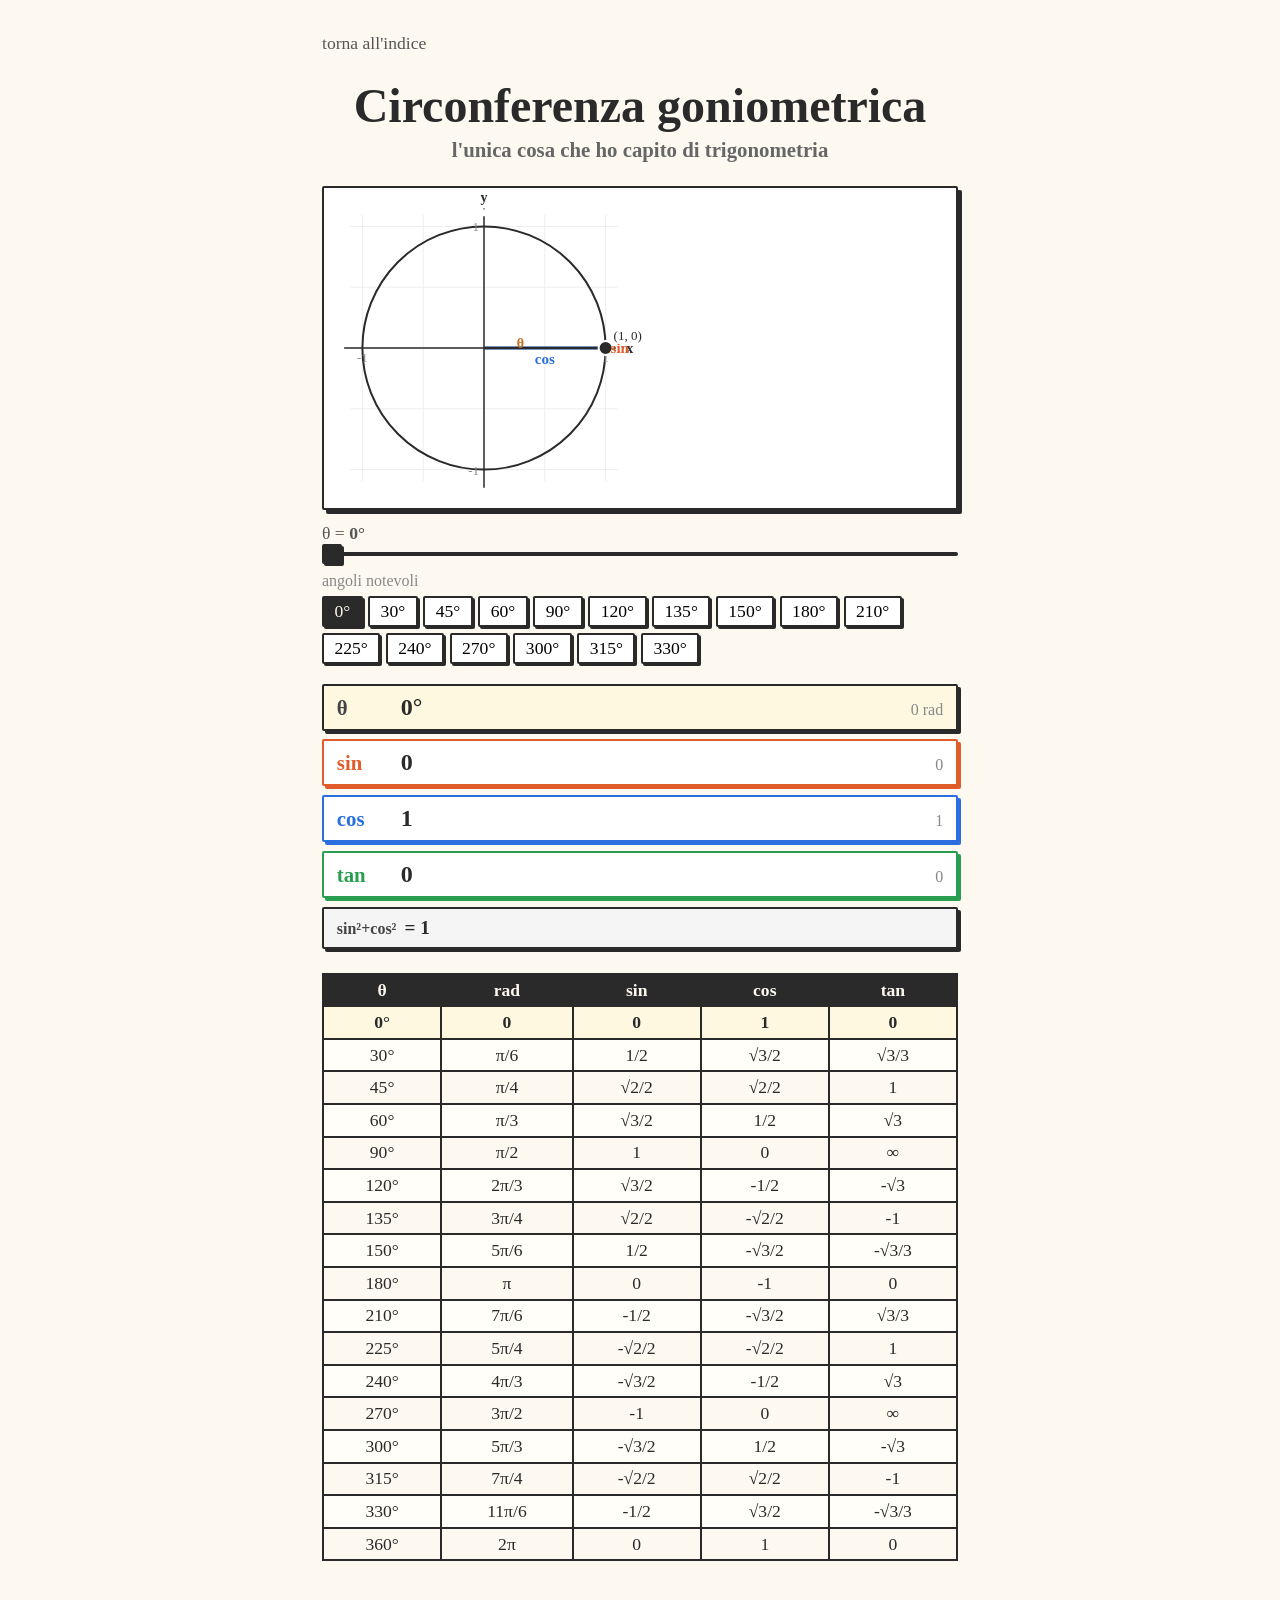
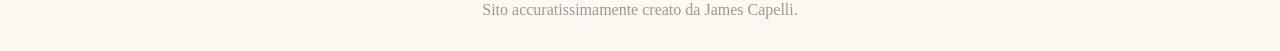
<file: trig.html>
<!DOCTYPE html>
<html lang="it">
<head>
  <meta charset="utf-8">
  <meta name="viewport" content="width=device-width, initial-scale=1">
  <title>Trigonometria</title>

  <style>
    *, *::before, *::after { box-sizing: border-box; margin: 0; padding: 0; }
    body {
      font-family: 'Caveat';
      background: #fdf8f0;
      color: #2a2a2a;
      max-width: 700px;
      margin: 0 auto;
      padding: 2rem;
      font-size: 1.2rem;
    }
    a.back { display:inline-block;margin-bottom:1.5rem;text-decoration:none;color:#555;font-size:1.1rem; }
    a.back:hover { color:#2a2a2a; }
    header { text-align:center; margin-bottom:1.5rem; }
    h1 { font-size:3rem; font-weight:700; }
    h2 { font-size:1.3rem; color:#666; margin-top:.3rem; }

    /* layout: cerchio a sinistra, valori a destra */
    .main {
      display: flex;
      gap: 1.2rem;
      align-items: flex-start;
      flex-wrap: wrap;
    }

    /* canvas */
    #canvas-wrap {
      border: 2px solid #2a2a2a;
      border-radius: 2px;
      box-shadow: 4px 4px 0 #2a2a2a;
      background: #fff;
      flex-shrink: 0;
      touch-action: none;
    }
    #cv { display:block; }

    /* pannello valori */
    .values-panel {
      flex: 1;
      min-width: 200px;
      display: flex;
      flex-direction: column;
      gap: .55rem;
    }

    .val-row {
      display: flex;
      align-items: baseline;
      gap: .5rem;
      padding: .5rem .8rem;
      border: 2px solid #2a2a2a;
      border-radius: 2px;
      box-shadow: 3px 3px 0 #2a2a2a;
      background: #fff;
    }
    .val-name {
      font-size: 1.3rem;
      font-weight: 700;
      min-width: 3.5rem;
      color: #444;
    }
    .val-num {
      font-size: 1.5rem;
      font-weight: 700;
      flex: 1;
      transition: color .15s;
    }
    .val-exact {
      font-size: 1rem;
      color: #888;
    }

    .val-row.sin-row  { border-color:#e05c2a; box-shadow:3px 3px 0 #e05c2a; }
    .val-row.cos-row  { border-color:#2a6ee0; box-shadow:3px 3px 0 #2a6ee0; }
    .val-row.tan-row  { border-color:#2a9e50; box-shadow:3px 3px 0 #2a9e50; }
    .val-row.ang-row  { background:#fff8e1; }

    .val-row.sin-row .val-name { color:#e05c2a; }
    .val-row.cos-row .val-name { color:#2a6ee0; }
    .val-row.tan-row .val-name { color:#2a9e50; }

    /* slider angolo */
    .angle-ctrl {
      margin-top: .8rem;
      display: flex;
      flex-direction: column;
      gap: .5rem;
    }
    .angle-ctrl label { font-size: 1.1rem; color: #555; }
    input[type=range] {
      appearance:none; width:100%; height:4px;
      background:#2a2a2a; border-radius:2px; outline:none; cursor:pointer;
    }
    input[type=range]::-webkit-slider-thumb {
      -webkit-appearance:none; width:20px; height:20px; border-radius:2px;
      background:#2a2a2a; border:2px solid #2a2a2a; box-shadow:2px 2px 0 #2a2a2a; cursor:pointer;
    }
    input[type=range]::-webkit-slider-thumb:hover { background:#e05c2a; border-color:#e05c2a; }

    /* angoli notevoli */
    .notable {
      margin-top: 1rem;
    }
    .notable-title { font-size:1rem; color:#888; margin-bottom:.4rem; }
    .notable-btns { display:flex; gap:.35rem; flex-wrap:wrap; }
    .notable-btn {
      font-family:'Caveat',cursive; font-size:1.1rem;
      padding:.2rem .65rem;
      border:2px solid #2a2a2a; border-radius:2px;
      box-shadow:2px 2px 0 #2a2a2a; background:#fff; cursor:pointer;
    }
    .notable-btn:hover { background:#fffbe6; }
    .notable-btn.active { background:#2a2a2a; color:#fdf8f0; }

    /* tabella angoli notevoli */
    .table-wrap {
      margin-top: 1.5rem;
      overflow-x: auto;
    }
    .trig-table {
      width: 100%;
      border-collapse: collapse;
      font-size: 1.1rem;
    }
    .trig-table th, .trig-table td {
      border: 2px solid #2a2a2a;
      padding: .3rem .6rem;
      text-align: center;
    }
    .trig-table th { background: #2a2a2a; color: #fdf8f0; font-weight: 700; }
    .trig-table tr:nth-child(even) td { background: #fffef8; }
    .trig-table td.hi { background: #fff8e1; font-weight: 700; }

    footer { text-align:center; margin-top:2.5rem; font-size:1rem; color:#999; }
  </style>
</head>
<body>

<a href="index.html" class="back">torna all'indice</a>
<header>
  <h1>Circonferenza goniometrica</h1>
  <h2>l'unica cosa che ho capito di trigonometria</h2>
</header>

<div class="main">
  <div>
    <div id="canvas-wrap"><canvas id="cv"></canvas></div>
    <div class="angle-ctrl">
      <label>θ = <strong id="angle-label">0°</strong></label>
      <input type="range" id="angle-slider" min="0" max="360" value="0" step="1">
    </div>
    <div class="notable">
      <div class="notable-title">angoli notevoli</div>
      <div class="notable-btns" id="notable-btns"></div>
    </div>
  </div>

  <div class="values-panel">
    <div class="val-row ang-row">
      <span class="val-name">θ</span>
      <span class="val-num" id="v-deg">0°</span>
      <span class="val-exact" id="v-rad">0</span>
    </div>
    <div class="val-row sin-row">
      <span class="val-name">sin</span>
      <span class="val-num" id="v-sin">0</span>
      <span class="val-exact" id="v-sin-ex"></span>
    </div>
    <div class="val-row cos-row">
      <span class="val-name">cos</span>
      <span class="val-num" id="v-cos">1</span>
      <span class="val-exact" id="v-cos-ex"></span>
    </div>
    <div class="val-row tan-row">
      <span class="val-name">tan</span>
      <span class="val-num" id="v-tan">0</span>
      <span class="val-exact" id="v-tan-ex"></span>
    </div>
    <!-- identità pitagorica -->
    <div class="val-row" style="background:#f5f5f5;">
      <span class="val-name" style="font-size:1rem;min-width:auto">sin²+cos²</span>
      <span class="val-num" id="v-pyth" style="font-size:1.2rem">= 1</span>
    </div>
  </div>
</div>

<!-- tabella angoli notevoli -->
<div class="table-wrap">
  <table class="trig-table" id="trig-table">
    <thead>
      <tr>
        <th>θ</th><th>rad</th><th>sin</th><th>cos</th><th>tan</th>
      </tr>
    </thead>
    <tbody id="trig-tbody"></tbody>
  </table>
</div>

<footer>Sito accuratissimamente creato da James Capelli.</footer>

<script>
// ── Angoli notevoli ──────────────────────────────────────
const NOTABLE = [
  { deg:0,   label:'0°',    rad:'0',        sin:'0',      cos:'1',      tan:'0'       },
  { deg:30,  label:'30°',   rad:'π/6',      sin:'1/2',    cos:'√3/2',   tan:'√3/3'    },
  { deg:45,  label:'45°',   rad:'π/4',      sin:'√2/2',   cos:'√2/2',   tan:'1'       },
  { deg:60,  label:'60°',   rad:'π/3',      sin:'√3/2',   cos:'1/2',    tan:'√3'      },
  { deg:90,  label:'90°',   rad:'π/2',      sin:'1',      cos:'0',      tan:'∞'       },
  { deg:120, label:'120°',  rad:'2π/3',     sin:'√3/2',   cos:'-1/2',   tan:'-√3'     },
  { deg:135, label:'135°',  rad:'3π/4',     sin:'√2/2',   cos:'-√2/2',  tan:'-1'      },
  { deg:150, label:'150°',  rad:'5π/6',     sin:'1/2',    cos:'-√3/2',  tan:'-√3/3'   },
  { deg:180, label:'180°',  rad:'π',        sin:'0',      cos:'-1',     tan:'0'       },
  { deg:210, label:'210°',  rad:'7π/6',     sin:'-1/2',   cos:'-√3/2',  tan:'√3/3'    },
  { deg:225, label:'225°',  rad:'5π/4',     sin:'-√2/2',  cos:'-√2/2',  tan:'1'       },
  { deg:240, label:'240°',  rad:'4π/3',     sin:'-√3/2',  cos:'-1/2',   tan:'√3'      },
  { deg:270, label:'270°',  rad:'3π/2',     sin:'-1',     cos:'0',      tan:'∞'       },
  { deg:300, label:'300°',  rad:'5π/3',     sin:'-√3/2',  cos:'1/2',    tan:'-√3'     },
  { deg:315, label:'315°',  rad:'7π/4',     sin:'-√2/2',  cos:'√2/2',   tan:'-1'      },
  { deg:330, label:'330°',  rad:'11π/6',    sin:'-1/2',   cos:'√3/2',   tan:'-√3/3'   },
  { deg:360, label:'360°',  rad:'2π',       sin:'0',      cos:'1',      tan:'0'       },
];

// ── Formattazione valori esatti ──────────────────────────
function fmtExact(v, type) {
  // cerca corrispondenza con angoli notevoli
  const h = 1e-6;
  for (const n of NOTABLE) {
    const r = n.deg * Math.PI / 180;
    const ref = type==='sin' ? Math.sin(r)
              : type==='cos' ? Math.cos(r)
              : type==='tan' ? Math.tan(r) : NaN;
    if (Math.abs(v - ref) < h) {
      return type==='sin' ? n.sin : type==='cos' ? n.cos : n.tan;
    }
  }
  return '';
}

function fmtRad(deg) {
  for (const n of NOTABLE) if (Math.abs(n.deg - deg) < 0.5) return n.rad;
  return (deg * Math.PI / 180).toFixed(4);
}

function fmtNum(v) {
  if (!isFinite(v)) return '∞';
  const r = Math.round(v * 10000) / 10000;
  return String(r);
}

// ── Canvas ───────────────────────────────────────────────
const cv  = document.getElementById('cv');
const ctx = cv.getContext('2d');

// dimensione: quadrato
const SIZE = 320;
cv.width = cv.height = SIZE;
cv.style.width = cv.style.height = SIZE + 'px';

const CX = SIZE / 2, CY = SIZE / 2;
const R  = SIZE * 0.38;  // raggio del cerchio

const COL = {
  circle:  '#2a2a2a',
  axis:    '#2a2a2a',
  grid:    '#eee',
  point:   '#2a2a2a',
  sinLine: '#e05c2a',
  cosLine: '#2a6ee0',
  tanLine: '#2a9e50',
  radius:  '#2a2a2a',
  arc:     '#f0a060',
  label:   '#2a2a2a',
};

let currentDeg = 0;

function draw(deg) {
  const rad = deg * Math.PI / 180;
  const cos = Math.cos(rad);
  const sin = Math.sin(rad);
  const tan = Math.tan(rad);

  const px = x => CX + x * R;
  const py = y => CY - y * R;   // y invertita
  const pt = [px(cos), py(sin)]; // punto sul cerchio

  ctx.clearRect(0, 0, SIZE, SIZE);
  ctx.fillStyle = '#fff';
  ctx.fillRect(0, 0, SIZE, SIZE);

  // ── griglia leggera ──
  ctx.strokeStyle = COL.grid;
  ctx.lineWidth = 1;
  for (let v = -1; v <= 1; v += 0.5) {
    ctx.beginPath(); ctx.moveTo(px(v), py(-1.1)); ctx.lineTo(px(v), py(1.1)); ctx.stroke();
    ctx.beginPath(); ctx.moveTo(px(-1.1), py(v)); ctx.lineTo(px(1.1), py(v)); ctx.stroke();
  }

  // ── cerchio ──
  ctx.strokeStyle = COL.circle;
  ctx.lineWidth = 2;
  ctx.beginPath(); ctx.arc(CX, CY, R, 0, Math.PI * 2); ctx.stroke();

  // ── assi ──
  ctx.strokeStyle = COL.axis;
  ctx.lineWidth = 1.5;
  ctx.beginPath(); ctx.moveTo(px(-1.15), CY); ctx.lineTo(px(1.15), CY); ctx.stroke();
  ctx.beginPath(); ctx.moveTo(CX, py(-1.15)); ctx.lineTo(CX, py(1.15)); ctx.stroke();

  // frecce assi
  [[px(1.15), CY, 1, 0], [CX, py(1.15), 0, -1]].forEach(([x, y, dx, dy]) => {
    ctx.beginPath();
    ctx.moveTo(x, y);
    ctx.lineTo(x - dx*8 - dy*4, y - dy*8 + dx*4);
    ctx.lineTo(x - dx*8 + dy*4, y - dy*8 - dx*4);
    ctx.closePath(); ctx.fill();
  });

  // label assi
  ctx.fillStyle = COL.label; ctx.font = 'bold 14px Caveat,cursive'; ctx.textAlign = 'center';
  ctx.fillText('x', px(1.15) + 6, CY + 5);
  ctx.fillText('y', CX, py(1.15) - 6);

  // tick 1,-1 sugli assi
  ctx.font = '13px Caveat,cursive'; ctx.fillStyle = '#888';
  ctx.textAlign = 'center';
  ctx.fillText('1', px(1), CY + 14);
  ctx.fillText('-1', px(-1), CY + 14);
  ctx.textAlign = 'right';
  ctx.fillText('1', CX - 5, py(1) + 5);
  ctx.fillText('-1', CX - 5, py(-1) + 5);

  // ── arco angolo ──
  ctx.strokeStyle = COL.arc; ctx.lineWidth = 2;
  ctx.beginPath();
  ctx.arc(CX, CY, R * 0.22, 0, -rad, deg < 0);
  ctx.stroke();

  // ── lato coseno (orizzontale, da origine a proiezione x) ──
  ctx.strokeStyle = COL.cosLine; ctx.lineWidth = 3;
  ctx.setLineDash([]);
  ctx.beginPath(); ctx.moveTo(CX, CY); ctx.lineTo(pt[0], CY); ctx.stroke();

  // ── lato seno (verticale, da proiezione x a punto) ──
  ctx.strokeStyle = COL.sinLine; ctx.lineWidth = 3;
  ctx.beginPath(); ctx.moveTo(pt[0], CY); ctx.lineTo(pt[0], pt[1]); ctx.stroke();

  // ── raggio ──
  ctx.strokeStyle = COL.radius; ctx.lineWidth = 2.5;
  ctx.beginPath(); ctx.moveTo(CX, CY); ctx.lineTo(pt[0], pt[1]); ctx.stroke();

  // ── tangente (se non troppo grande) ──
  if (Math.abs(tan) < 4) {
    // linea dalla fine del raggio verso l'asse y (tangente alla verticale)
    ctx.strokeStyle = COL.tanLine; ctx.lineWidth = 2; ctx.setLineDash([4, 3]);
    // il punto tangente è (1, tan) sulla retta x=1
    const tanPtX = px(1), tanPtY = py(tan);
    ctx.beginPath(); ctx.moveTo(pt[0], pt[1]); ctx.lineTo(tanPtX, tanPtY); ctx.stroke();
    ctx.setLineDash([]);
    // segmento verticale da (1,0) a (1,tan) = la tangente vera
    ctx.strokeStyle = COL.tanLine; ctx.lineWidth = 3;
    ctx.beginPath(); ctx.moveTo(px(1), CY); ctx.lineTo(tanPtX, tanPtY); ctx.stroke();
    // puntino verde
    ctx.beginPath(); ctx.arc(tanPtX, tanPtY, 4, 0, Math.PI*2);
    ctx.fillStyle = COL.tanLine; ctx.fill();
  }
  ctx.setLineDash([]);

  // ── punto sul cerchio ──
  ctx.beginPath(); ctx.arc(pt[0], pt[1], 7, 0, Math.PI * 2);
  ctx.fillStyle = '#2a2a2a'; ctx.fill();
  ctx.strokeStyle = '#fff'; ctx.lineWidth = 2; ctx.stroke();

  // ── labels cos/sin accanto alle linee ──
  ctx.font = 'bold 15px Caveat,cursive';

  // cos label (sotto il segmento orizzontale)
  ctx.fillStyle = COL.cosLine; ctx.textAlign = 'center';
  const midCosX = (CX + pt[0]) / 2;
  ctx.fillText('cos', midCosX, CY + (sin < 0 ? -6 : 16));

  // sin label (a lato del segmento verticale)
  ctx.fillStyle = COL.sinLine;
  ctx.textAlign = cos >= 0 ? 'left' : 'right';
  const midSinY = (CY + pt[1]) / 2;
  ctx.fillText('sin', pt[0] + (cos >= 0 ? 5 : -5), midSinY + 5);

  // label angolo
  const arcMid = -rad / 2;
  const lx = px(0.3 * Math.cos(arcMid)), ly = py(0.3 * Math.sin(arcMid));
  ctx.fillStyle = '#c07020'; ctx.font = 'bold 14px Caveat,cursive'; ctx.textAlign = 'center';
  ctx.fillText('θ', lx, ly);

  // coordinate del punto
  ctx.fillStyle = '#2a2a2a'; ctx.font = '13px Caveat,cursive'; ctx.textAlign = 'left';
  const coordX = pt[0] + 8, coordY = pt[1] - 8;
  const coordStr = `(${fmtNum(cos)}, ${fmtNum(sin)})`;
  // sfondo bianco per leggibilità
  const tw = ctx.measureText(coordStr).width;
  ctx.fillStyle = 'rgba(255,255,255,0.85)';
  ctx.fillRect(coordX - 2, coordY - 14, tw + 4, 18);
  ctx.fillStyle = '#2a2a2a';
  ctx.fillText(coordStr, coordX, coordY);
}

// ── Aggiorna valori pannello ─────────────────────────────
function updateValues(deg) {
  const rad = deg * Math.PI / 180;
  const s   = Math.sin(rad);
  const c   = Math.cos(rad);
  const t   = Math.tan(rad);

  document.getElementById('v-deg').textContent     = deg + '°';
  document.getElementById('v-rad').textContent     = fmtRad(deg) + ' rad';
  document.getElementById('v-sin').textContent     = fmtNum(s);
  document.getElementById('v-cos').textContent     = fmtNum(c);
  document.getElementById('v-tan').textContent     = Math.abs(t) > 1000 ? '∞' : fmtNum(t);
  document.getElementById('v-sin-ex').textContent  = fmtExact(s, 'sin');
  document.getElementById('v-cos-ex').textContent  = fmtExact(c, 'cos');
  document.getElementById('v-tan-ex').textContent  = Math.abs(t) > 1000 ? '' : fmtExact(t, 'tan');
  document.getElementById('angle-label').textContent = deg + '°';

  const pyth = Math.round((s*s + c*c) * 10000) / 10000;
  document.getElementById('v-pyth').textContent = '= ' + pyth;

  // evidenzia riga nella tabella
  document.querySelectorAll('#trig-tbody tr').forEach(tr => {
    const d = parseInt(tr.dataset.deg);
    tr.querySelectorAll('td').forEach(td => td.classList.remove('hi'));
    if (d === deg) tr.querySelectorAll('td').forEach(td => td.classList.add('hi'));
  });

  // aggiorna bottoni notevoli
  document.querySelectorAll('.notable-btn').forEach(b => {
    b.classList.toggle('active', parseInt(b.dataset.deg) === deg);
  });
}

function setAngle(deg) {
  currentDeg = ((deg % 360) + 360) % 360;
  document.getElementById('angle-slider').value = currentDeg;
  draw(currentDeg);
  updateValues(currentDeg);
}

// ── Slider ───────────────────────────────────────────────
document.getElementById('angle-slider').addEventListener('input', function () {
  setAngle(parseInt(this.value));
});

// ── Drag sul canvas ──────────────────────────────────────
function angleFromEvent(e, rect) {
  const clientX = e.touches ? e.touches[0].clientX : e.clientX;
  const clientY = e.touches ? e.touches[0].clientY : e.clientY;
  const x = clientX - rect.left - CX;
  const y = -(clientY - rect.top - CY);
  let deg = Math.round(Math.atan2(y, x) * 180 / Math.PI);
  return ((deg % 360) + 360) % 360;
}

let dragging = false;
cv.addEventListener('mousedown',  e => { dragging = true;  setAngle(angleFromEvent(e, cv.getBoundingClientRect())); });
cv.addEventListener('mousemove',  e => { if (dragging) setAngle(angleFromEvent(e, cv.getBoundingClientRect())); });
cv.addEventListener('mouseup',    () => dragging = false);
cv.addEventListener('mouseleave', () => dragging = false);
cv.addEventListener('touchstart', e => { e.preventDefault(); dragging = true;  setAngle(angleFromEvent(e, cv.getBoundingClientRect())); }, { passive: false });
cv.addEventListener('touchmove',  e => { e.preventDefault(); if (dragging) setAngle(angleFromEvent(e, cv.getBoundingClientRect())); }, { passive: false });
cv.addEventListener('touchend',   () => dragging = false);

// ── Angoli notevoli bottoni ──────────────────────────────
const notableBtns = document.getElementById('notable-btns');
[0, 30, 45, 60, 90, 120, 135, 150, 180, 210, 225, 240, 270, 300, 315, 330].forEach(deg => {
  const b = document.createElement('button');
  b.className = 'notable-btn';
  b.textContent = deg + '°';
  b.dataset.deg = deg;
  b.addEventListener('click', () => setAngle(deg));
  notableBtns.appendChild(b);
});

// ── Tabella angoli notevoli ──────────────────────────────
const tbody = document.getElementById('trig-tbody');
NOTABLE.forEach(n => {
  const tr = document.createElement('tr');
  tr.dataset.deg = n.deg;
  tr.innerHTML = `<td>${n.label}</td><td>${n.rad}</td><td>${n.sin}</td><td>${n.cos}</td><td>${n.tan}</td>`;
  tbody.appendChild(tr);
});

// ── Avvio ────────────────────────────────────────────────
setAngle(0);
</script>
</body>
</html>
</file>
<file: styles.css>
body {
  font-family: 'Caveat';
  background-color: #fdf8f0;  
  color: #2a2a2a;
  max-width: 700px;
  margin: 0 auto;
  padding: 2rem;
  font-size: 1.2rem;
}

header {
  text-align: center;
  margin-bottom: 2rem;
}

h1 {
  font-size: 3rem;
  font-weight: 700;
  display: inline-block;
}

h2 {
  font-size: 1.5rem;
  color: #666;
  display: inline-block;
}

.box {
  font-size: 1.4rem;
  padding: 0.8rem 1.2rem;
  margin: 0.8rem 0;
  border: 2px solid #2a2a2a;
  border-radius: 2px;         
  box-shadow: 3px 3px 0px #2a2a2a;
  background: #fff;
  transition: transform 0.15s ease, box-shadow 0.15s ease;
  display: block;
  text-decoration: none;
  color: inherit;
}
.box:hover {
  background: #fffbe6;
}

.note {
  font-size: 1.2rem;
  color: #555;
  border-left: 3px solid #aaa;
  padding-left: 1rem;
  margin-top: 2rem;
  font-style: italic;
}

footer {
  text-align: center;
  margin-top: 2rem;
  font-size: 1rem;
  color: #999;
}

  *, *::before, *::after { box-sizing: border-box; }
  body {
    font-family: 'Caveat';
    background-color: #fdf8f0;
    color: #2a2a2a;
    max-width: 700px;
    margin: 0 auto;
    padding: 2rem;
    font-size: 1.2rem;
  }
  header { text-align: center; margin-bottom: 2rem; }
  h1 { font-size: 3rem; font-weight: 700; }
  h2 { font-size: 1.5rem; color: #666; }
  a.back {
    display: inline-block;
    margin-bottom: 1.5rem;
    text-decoration: none;
    color: #555;
    font-size: 1.1rem;
  }
  a.back:hover { color: #2a2a2a; }
  /* ── LIMIT DISPLAY ── */
  .limit-display {
    display: flex;
    align-items: center;
    gap: 1.2rem;
    font-size: 1.8rem;
    margin: 1.5rem 0 1rem;
    flex-wrap: wrap;
  }
  .lim-label {
    display: flex;
    flex-direction: column;
    align-items: center;
    line-height: 1;
  }
  .lim-label .big { font-size: 2.2rem; font-weight: 700; }
  .lim-label .sub { font-size: 1.1rem; color: #444; }
  /* ── MATH EDITOR ── */
  .math-editor-wrap {
    border: 2px solid #2a2a2a;
    border-radius: 2px;
    box-shadow: 3px 3px 0 #2a2a2a;
    background: #fff;
    padding: 0.6rem 0.9rem;
    min-height: 3rem;
    cursor: text;
    position: relative;
    flex: 1;
    min-width: 180px;
  }
  #math-display {
    font-size: 1.6rem;
    min-height: 2rem;
    outline: none;
    white-space: nowrap;
    overflow-x: auto;
  }
  /* rendered math nodes */
  .m-frac {
    display: inline-flex;
    flex-direction: column;
    align-items: center;
    vertical-align: middle;
    margin: 0 2px;
    gap: 0;
  }
  .m-frac-num, .m-frac-den {
    display: inline-block;
    padding: 0 3px;
    min-width: 1em;
    text-align: center;
  }
  .m-frac-num { border-bottom: 1.5px solid #2a2a2a; }
  .m-sqrt {
    display: inline-flex;
    align-items: center;
    vertical-align: middle;
    margin: 0 2px;
  }
  .m-sqrt-sign { font-size: 1.4em; line-height: 1; margin-right: 2px; }
  .m-sqrt-inner {
    border-top: 1.5px solid #2a2a2a;
    padding: 0 3px;
    min-width: 1em;
  }
  .m-abs {
    display: inline-flex;
    align-items: center;
    vertical-align: middle;
    margin: 0 2px;
  }
  .m-abs-bar { font-size: 1.2em; }
  .m-abs-inner { padding: 0 2px; min-width: 1em; }
  .m-sup {
    display: inline-flex;
    align-items: flex-start;
    vertical-align: middle;
  }
  .m-sup-exp {
    font-size: 0.65em;
    line-height: 1;
    margin-top: -0.4em;
    min-width: 0.6em;
  }
  /* cursor */
  .cursor {
    display: inline-block;
    width: 2px;
    height: 1.2em;
    background: #e05c2a;
    vertical-align: middle;
    animation: blink 1s step-end infinite;
    margin: 0 1px;
  }
  @keyframes blink { 50% { opacity: 0; } }
  /* ── TENDO SECTION ── */
  .tendo-row {
    display: flex;
    align-items: center;
    gap: 1rem;
    flex-wrap: wrap;
    margin-bottom: 0.5rem;
  }
  .tendo-label { font-size: 1.4rem; color: #444; }
  .tendo-options {
    display: flex;
    gap: 0.5rem;
    flex-wrap: wrap;
  }
  .tendo-btn {
    font-family: 'Caveat';
    font-size: 1.2rem;
    padding: 0.3rem 0.8rem;
    border: 2px solid #2a2a2a;
    border-radius: 2px;
    box-shadow: 2px 2px 0 #2a2a2a;
    background: #fff;
    cursor: pointer;
    transition: background 0.1s;
  }
  .tendo-btn:hover, .tendo-btn.active { background: #fffbe6; }
  .tendo-btn.active { box-shadow: 1px 1px 0 #2a2a2a; transform: translate(1px,1px); }
  .custom-val {
    font-family: 'Caveat';
    font-size: 1.2rem;
    border: 2px solid #2a2a2a;
    border-radius: 2px;
    padding: 0.3rem 0.6rem;
    width: 90px;
    background: #fff;
    outline: none;
  }
  .custom-val:focus { box-shadow: 2px 2px 0 #2a2a2a; }
  /* ── KEYBOARD ── */
  .kb-section { margin-top: 1rem; }
  .kb-label { font-size: 1rem; color: #888; margin-bottom: 0.4rem; }
  .kb-row {
    display: flex;
    flex-wrap: wrap;
    gap: 0.4rem;
    margin-bottom: 0.4rem;
  }
  .kb-btn {
    font-family: 'Caveat';
    font-size: 1.25rem;
    padding: 0.35rem 0.7rem;
    border: 2px solid #2a2a2a;
    border-radius: 2px;
    box-shadow: 2px 2px 0 #2a2a2a;
    background: #fff;
    cursor: pointer;
    transition: background 0.1s, transform 0.1s, box-shadow 0.1s;
    user-select: none;
  }
  .kb-btn:active {
    transform: translate(1px,1px);
    box-shadow: 1px 1px 0 #2a2a2a;
    background: #fffbe6;
  }
  .kb-btn.wide { padding: 0.35rem 1.2rem; }
  .kb-btn.accent { background: #fff8e1; }
  .kb-btn.struct { background: #e8f4fd; }
  /* ── CALC BUTTON ── */
  .calc-btn {
    font-family: 'Caveat';
    font-size: 1.5rem;
    font-weight: 700;
    padding: 0.7rem 2rem;
    margin-top: 1.5rem;
    border: 2px solid #2a2a2a;
    border-radius: 2px;
    box-shadow: 4px 4px 0 #2a2a2a;
    background: #2a2a2a;
    color: #fdf8f0;
    cursor: pointer;
    transition: transform 0.1s, box-shadow 0.1s;
    display: block;
    width: 100%;
  }
  .calc-btn:hover { background: #111; }
  .calc-btn:active { transform: translate(2px,2px); box-shadow: 2px 2px 0 #2a2a2a; }
  .calc-btn:disabled { opacity: 0.5; cursor: not-allowed; }
  /* ── RESULT ── */
  .result-box {
    margin-top: 1.5rem;
    padding: 1.2rem 1.4rem;
    border: 2px solid #2a2a2a;
    border-radius: 2px;
    box-shadow: 3px 3px 0 #2a2a2a;
    background: #fff;
    display: none;
  }
  .result-box.visible { display: block; }
  .result-value {
    font-size: 2.2rem;
    font-weight: 700;
    margin-bottom: 0.5rem;
  }
  .result-steps {
    font-size: 1.1rem;
    color: #444;
    white-space: pre-wrap;
    line-height: 1.5;
  }
  .loading-dots span {
    animation: dots 1.2s infinite;
    font-size: 2rem;
  }
  .loading-dots span:nth-child(2) { animation-delay: 0.2s; }
  .loading-dots span:nth-child(3) { animation-delay: 0.4s; }
  @keyframes dots { 0%,80%,100%{opacity:0} 40%{opacity:1} }
  footer {
    text-align: center;
    margin-top: 3rem;
    font-size: 1rem;
    color: #999;
  }
  /* superscript in kb buttons */
  .kb-btn sup { font-size: 0.65em; }
</file>
